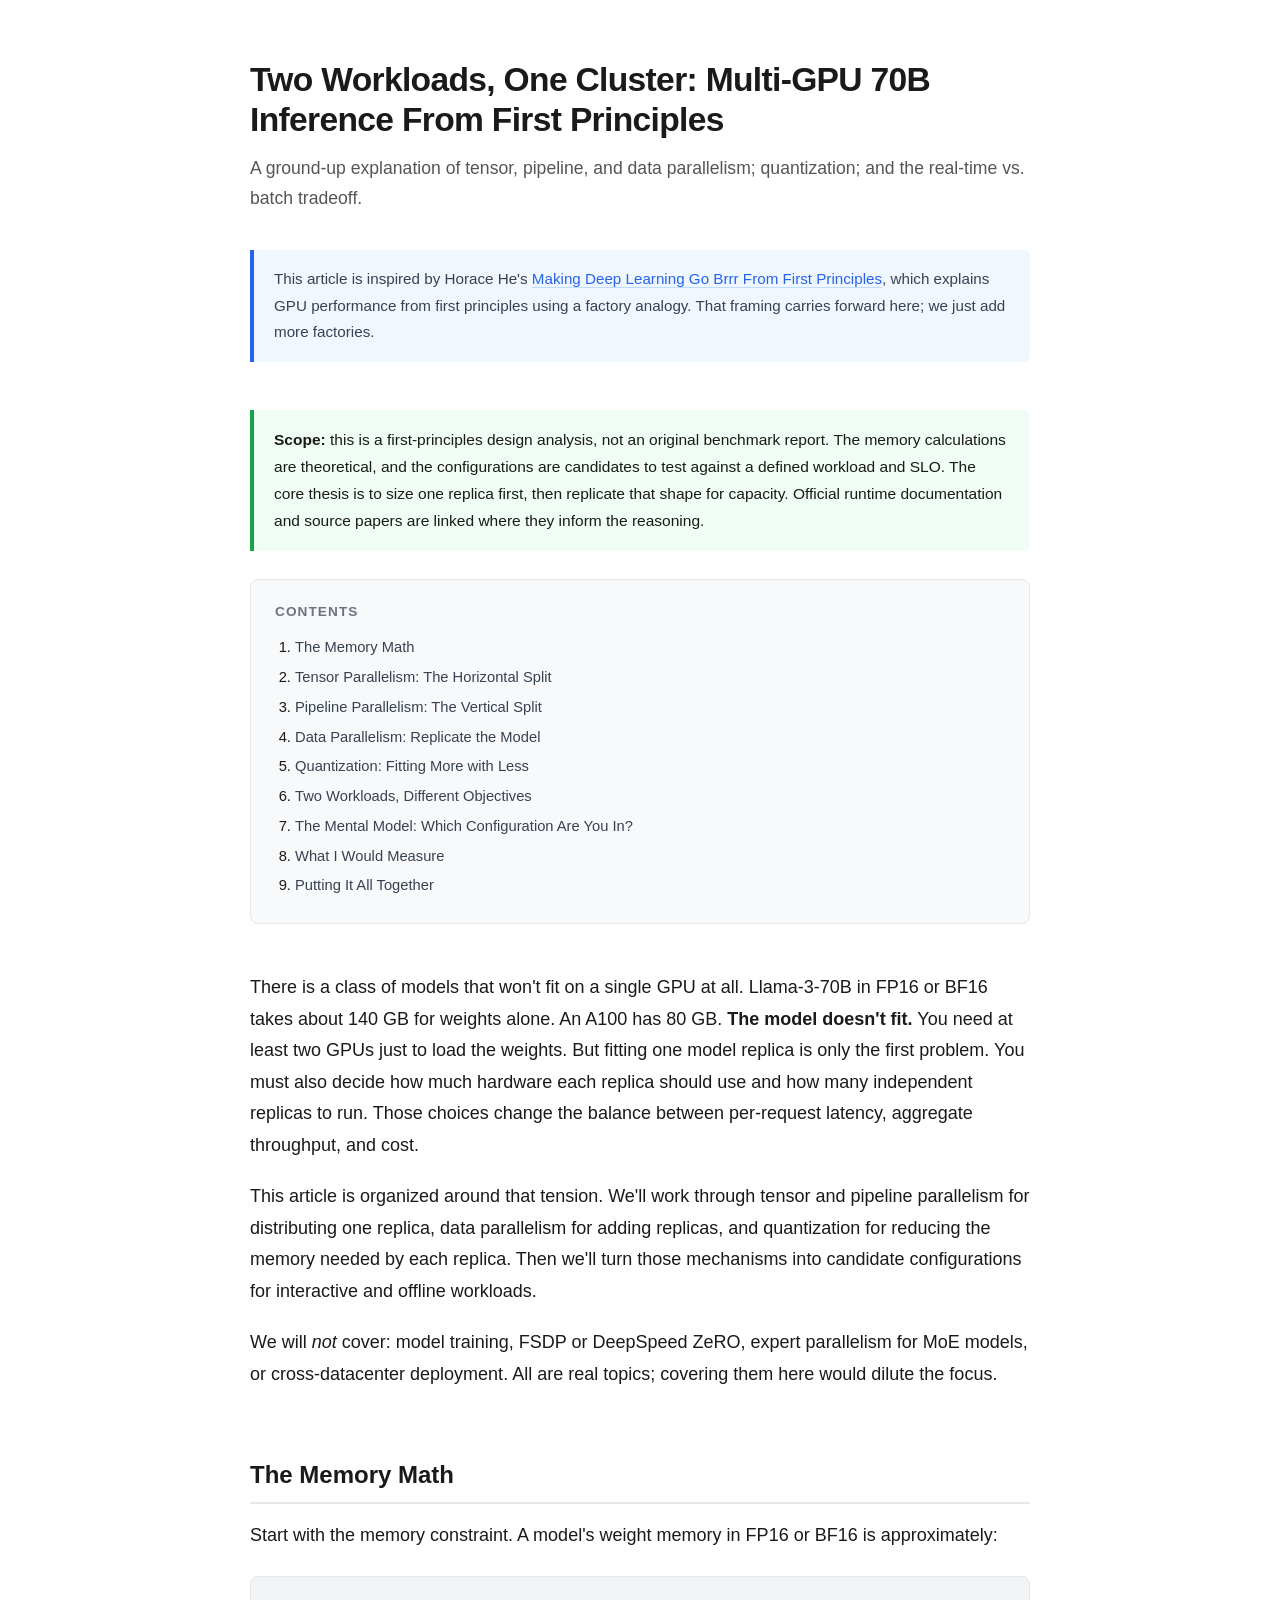
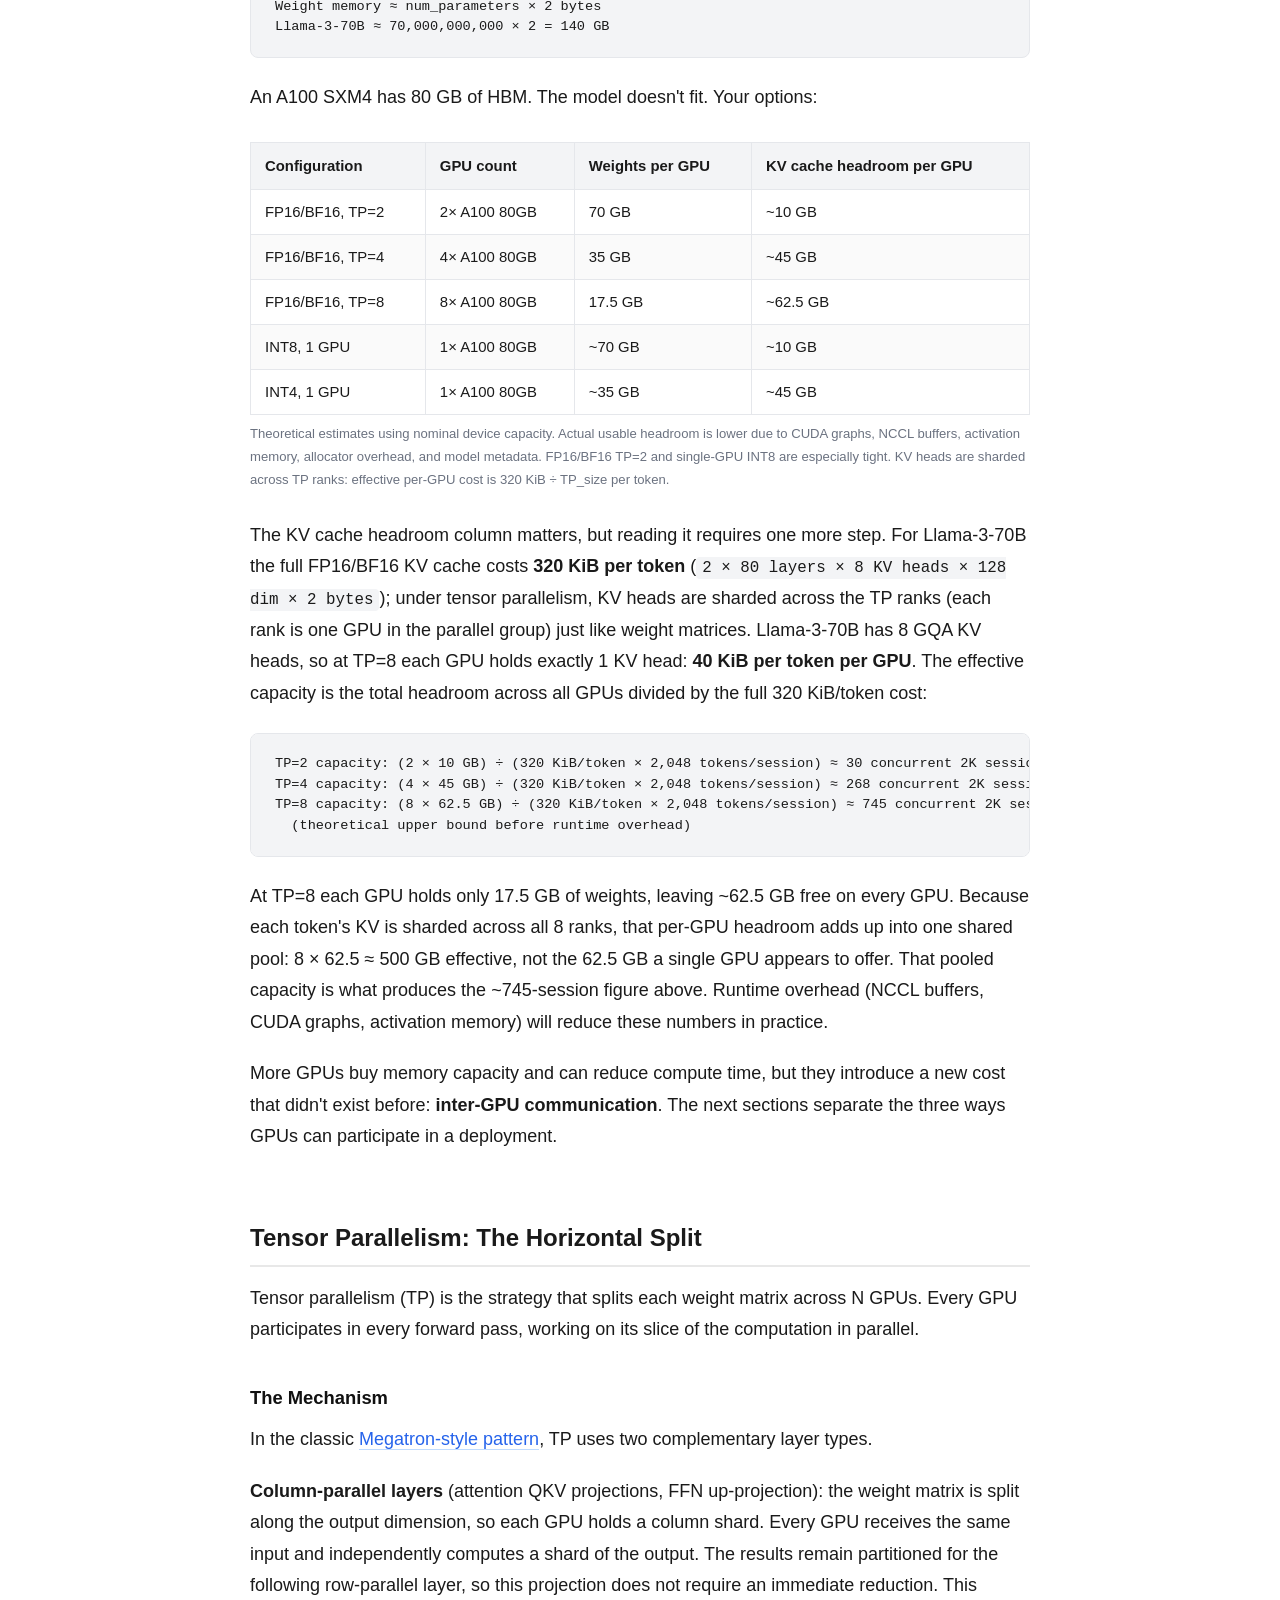
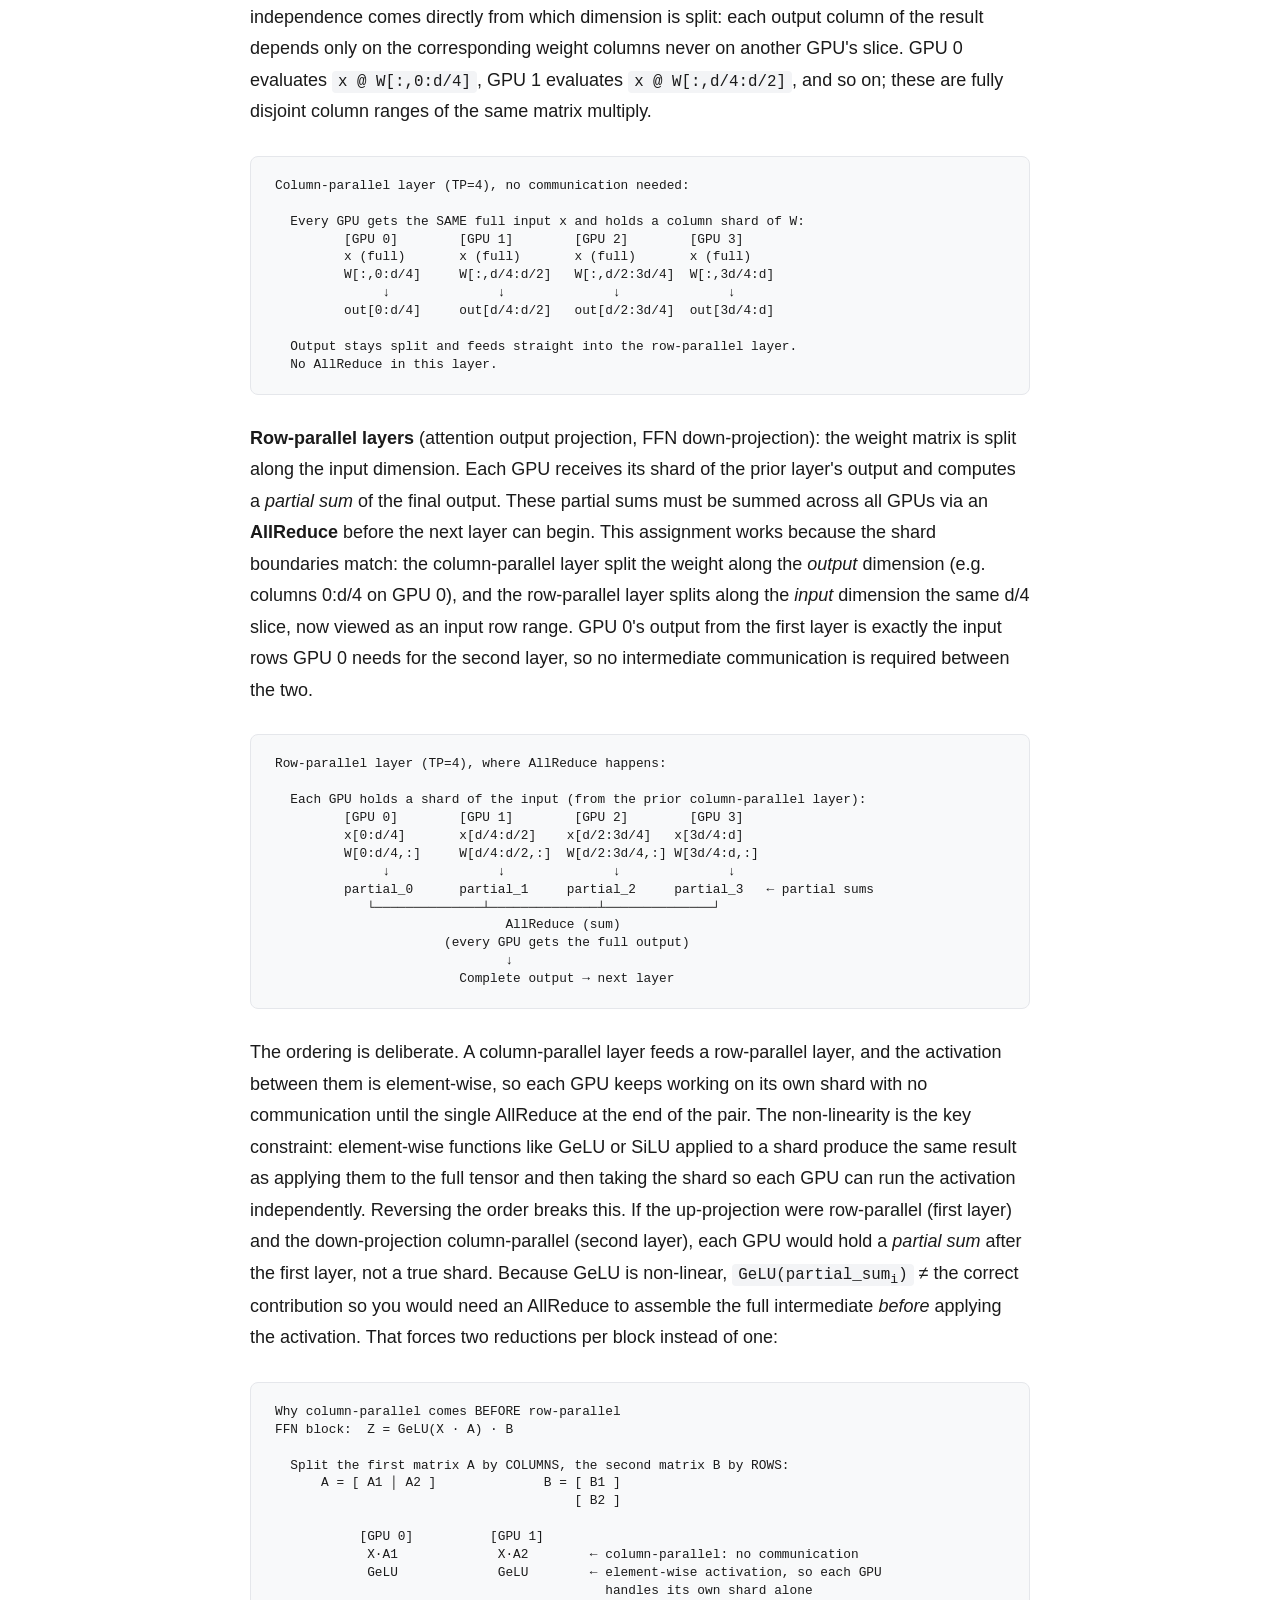
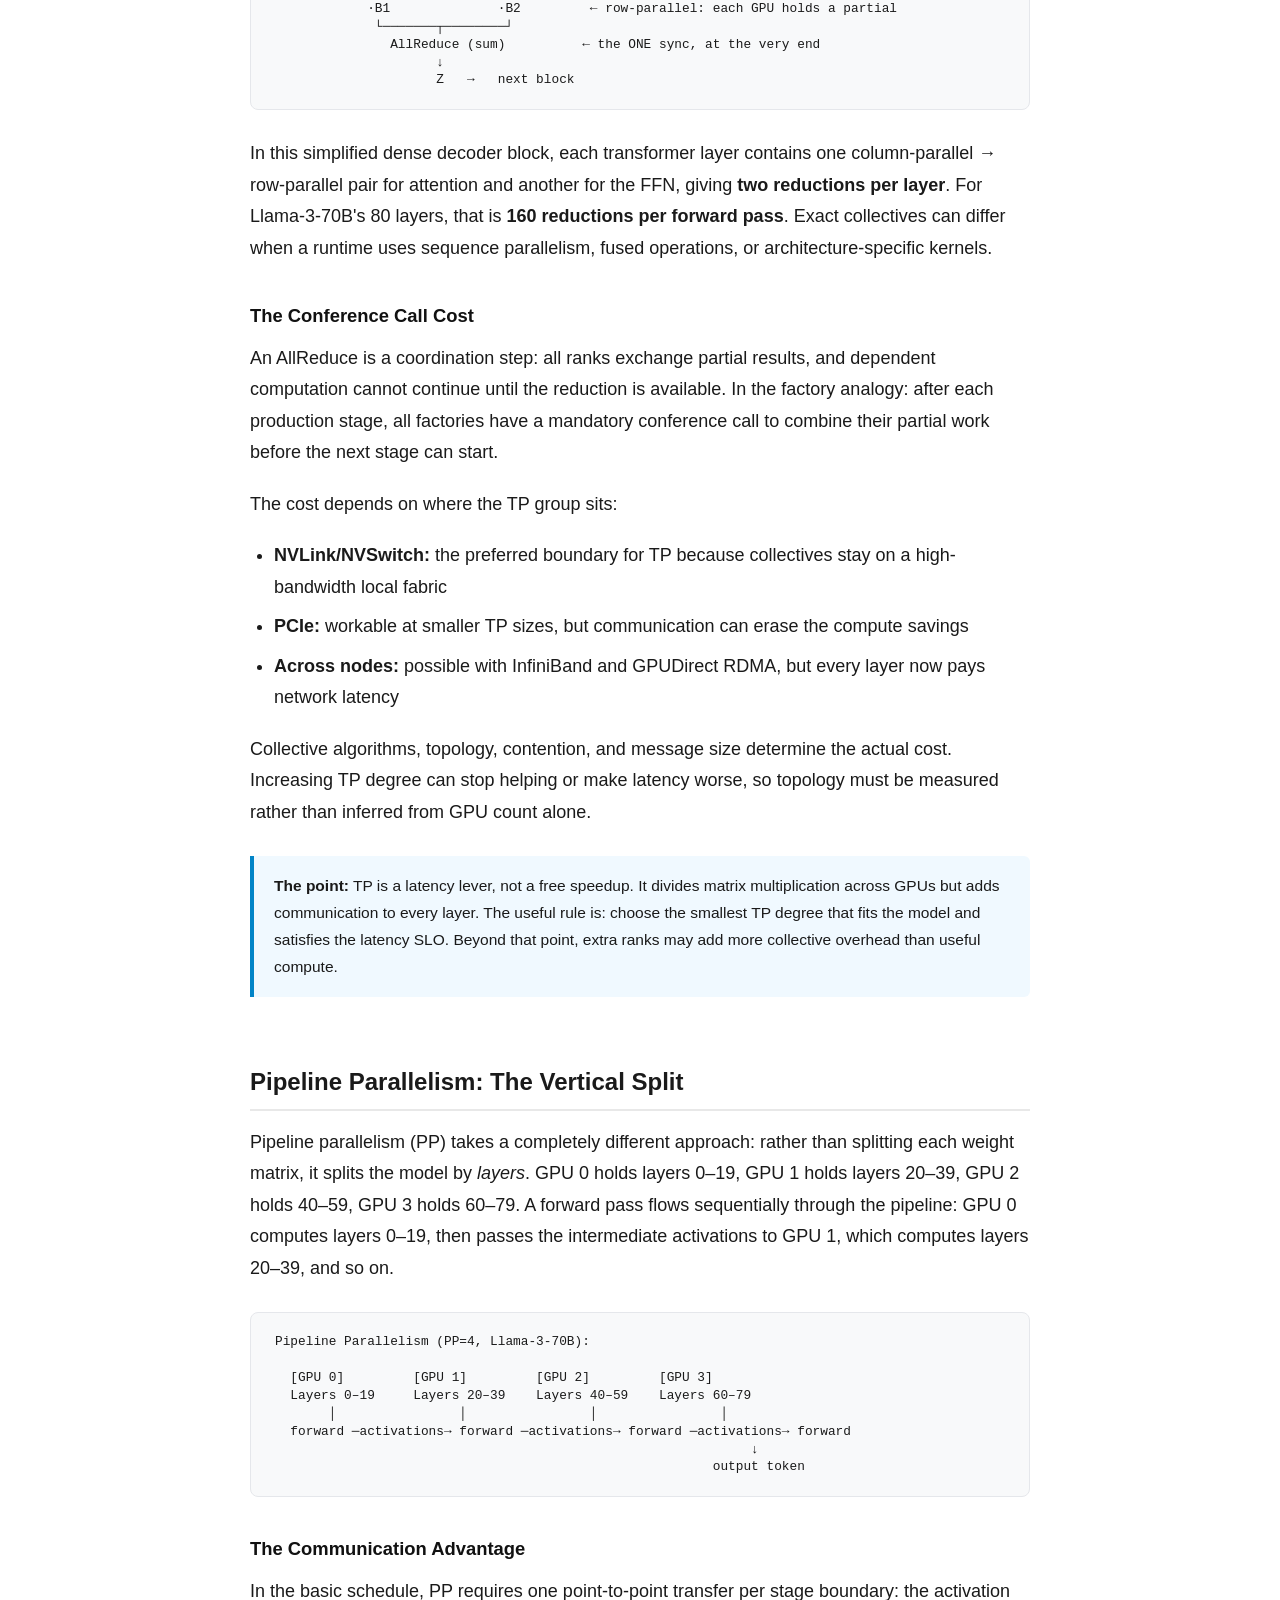
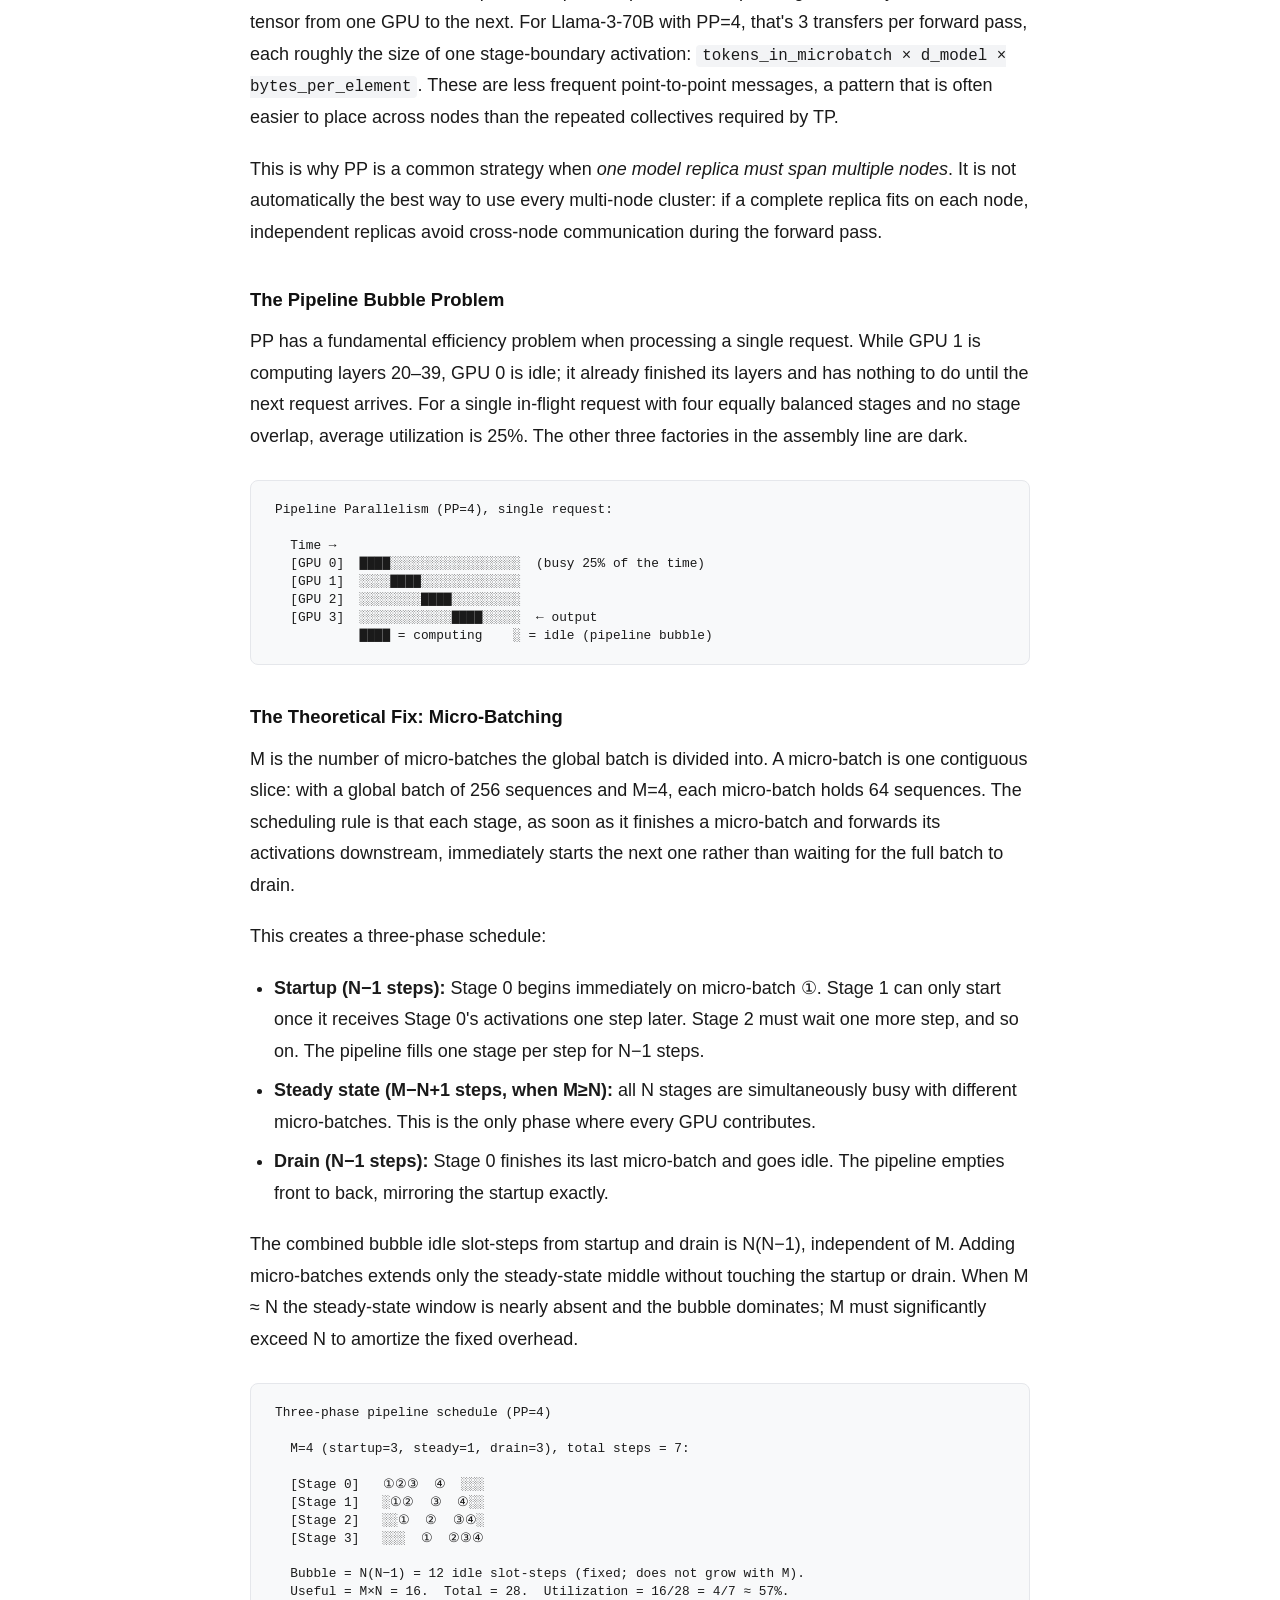
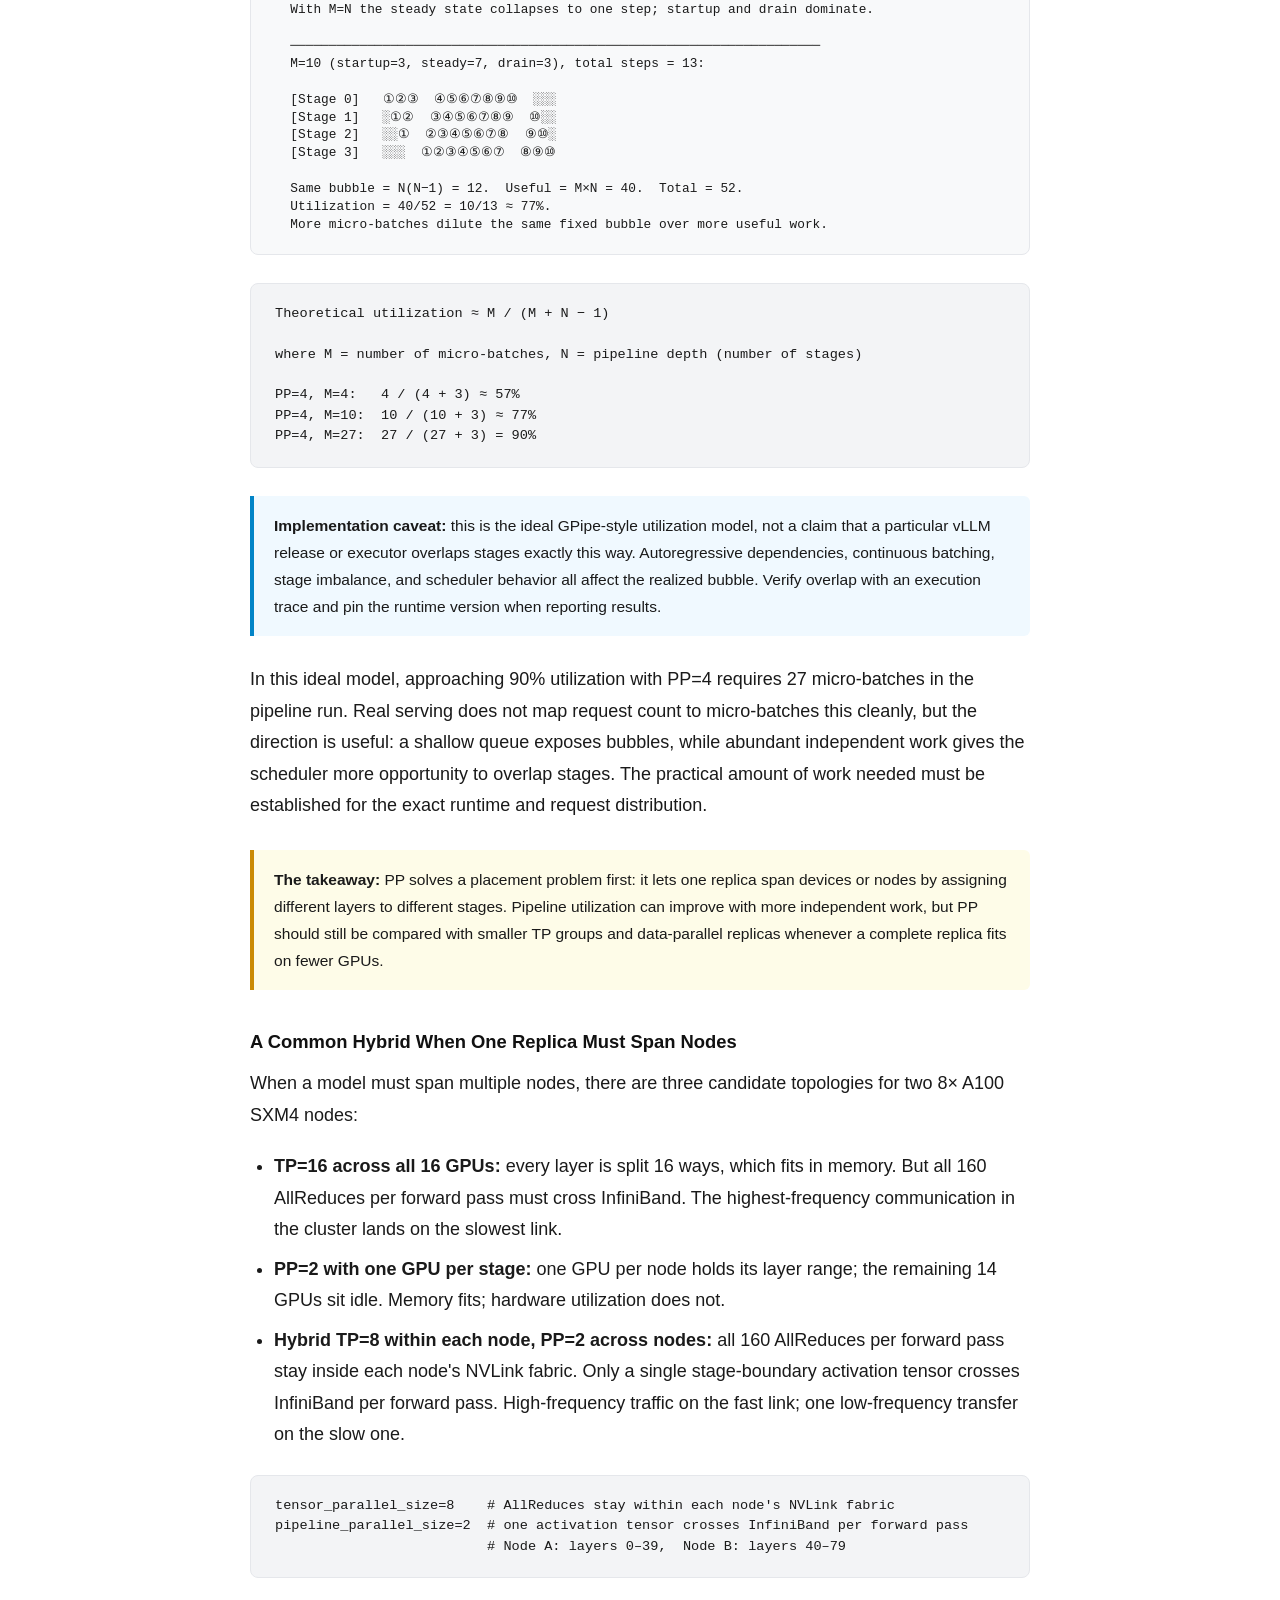
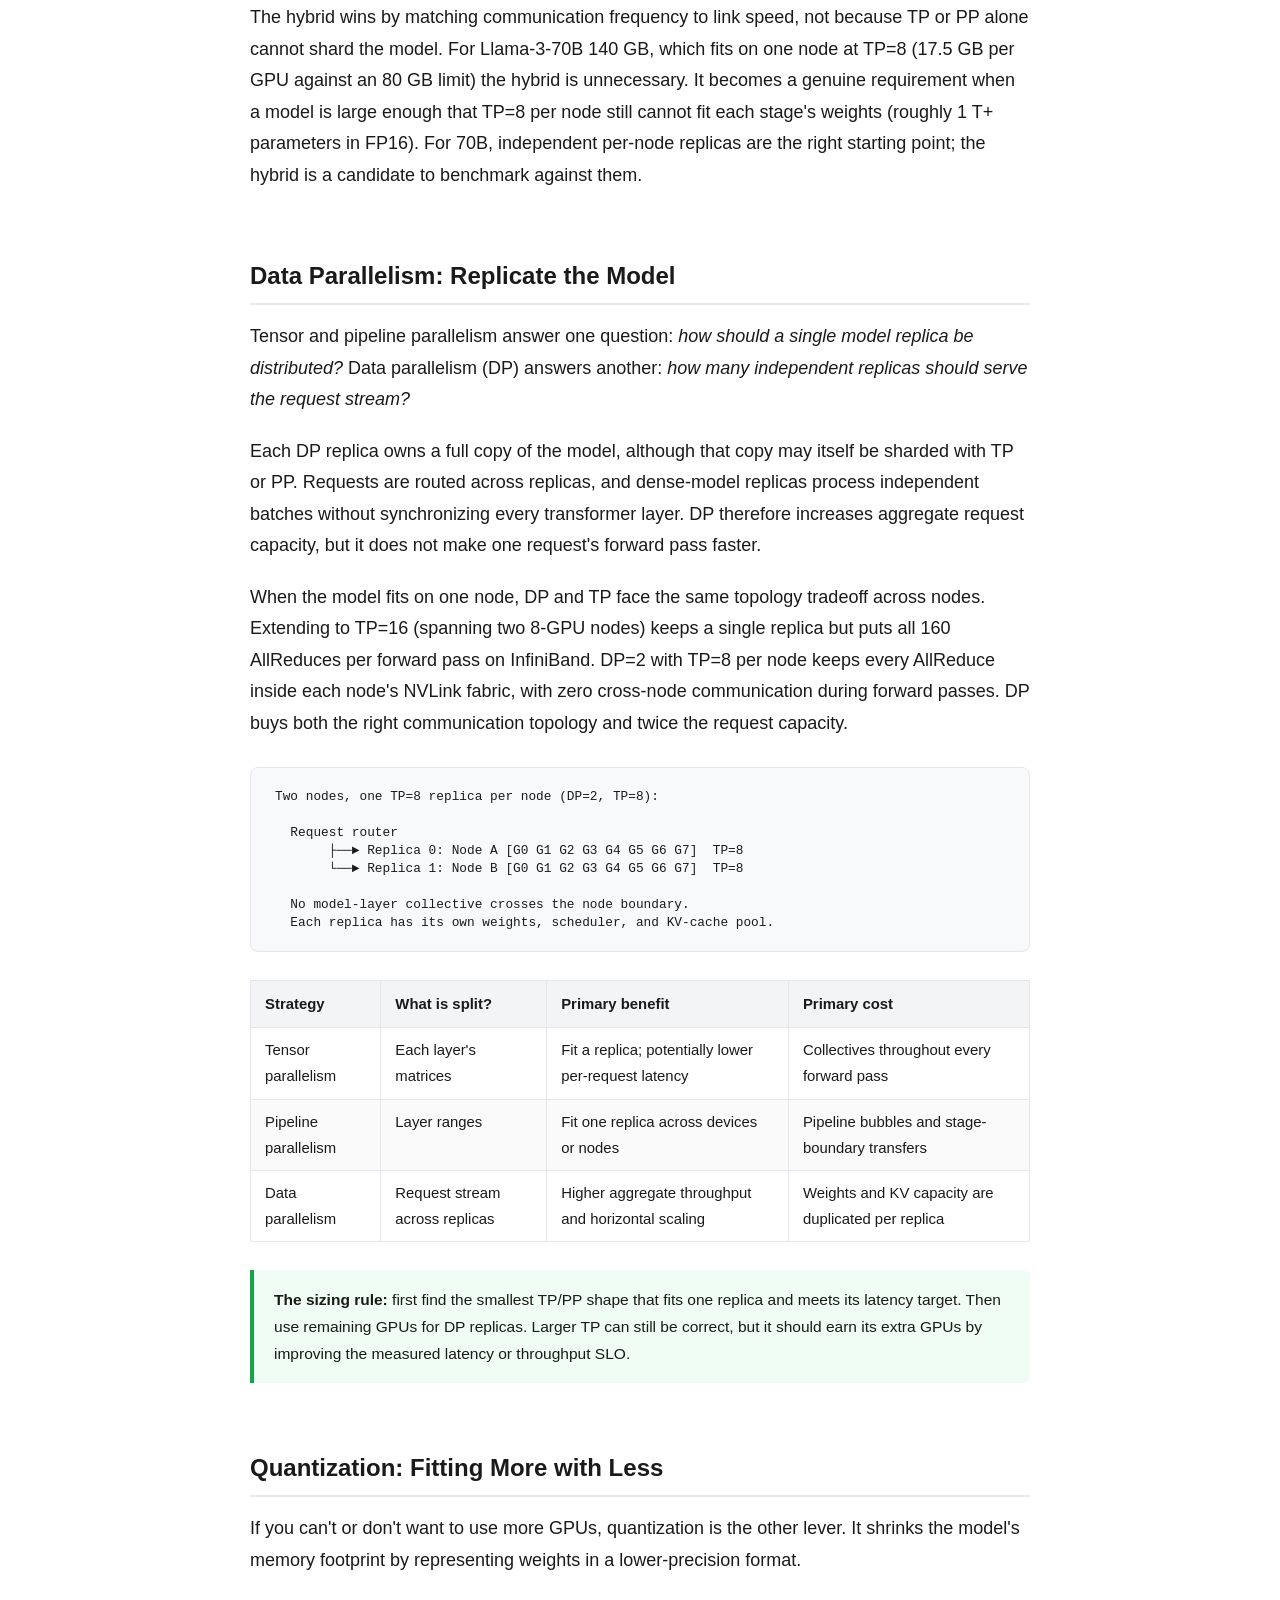
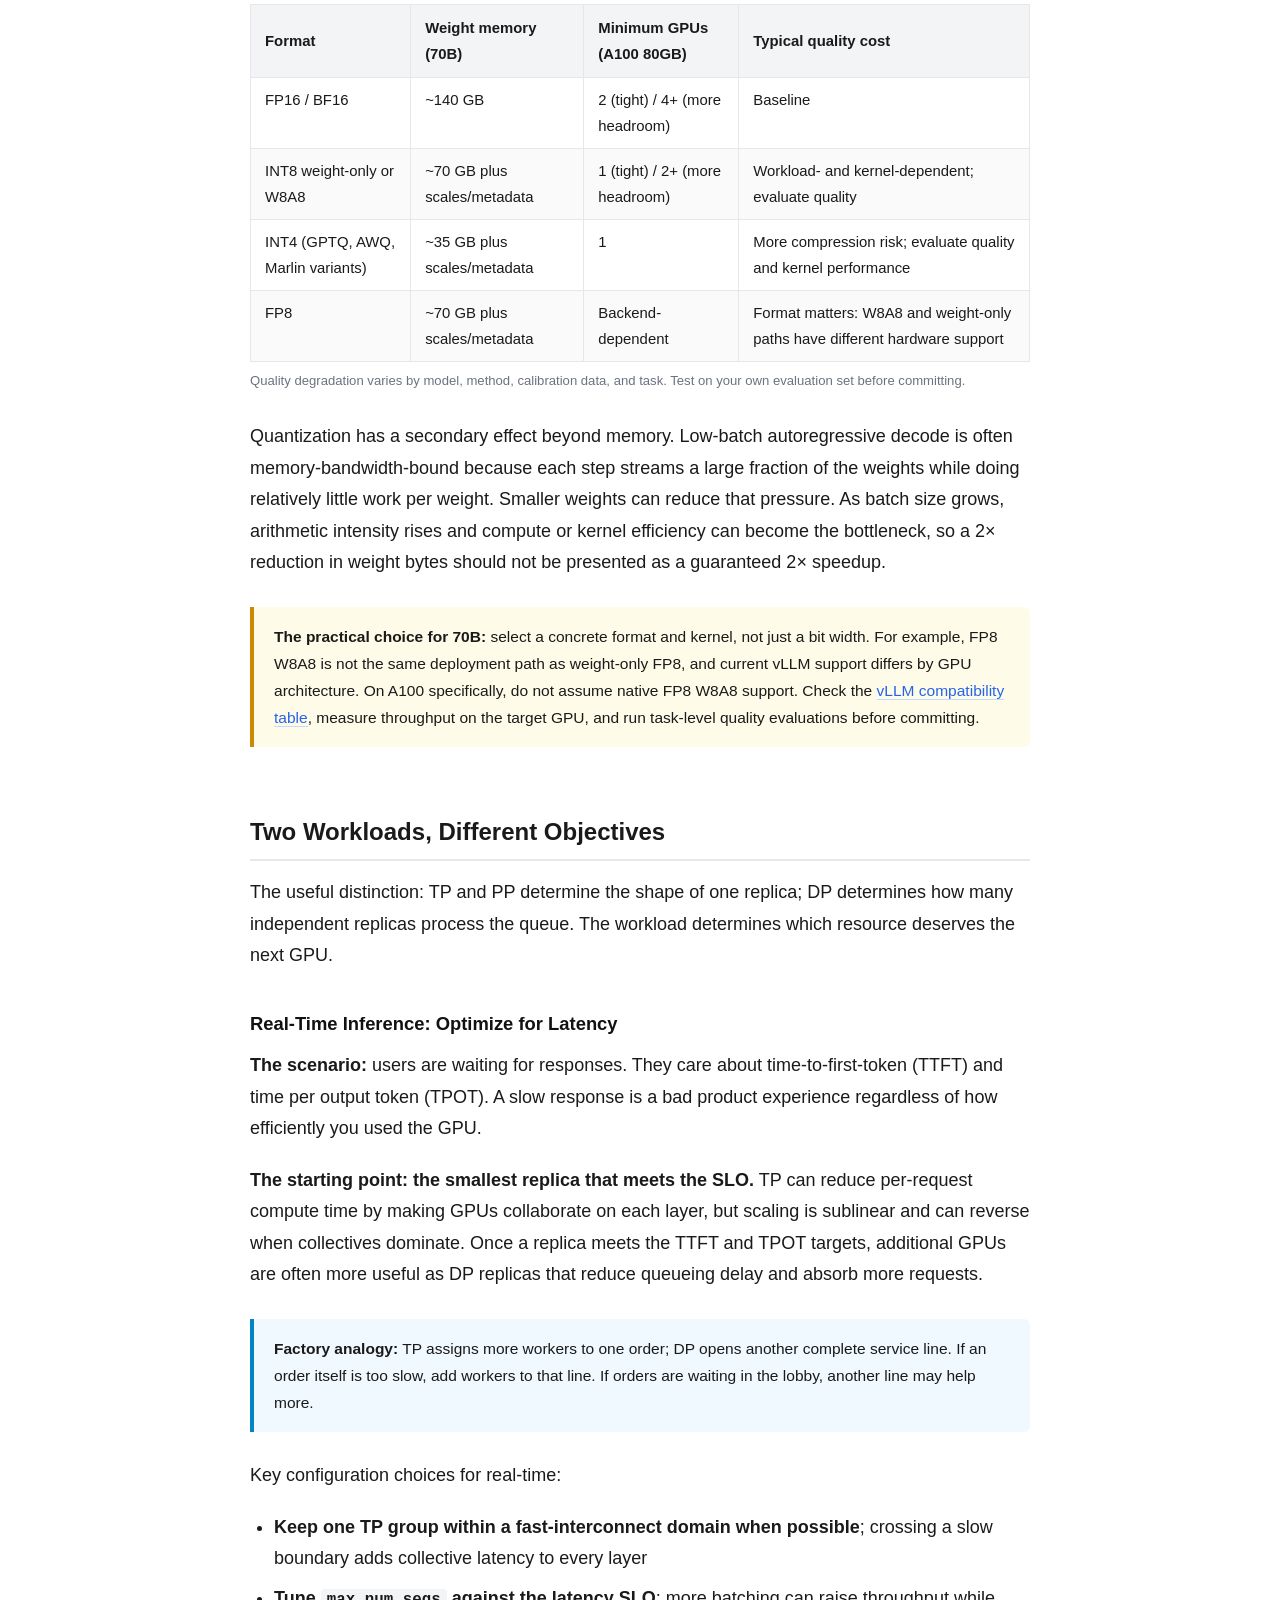
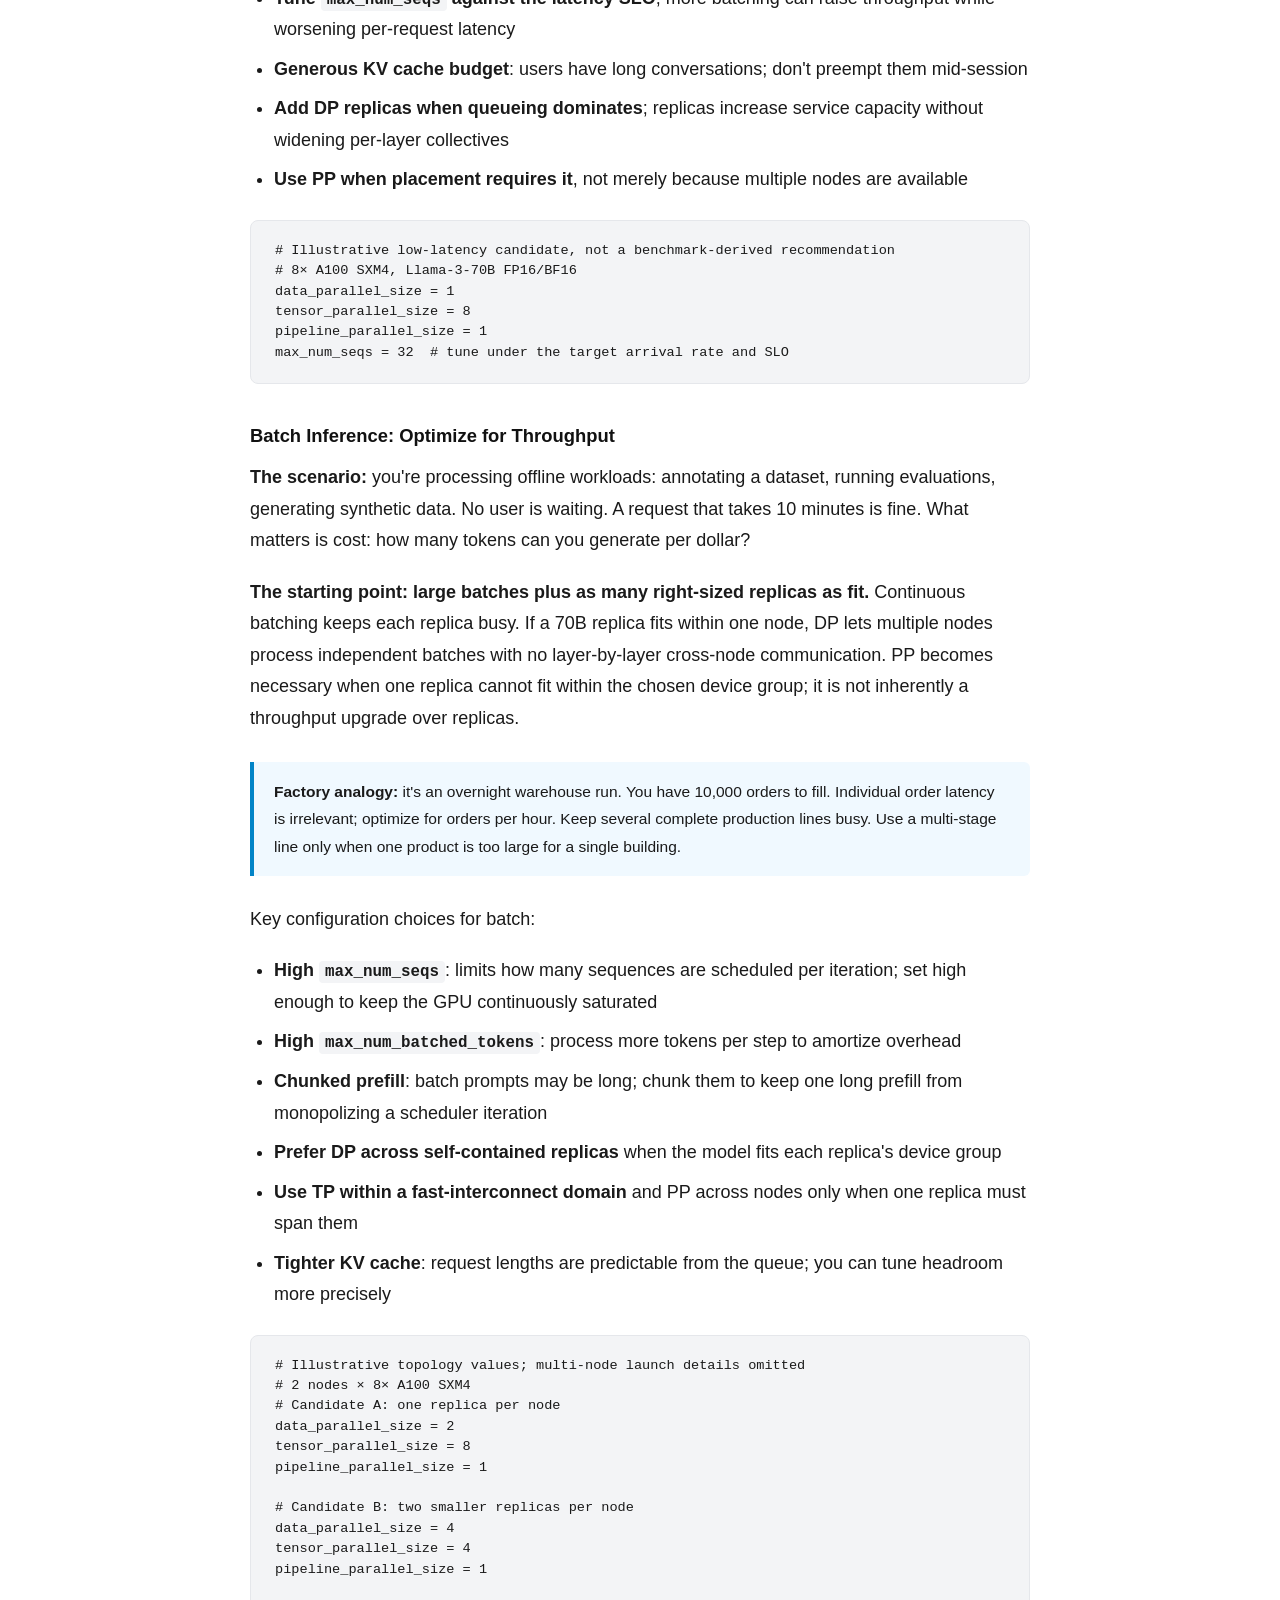
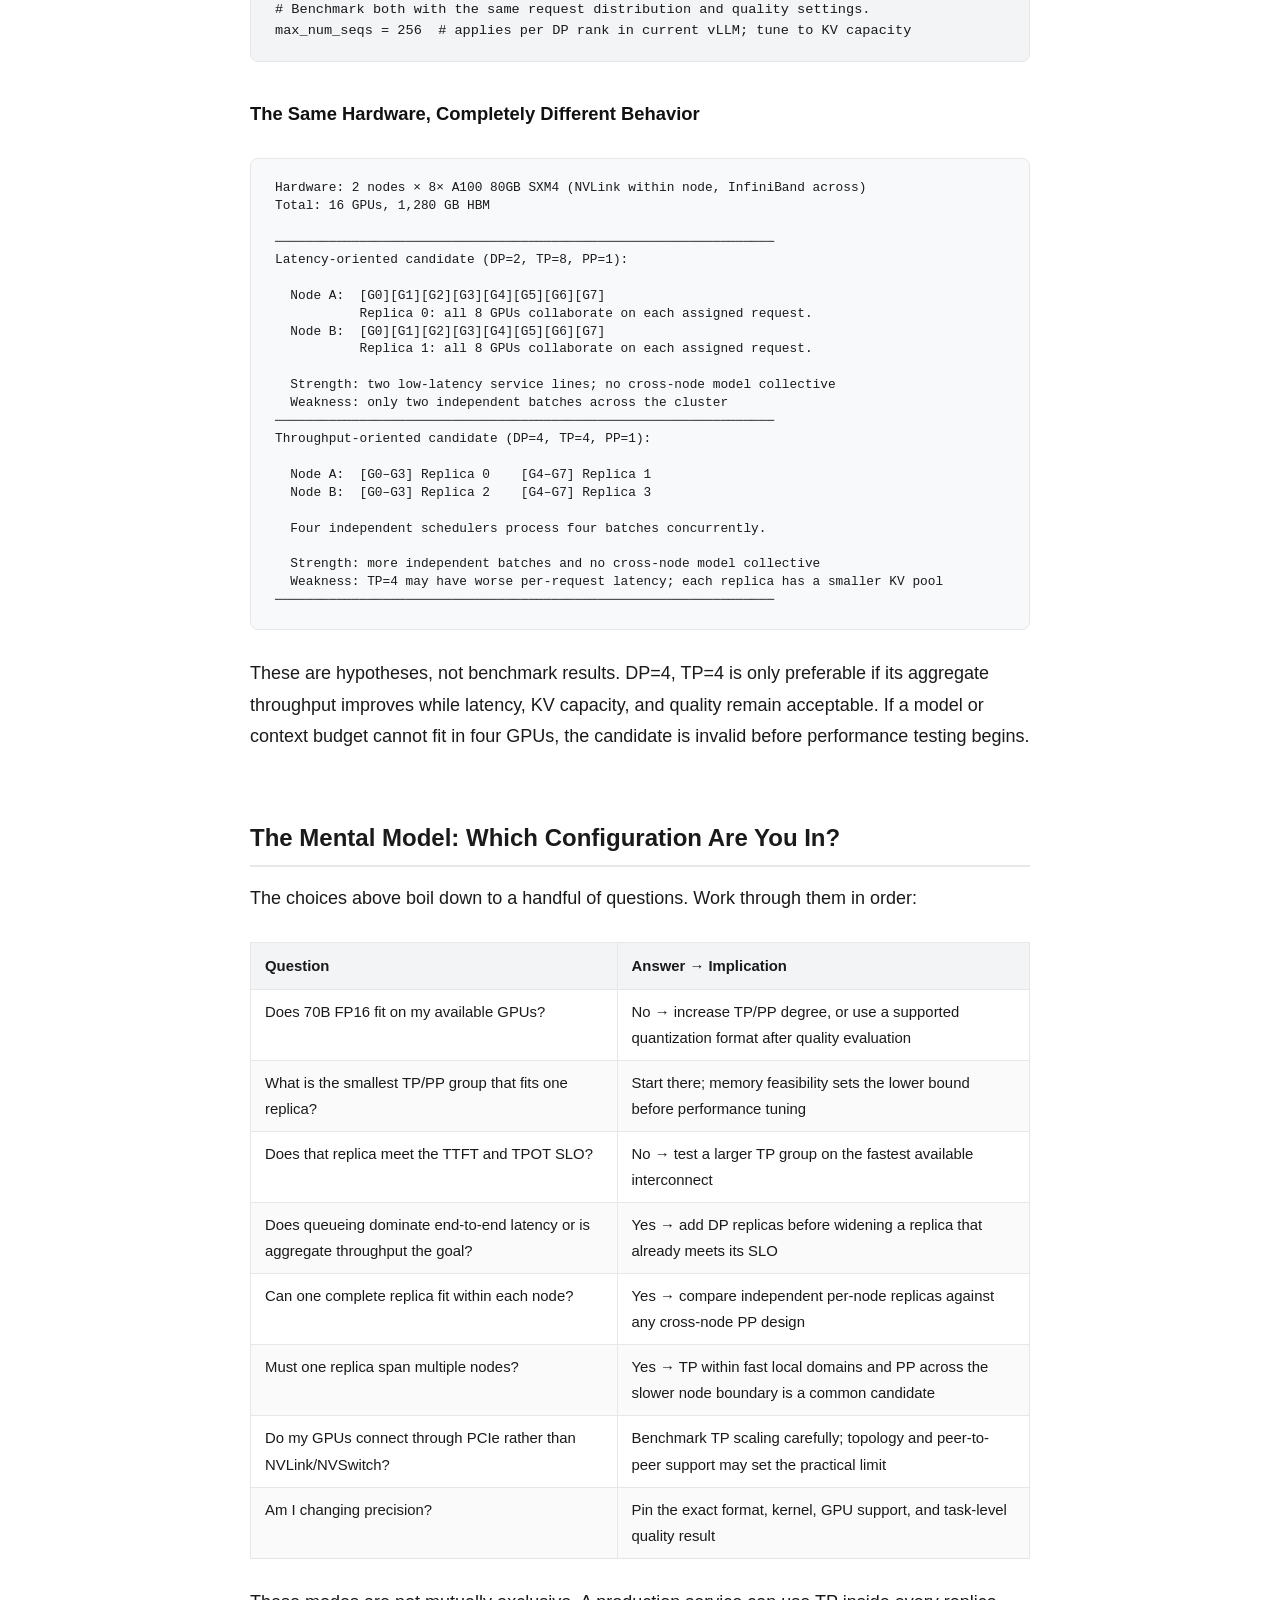
<file: articles/multi-gpu-70b-inference.html>
<!DOCTYPE html>
<html lang="en">
<head>
  <meta charset="UTF-8" />
  <meta name="viewport" content="width=device-width, initial-scale=1.0" />
  <title>Two Workloads, One Cluster: Multi-GPU 70B Inference From First Principles</title>
  <style>
    *, *::before, *::after { box-sizing: border-box; margin: 0; padding: 0; }

    body {
      font-family: -apple-system, BlinkMacSystemFont, "Segoe UI", Roboto, "Helvetica Neue", Arial, sans-serif;
      font-size: 18px;
      line-height: 1.75;
      color: #1a1a1a;
      background: #fff;
      padding: 0 20px;
    }

    .wrapper {
      max-width: 780px;
      margin: 0 auto;
      padding: 60px 0 120px;
    }

    /* ── Typography ─────────────────────────────────────────────── */
    h1 {
      font-size: 2.1rem;
      font-weight: 700;
      line-height: 1.2;
      margin-bottom: 12px;
      letter-spacing: -0.02em;
    }

    .subtitle {
      font-size: 1.1rem;
      color: #555;
      margin-bottom: 36px;
    }

    h2 {
      font-size: 1.5rem;
      font-weight: 700;
      margin-top: 64px;
      margin-bottom: 16px;
      padding-bottom: 6px;
      border-bottom: 2px solid #e8e8e8;
    }

    h3 {
      font-size: 1.15rem;
      font-weight: 700;
      margin-top: 36px;
      margin-bottom: 10px;
      color: #111;
    }

    p { margin-bottom: 20px; }

    a {
      color: #2563eb;
      text-decoration: none;
      border-bottom: 1px solid #bfdbfe;
      transition: border-color 0.15s;
    }
    a:hover { border-color: #2563eb; }

    strong { font-weight: 600; }
    em { font-style: italic; }

    /* ── Attribution box ────────────────────────────────────────── */
    .attribution {
      background: #f0f7ff;
      border-left: 4px solid #2563eb;
      padding: 16px 20px;
      border-radius: 0 6px 6px 0;
      margin-bottom: 48px;
      font-size: 0.95rem;
      color: #374151;
    }

    /* ── Callout / insight boxes ────────────────────────────────── */
    .callout {
      background: #fefce8;
      border-left: 4px solid #ca8a04;
      padding: 16px 20px;
      border-radius: 0 6px 6px 0;
      margin: 28px 0;
      font-size: 0.97rem;
    }
    .callout.blue  { background: #f0f9ff; border-left-color: #0284c7; }
    .callout.green { background: #f0fdf4; border-left-color: #16a34a; }
    .callout.red   { background: #fef2f2; border-left-color: #dc2626; }
    .callout p:last-child { margin-bottom: 0; }

    /* ── Code / monospace ───────────────────────────────────────── */
    code {
      font-family: "SFMono-Regular", Consolas, "Liberation Mono", Menlo, monospace;
      font-size: 0.88em;
      background: #f3f4f6;
      padding: 2px 6px;
      border-radius: 4px;
      color: #1a1a1a;
    }

    pre {
      font-family: "SFMono-Regular", Consolas, "Liberation Mono", Menlo, monospace;
      font-size: 0.85rem;
      background: #f3f4f6;
      border: 1px solid #e5e7eb;
      border-radius: 8px;
      padding: 20px 24px;
      overflow-x: auto;
      line-height: 1.5;
      margin: 24px 0;
      color: #1a1a1a;
    }

    /* ── Tables ─────────────────────────────────────────────────── */
    .table-wrap { overflow-x: auto; margin: 28px 0; }

    table {
      width: 100%;
      border-collapse: collapse;
      font-size: 0.93rem;
    }

    th {
      background: #f3f4f6;
      font-weight: 600;
      text-align: left;
      padding: 10px 14px;
      border: 1px solid #e5e7eb;
    }

    td {
      padding: 9px 14px;
      border: 1px solid #e5e7eb;
      vertical-align: top;
    }

    tr:nth-child(even) td { background: #fafafa; }

    /* ── Diagrams / ASCII art ───────────────────────────────────── */
    .diagram {
      font-family: "SFMono-Regular", Consolas, "Liberation Mono", Menlo, monospace;
      font-size: 0.8rem;
      background: #f8f9fa;
      border: 1px solid #e5e7eb;
      border-radius: 8px;
      padding: 20px 24px;
      overflow-x: auto;
      line-height: 1.4;
      margin: 28px 0;
      white-space: pre;
    }

    /* ── Section divider ────────────────────────────────────────── */
    hr {
      border: none;
      border-top: 1px solid #e8e8e8;
      margin: 60px 0;
    }

    /* ── Lists ──────────────────────────────────────────────────── */
    ul, ol { padding-left: 24px; margin-bottom: 20px; }
    li { margin-bottom: 8px; }

    /* ── Table of contents ──────────────────────────────────────── */
    .toc {
      background: #f8f9fa;
      border: 1px solid #e5e7eb;
      border-radius: 8px;
      padding: 20px 24px;
      margin-bottom: 48px;
      font-size: 0.92rem;
    }
    .toc h2 {
      font-size: 0.85rem;
      text-transform: uppercase;
      letter-spacing: 0.08em;
      color: #6b7280;
      border: none;
      margin-top: 0;
      margin-bottom: 12px;
      padding-bottom: 0;
    }
    .toc ol { margin-bottom: 0; padding-left: 20px; }
    .toc li { margin-bottom: 4px; }
    .toc a { border-bottom: none; color: #374151; }
    .toc a:hover { color: #2563eb; }

    /* ── Footer ─────────────────────────────────────────────────── */
    .footer {
      margin-top: 80px;
      padding-top: 24px;
      border-top: 1px solid #e8e8e8;
      font-size: 0.88rem;
      color: #6b7280;
    }

    @media (max-width: 600px) {
      body { font-size: 16px; }
      h1 { font-size: 1.6rem; }
      h2 { font-size: 1.25rem; }
    }
  </style>
</head>
<body>
<main>
<article>
<div class="wrapper">

  <h1>Two Workloads, One Cluster: Multi-GPU 70B Inference From First Principles</h1>
  <p class="subtitle">A ground-up explanation of tensor, pipeline, and data parallelism; quantization; and the real-time vs. batch tradeoff.</p>

  <div class="attribution">
    This article is inspired by Horace He's
    <a href="https://horace.io/brrr_intro.html">Making Deep Learning Go Brrr From First Principles</a>,
    which explains GPU performance from first principles using a factory analogy.
    That framing carries forward here; we just add more factories.
  </div>

  <div class="callout green">
    <p>
      <strong>Scope:</strong> this is a first-principles design analysis, not an original benchmark
      report. The memory calculations are theoretical, and the configurations are candidates to
      test against a defined workload and SLO. The core thesis is to size one replica first, then
      replicate that shape for capacity. Official runtime documentation and source papers are linked
      where they inform the reasoning.
    </p>
  </div>

  <nav class="toc" aria-label="Table of contents">
    <h2>Contents</h2>
    <ol>
      <li><a href="#memory-math">The Memory Math</a></li>
      <li><a href="#tp">Tensor Parallelism: The Horizontal Split</a></li>
      <li><a href="#pp">Pipeline Parallelism: The Vertical Split</a></li>
      <li><a href="#dp">Data Parallelism: Replicate the Model</a></li>
      <li><a href="#quantization">Quantization: Fitting More with Less</a></li>
      <li><a href="#two-workloads">Two Workloads, Different Objectives</a></li>
      <li><a href="#mental-model">The Mental Model: Which Configuration Are You In?</a></li>
      <li><a href="#measure">What I Would Measure</a></li>
      <li><a href="#together">Putting It All Together</a></li>
    </ol>
  </nav>

  <p>
    There is a class of models that won't fit on a single GPU at all.
    Llama-3-70B in FP16 or BF16 takes about 140&nbsp;GB for weights alone. An A100 has 80&nbsp;GB.
    <strong>The model doesn't fit.</strong> You need at least two GPUs just to load the weights.
    But fitting one model replica is only the first problem. You must also decide how much hardware
    each replica should use and how many independent replicas to run. Those choices change the
    balance between per-request latency, aggregate throughput, and cost.
  </p>

  <p>
    This article is organized around that tension. We'll work through tensor and pipeline parallelism
    for distributing one replica, data parallelism for adding replicas, and quantization for reducing
    the memory needed by each replica. Then we'll turn those mechanisms into candidate configurations
    for interactive and offline workloads.
  </p>

  <p>
    We will <em>not</em> cover: model training, FSDP or DeepSpeed ZeRO, expert parallelism for
    MoE models, or cross-datacenter deployment. All are real topics; covering them here would dilute the focus.
  </p>

  <!-- ═══════════════════════════════════════════════════════════════ -->
  <h2 id="memory-math">The Memory Math</h2>

  <p>
    Start with the memory constraint.
    A model's weight memory in FP16 or BF16 is approximately:
  </p>

  <pre>Weight memory ≈ num_parameters × 2 bytes
Llama-3-70B ≈ 70,000,000,000 × 2 = 140 GB</pre>

  <p>
    An A100 SXM4 has 80&nbsp;GB of HBM. The model doesn't fit. Your options:
  </p>

  <div class="table-wrap">
  <table>
    <caption style="caption-side:bottom; font-size:0.82rem; color:#6b7280; text-align:left; padding-top:8px;">
      Theoretical estimates using nominal device capacity. Actual usable headroom is lower due to CUDA graphs, NCCL buffers, activation memory, allocator overhead, and model metadata. FP16/BF16 TP=2 and single-GPU INT8 are especially tight.
      KV heads are sharded across TP ranks: effective per-GPU cost is 320&nbsp;KiB ÷ TP_size per token.
    </caption>
    <thead>
      <tr>
        <th scope="col">Configuration</th>
        <th scope="col">GPU count</th>
        <th scope="col">Weights per GPU</th>
        <th scope="col">KV cache headroom per GPU</th>
      </tr>
    </thead>
    <tbody>
      <tr><td>FP16/BF16, TP=2</td><td>2× A100 80GB</td><td>70 GB</td><td>~10 GB</td></tr>
      <tr><td>FP16/BF16, TP=4</td><td>4× A100 80GB</td><td>35 GB</td><td>~45 GB</td></tr>
      <tr><td>FP16/BF16, TP=8</td><td>8× A100 80GB</td><td>17.5 GB</td><td>~62.5 GB</td></tr>
      <tr><td>INT8, 1 GPU</td><td>1× A100 80GB</td><td>~70 GB</td><td>~10 GB</td></tr>
      <tr><td>INT4, 1 GPU</td><td>1× A100 80GB</td><td>~35 GB</td><td>~45 GB</td></tr>
    </tbody>
  </table>
  </div>

  <p>
    The KV cache headroom column matters, but reading it requires one more step.
    For Llama-3-70B the full FP16/BF16 KV cache costs <strong>320&nbsp;KiB per token</strong>
    (<code>2 × 80 layers × 8 KV heads × 128 dim × 2 bytes</code>); under tensor parallelism,
    KV heads are sharded across the TP ranks (each rank is one GPU in the parallel group) just like
    weight matrices. Llama-3-70B has 8 GQA KV heads,
    so at TP=8 each GPU holds exactly 1 KV head: <strong>40&nbsp;KiB per token per GPU</strong>.
    The effective capacity is the total headroom across all GPUs divided by the full 320&nbsp;KiB/token cost:
  </p>

  <pre>TP=2 capacity: (2 × 10 GB) ÷ (320 KiB/token × 2,048 tokens/session) ≈ 30 concurrent 2K sessions
TP=4 capacity: (4 × 45 GB) ÷ (320 KiB/token × 2,048 tokens/session) ≈ 268 concurrent 2K sessions
TP=8 capacity: (8 × 62.5 GB) ÷ (320 KiB/token × 2,048 tokens/session) ≈ 745 concurrent 2K sessions
  (theoretical upper bound before runtime overhead)</pre>

  <p>
    At TP=8 each GPU holds only 17.5&nbsp;GB of weights, leaving ~62.5&nbsp;GB free on every GPU.
    Because each token's KV is sharded across all 8 ranks, that per-GPU headroom adds up into one
    shared pool: 8 × 62.5 ≈ 500&nbsp;GB effective, not the 62.5&nbsp;GB a single GPU appears to offer.
    That pooled capacity is what produces the ~745-session figure above. Runtime overhead
    (NCCL buffers, CUDA graphs, activation memory) will reduce these numbers in practice.
  </p>

  <p>
    More GPUs buy memory capacity and can reduce compute time, but they introduce
    a new cost that didn't exist before: <strong>inter-GPU communication</strong>.
    The next sections separate the three ways GPUs can participate in a deployment.
  </p>

  <!-- ═══════════════════════════════════════════════════════════════ -->
  <h2 id="tp">Tensor Parallelism: The Horizontal Split</h2>

  <p>
    Tensor parallelism (TP) is the strategy that splits each weight matrix across N GPUs.
    Every GPU participates in every forward pass, working on its slice of the computation in parallel.
  </p>

  <h3>The Mechanism</h3>

  <p>
    In the classic <a href="https://arxiv.org/abs/1909.08053">Megatron-style pattern</a>, TP uses two complementary layer types.
  </p>

  <p>
    <strong>Column-parallel layers</strong> (attention QKV projections, FFN up-projection):
    the weight matrix is split along the output dimension, so each GPU holds a column shard.
    Every GPU receives the same input and independently computes a shard of the output.
    The results remain partitioned for the following row-parallel layer, so this projection
    does not require an immediate reduction.
    This independence comes directly from which dimension is split: each output column of the result
    depends only on the corresponding weight columns never on another GPU's slice.
    GPU 0 evaluates <code>x @ W[:,0:d/4]</code>, GPU 1 evaluates <code>x @ W[:,d/4:d/2]</code>,
    and so on; these are fully disjoint column ranges of the same matrix multiply.
  </p>

<div class="diagram">Column-parallel layer (TP=4), no communication needed:

  Every GPU gets the SAME full input x and holds a column shard of W:
         [GPU 0]        [GPU 1]        [GPU 2]        [GPU 3]
         x (full)       x (full)       x (full)       x (full)
         W[:,0:d/4]     W[:,d/4:d/2]   W[:,d/2:3d/4]  W[:,3d/4:d]
              ↓              ↓              ↓              ↓
         out[0:d/4]     out[d/4:d/2]   out[d/2:3d/4]  out[3d/4:d]

  Output stays split and feeds straight into the row-parallel layer.
  No AllReduce in this layer.</div>

  <p>
    <strong>Row-parallel layers</strong> (attention output projection, FFN down-projection):
    the weight matrix is split along the input dimension. Each GPU receives its shard of the
    prior layer's output and computes a <em>partial sum</em> of the final output.
    These partial sums must be summed across all GPUs via an <strong>AllReduce</strong>
    before the next layer can begin.
    This assignment works because the shard boundaries match: the column-parallel layer split
    the weight along the <em>output</em> dimension (e.g. columns 0:d/4 on GPU 0), and the
    row-parallel layer splits along the <em>input</em> dimension the same d/4 slice, now
    viewed as an input row range. GPU 0's output from the first layer is exactly the input
    rows GPU 0 needs for the second layer, so no intermediate communication is required between
    the two.
  </p>

<div class="diagram">Row-parallel layer (TP=4), where AllReduce happens:

  Each GPU holds a shard of the input (from the prior column-parallel layer):
         [GPU 0]        [GPU 1]        [GPU 2]        [GPU 3]
         x[0:d/4]       x[d/4:d/2]    x[d/2:3d/4]   x[3d/4:d]
         W[0:d/4,:]     W[d/4:d/2,:]  W[d/2:3d/4,:] W[3d/4:d,:]
              ↓              ↓              ↓              ↓
         partial_0      partial_1     partial_2     partial_3   ← partial sums
            └──────────────┴──────────────┴──────────────┘
                              AllReduce (sum)
                      (every GPU gets the full output)
                              ↓
                        Complete output → next layer</div>

  <p>
    The ordering is deliberate. A column-parallel layer feeds a row-parallel layer, and the
    activation between them is element-wise, so each GPU keeps working on its own shard with
    no communication until the single AllReduce at the end of the pair.
    The non-linearity is the key constraint: element-wise functions like GeLU or SiLU applied
    to a shard produce the same result as applying them to the full tensor and then taking the
    shard so each GPU can run the activation independently. Reversing the order breaks this.
    If the up-projection were row-parallel (first layer) and the down-projection column-parallel
    (second layer), each GPU would hold a <em>partial sum</em> after the first layer, not a true
    shard. Because GeLU is non-linear,
    <code>GeLU(partial_sum<sub>i</sub>)</code> ≠ the correct contribution so you would need
    an AllReduce to assemble the full intermediate <em>before</em> applying the activation.
    That forces two reductions per block instead of one:
  </p>

<div class="diagram">Why column-parallel comes BEFORE row-parallel
FFN block:  Z = GeLU(X · A) · B

  Split the first matrix A by COLUMNS, the second matrix B by ROWS:
      A = [ A1 │ A2 ]              B = [ B1 ]
                                       [ B2 ]

           [GPU 0]          [GPU 1]
            X·A1             X·A2        ← column-parallel: no communication
            GeLU             GeLU        ← element-wise activation, so each GPU
                                           handles its own shard alone
            ·B1              ·B2         ← row-parallel: each GPU holds a partial
             └───────┬────────┘
               AllReduce (sum)          ← the ONE sync, at the very end
                     ↓
                     Z   →   next block</div>

  <p>
    In this simplified dense decoder block, each transformer layer contains one
    column-parallel → row-parallel pair for attention and another for the FFN, giving
    <strong>two reductions per layer</strong>. For Llama-3-70B's 80 layers, that is
    <strong>160 reductions per forward pass</strong>. Exact collectives can differ when a runtime
    uses sequence parallelism, fused operations, or architecture-specific kernels.
  </p>

  <h3>The Conference Call Cost</h3>

  <p>
    An AllReduce is a coordination step: all ranks exchange partial results, and dependent
    computation cannot continue until the reduction is available. In the factory analogy: after each
    production stage, all factories have a mandatory conference call to combine their partial
    work before the next stage can start.
  </p>

  <p>
    The cost depends on where the TP group sits:
  </p>

  <ul>
    <li><strong>NVLink/NVSwitch:</strong> the preferred boundary for TP because collectives stay on a high-bandwidth local fabric</li>
    <li><strong>PCIe:</strong> workable at smaller TP sizes, but communication can erase the compute savings</li>
    <li><strong>Across nodes:</strong> possible with InfiniBand and GPUDirect RDMA, but every layer now pays network latency</li>
  </ul>

  <p>
    Collective algorithms, topology, contention, and message size determine the actual cost.
    Increasing TP degree can stop helping or make latency worse, so topology must be measured
    rather than inferred from GPU count alone.
  </p>

  <div class="callout blue">
    <p>
      <strong>The point:</strong> TP is a latency lever, not a free speedup. It divides
      matrix multiplication across GPUs but adds communication to every layer. The useful rule is:
      choose the smallest TP degree that fits the model and satisfies the latency SLO. Beyond that
      point, extra ranks may add more collective overhead than useful compute.
    </p>
  </div>

  <!-- ═══════════════════════════════════════════════════════════════ -->
  <h2 id="pp">Pipeline Parallelism: The Vertical Split</h2>

  <p>
    Pipeline parallelism (PP) takes a completely different approach: rather than splitting each
    weight matrix, it splits the model by <em>layers</em>. GPU 0 holds layers 0–19,
    GPU 1 holds layers 20–39, GPU 2 holds 40–59, GPU 3 holds 60–79.
    A forward pass flows sequentially through the pipeline: GPU 0 computes layers 0–19,
    then passes the intermediate activations to GPU 1, which computes layers 20–39, and so on.
  </p>

<div class="diagram">Pipeline Parallelism (PP=4, Llama-3-70B):

  [GPU 0]         [GPU 1]         [GPU 2]         [GPU 3]
  Layers 0–19     Layers 20–39    Layers 40–59    Layers 60–79
       │                │                │                │
  forward ─activations→ forward ─activations→ forward ─activations→ forward
                                                              ↓
                                                         output token</div>

  <h3>The Communication Advantage</h3>

  <p>
    In the basic schedule, PP requires one point-to-point transfer per stage boundary: the activation
    tensor from one GPU to the next. For Llama-3-70B with PP=4, that's 3 transfers per forward
    pass, each roughly the size of one stage-boundary activation:
    <code>tokens_in_microbatch × d_model × bytes_per_element</code>.
    These are less frequent point-to-point messages, a pattern that is often easier to place across
    nodes than the repeated collectives required by TP.
  </p>

  <p>
    This is why PP is a common strategy when <em>one model replica must span multiple nodes</em>.
    It is not automatically the best way to use every multi-node cluster: if a complete replica fits
    on each node, independent replicas avoid cross-node communication during the forward pass.
  </p>

  <h3>The Pipeline Bubble Problem</h3>

  <p>
    PP has a fundamental efficiency problem when processing a single request.
    While GPU 1 is computing layers 20–39, GPU 0 is idle; it already finished its layers
    and has nothing to do until the next request arrives. For a single in-flight request
    with four equally balanced stages and no stage overlap, average utilization is 25%.
    The other three factories in the assembly line are dark.
  </p>

<div class="diagram">Pipeline Parallelism (PP=4), single request:

  Time →
  [GPU 0]  ████░░░░░░░░░░░░░░░░░  (busy 25% of the time)
  [GPU 1]  ░░░░████░░░░░░░░░░░░░
  [GPU 2]  ░░░░░░░░████░░░░░░░░░
  [GPU 3]  ░░░░░░░░░░░░████░░░░░  ← output
           ████ = computing    ░ = idle (pipeline bubble)</div>

  <h3>The Theoretical Fix: Micro-Batching</h3>

  <p>
    M is the number of micro-batches the global batch is divided into. A micro-batch is one
    contiguous slice: with a global batch of 256 sequences and M=4, each micro-batch holds
    64 sequences. The scheduling rule is that each stage, as soon as it finishes a micro-batch
    and forwards its activations downstream, immediately starts the next one rather than waiting
    for the full batch to drain.
  </p>

  <p>This creates a three-phase schedule:</p>
  <ul>
    <li><strong>Startup (N−1 steps):</strong> Stage 0 begins immediately on micro-batch ①.
      Stage 1 can only start once it receives Stage 0's activations one step later.
      Stage 2 must wait one more step, and so on. The pipeline fills one stage per step
      for N−1 steps.</li>
    <li><strong>Steady state (M−N+1 steps, when M≥N):</strong> all N stages are simultaneously
      busy with different micro-batches. This is the only phase where every GPU contributes.</li>
    <li><strong>Drain (N−1 steps):</strong> Stage 0 finishes its last micro-batch and goes idle.
      The pipeline empties front to back, mirroring the startup exactly.</li>
  </ul>

  <p>
    The combined bubble idle slot-steps from startup and drain is N(N−1), independent of M.
    Adding micro-batches extends only the steady-state middle without touching the startup or
    drain. When M ≈ N the steady-state window is nearly absent and the bubble dominates;
    M must significantly exceed N to amortize the fixed overhead.
  </p>

<div class="diagram">Three-phase pipeline schedule (PP=4)

  M=4 (startup=3, steady=1, drain=3), total steps = 7:

  [Stage 0]   ①②③  ④  ░░░
  [Stage 1]   ░①②  ③  ④░░
  [Stage 2]   ░░①  ②  ③④░
  [Stage 3]   ░░░  ①  ②③④

  Bubble = N(N−1) = 12 idle slot-steps (fixed; does not grow with M).
  Useful = M×N = 16.  Total = 28.  Utilization = 16/28 = 4/7 ≈ 57%.
  With M=N the steady state collapses to one step; startup and drain dominate.

  ─────────────────────────────────────────────────────────────────────
  M=10 (startup=3, steady=7, drain=3), total steps = 13:

  [Stage 0]   ①②③  ④⑤⑥⑦⑧⑨⑩  ░░░
  [Stage 1]   ░①②  ③④⑤⑥⑦⑧⑨  ⑩░░
  [Stage 2]   ░░①  ②③④⑤⑥⑦⑧  ⑨⑩░
  [Stage 3]   ░░░  ①②③④⑤⑥⑦  ⑧⑨⑩

  Same bubble = N(N−1) = 12.  Useful = M×N = 40.  Total = 52.
  Utilization = 40/52 = 10/13 ≈ 77%.
  More micro-batches dilute the same fixed bubble over more useful work.</div>

  <pre>Theoretical utilization ≈ M / (M + N − 1)

where M = number of micro-batches, N = pipeline depth (number of stages)

PP=4, M=4:   4 / (4 + 3) ≈ 57%
PP=4, M=10:  10 / (10 + 3) ≈ 77%
PP=4, M=27:  27 / (27 + 3) = 90%</pre>

  <div class="callout blue">
    <p>
      <strong>Implementation caveat:</strong> this is the ideal GPipe-style utilization model,
      not a claim that a particular vLLM release or executor overlaps stages exactly this way.
      Autoregressive dependencies, continuous batching, stage imbalance, and scheduler behavior all
      affect the realized bubble. Verify overlap with an execution trace and pin the runtime version
      when reporting results.
    </p>
  </div>

  <p>
    In this ideal model, approaching 90% utilization with PP=4 requires 27 micro-batches in the
    pipeline run. Real serving does not map request count to micro-batches this cleanly, but the
    direction is useful: a shallow queue exposes bubbles, while abundant independent work gives
    the scheduler more opportunity to overlap stages. The practical amount of work needed must be
    established for the exact runtime and request distribution.
  </p>

  <div class="callout">
    <p>
      <strong>The takeaway:</strong> PP solves a placement problem first: it lets one replica span
      devices or nodes by assigning different layers to different stages. Pipeline utilization can
      improve with more independent work, but PP should still be compared with smaller TP groups and
      data-parallel replicas whenever a complete replica fits on fewer GPUs.
    </p>
  </div>

  <h3>A Common Hybrid When One Replica Must Span Nodes</h3>

  <p>
    When a model must span multiple nodes, there are three candidate topologies for two
    8&times; A100 SXM4 nodes:
  </p>

  <ul>
    <li><strong>TP=16 across all 16 GPUs:</strong> every layer is split 16 ways, which fits
      in memory. But all 160 AllReduces per forward pass must cross InfiniBand. The
      highest-frequency communication in the cluster lands on the slowest link.</li>
    <li><strong>PP=2 with one GPU per stage:</strong> one GPU per node holds its layer range;
      the remaining 14 GPUs sit idle. Memory fits; hardware utilization does not.</li>
    <li><strong>Hybrid TP=8 within each node, PP=2 across nodes:</strong> all 160
      AllReduces per forward pass stay inside each node's NVLink fabric. Only a single
      stage-boundary activation tensor crosses InfiniBand per forward pass. High-frequency
      traffic on the fast link; one low-frequency transfer on the slow one.</li>
  </ul>

  <pre>tensor_parallel_size=8    # AllReduces stay within each node's NVLink fabric
pipeline_parallel_size=2  # one activation tensor crosses InfiniBand per forward pass
                          # Node A: layers 0–39,  Node B: layers 40–79</pre>

  <p>
    The hybrid wins by matching communication frequency to link speed, not because TP or PP
    alone cannot shard the model. For Llama-3-70B 140&nbsp;GB, which fits on one node at
    TP=8 (17.5&nbsp;GB per GPU against an 80&nbsp;GB limit) the hybrid is unnecessary. It
    becomes a genuine requirement when a model is large enough that TP=8 per node still cannot
    fit each stage's weights (roughly 1&nbsp;T+ parameters in FP16). For 70B, independent
    per-node replicas are the right starting point; the hybrid is a candidate to benchmark
    against them.
  </p>

  <!-- ═══════════════════════════════════════════════════════════════ -->
  <h2 id="dp">Data Parallelism: Replicate the Model</h2>

  <p>
    Tensor and pipeline parallelism answer one question: <em>how should a single model replica be
    distributed?</em> Data parallelism (DP) answers another: <em>how many independent replicas
    should serve the request stream?</em>
  </p>

  <p>
    Each DP replica owns a full copy of the model, although that copy may itself be sharded with TP
    or PP. Requests are routed across replicas, and dense-model replicas process independent batches
    without synchronizing every transformer layer. DP therefore increases aggregate request capacity,
    but it does not make one request's forward pass faster.
  </p>

  <p>
    When the model fits on one node, DP and TP face the same topology tradeoff across nodes.
    Extending to TP=16 (spanning two 8-GPU nodes) keeps a single replica but puts all 160
    AllReduces per forward pass on InfiniBand. DP=2 with TP=8 per node keeps every AllReduce
    inside each node's NVLink fabric, with zero cross-node communication during forward passes.
    DP buys both the right communication topology and twice the request capacity.
  </p>

<div class="diagram">Two nodes, one TP=8 replica per node (DP=2, TP=8):

  Request router
       ├──► Replica 0: Node A [G0 G1 G2 G3 G4 G5 G6 G7]  TP=8
       └──► Replica 1: Node B [G0 G1 G2 G3 G4 G5 G6 G7]  TP=8

  No model-layer collective crosses the node boundary.
  Each replica has its own weights, scheduler, and KV-cache pool.</div>

  <div class="table-wrap">
  <table>
    <thead>
      <tr>
        <th scope="col">Strategy</th>
        <th scope="col">What is split?</th>
        <th scope="col">Primary benefit</th>
        <th scope="col">Primary cost</th>
      </tr>
    </thead>
    <tbody>
      <tr><td>Tensor parallelism</td><td>Each layer's matrices</td><td>Fit a replica; potentially lower per-request latency</td><td>Collectives throughout every forward pass</td></tr>
      <tr><td>Pipeline parallelism</td><td>Layer ranges</td><td>Fit one replica across devices or nodes</td><td>Pipeline bubbles and stage-boundary transfers</td></tr>
      <tr><td>Data parallelism</td><td>Request stream across replicas</td><td>Higher aggregate throughput and horizontal scaling</td><td>Weights and KV capacity are duplicated per replica</td></tr>
    </tbody>
  </table>
  </div>

  <div class="callout green">
    <p>
      <strong>The sizing rule:</strong> first find the smallest TP/PP shape that fits one replica
      and meets its latency target. Then use remaining GPUs for DP replicas. Larger TP can still be
      correct, but it should earn its extra GPUs by improving the measured latency or throughput SLO.
    </p>
  </div>

  <!-- ═══════════════════════════════════════════════════════════════ -->
  <h2 id="quantization">Quantization: Fitting More with Less</h2>

  <p>
    If you can't or don't want to use more GPUs, quantization is the other lever.
    It shrinks the model's memory footprint by representing weights in a lower-precision format.
  </p>

  <div class="table-wrap">
  <table>
    <caption style="caption-side:bottom; font-size:0.82rem; color:#6b7280; text-align:left; padding-top:8px;">
      Quality degradation varies by model, method, calibration data, and task. Test on your own evaluation set before committing.
    </caption>
    <thead>
      <tr>
        <th scope="col">Format</th>
        <th scope="col">Weight memory (70B)</th>
        <th scope="col">Minimum GPUs (A100 80GB)</th>
        <th scope="col">Typical quality cost</th>
      </tr>
    </thead>
    <tbody>
      <tr><td>FP16 / BF16</td><td>~140 GB</td><td>2 (tight) / 4+ (more headroom)</td><td>Baseline</td></tr>
      <tr><td>INT8 weight-only or W8A8</td><td>~70 GB plus scales/metadata</td><td>1 (tight) / 2+ (more headroom)</td><td>Workload- and kernel-dependent; evaluate quality</td></tr>
      <tr><td>INT4 (GPTQ, AWQ, Marlin variants)</td><td>~35 GB plus scales/metadata</td><td>1</td><td>More compression risk; evaluate quality and kernel performance</td></tr>
      <tr><td>FP8</td><td>~70 GB plus scales/metadata</td><td>Backend-dependent</td><td>Format matters: W8A8 and weight-only paths have different hardware support</td></tr>
    </tbody>
  </table>
  </div>

  <p>
    Quantization has a secondary effect beyond memory. Low-batch autoregressive decode is often
    memory-bandwidth-bound because each step streams a large fraction of the weights while doing
    relatively little work per weight. Smaller weights can reduce that pressure. As batch size grows,
    arithmetic intensity rises and compute or kernel efficiency can become the bottleneck, so a
    2× reduction in weight bytes should not be presented as a guaranteed 2× speedup.
  </p>

  <div class="callout">
    <p>
      <strong>The practical choice for 70B:</strong> select a concrete format and kernel, not just
      a bit width. For example, FP8 W8A8 is not the same deployment path as weight-only FP8, and
      current vLLM support differs by GPU architecture. On A100 specifically, do not assume native
      FP8 W8A8 support. Check the
      <a href="https://docs.vllm.ai/en/latest/features/quantization/">vLLM compatibility table</a>,
      measure throughput on the target GPU, and run task-level quality evaluations before committing.
    </p>
  </div>

  <!-- ═══════════════════════════════════════════════════════════════ -->
  <h2 id="two-workloads">Two Workloads, Different Objectives</h2>

  <p>
    The useful distinction: TP and PP determine the shape of one replica; DP determines how many independent replicas
    process the queue. The workload determines which resource deserves the next GPU.
  </p>

  <h3>Real-Time Inference: Optimize for Latency</h3>

  <p>
    <strong>The scenario:</strong> users are waiting for responses. They care about
    time-to-first-token (TTFT) and time per output token (TPOT). A slow response
    is a bad product experience regardless of how efficiently you used the GPU.
  </p>

  <p>
    <strong>The starting point: the smallest replica that meets the SLO.</strong> TP can reduce
    per-request compute time by making GPUs collaborate on each layer, but scaling is sublinear and
    can reverse when collectives dominate. Once a replica meets the TTFT and TPOT targets, additional
    GPUs are often more useful as DP replicas that reduce queueing delay and absorb more requests.
  </p>

  <div class="callout blue">
    <p>
      <strong>Factory analogy:</strong> TP assigns more workers to one order; DP opens another
      complete service line. If an order itself is too slow, add workers to that line. If orders
      are waiting in the lobby, another line may help more.
    </p>
  </div>

  <p>Key configuration choices for real-time:</p>
  <ul>
    <li><strong>Keep one TP group within a fast-interconnect domain when possible</strong>; crossing a slow boundary adds collective latency to every layer</li>
    <li><strong>Tune <code>max_num_seqs</code> against the latency SLO</strong>; more batching can raise throughput while worsening per-request latency</li>
    <li><strong>Generous KV cache budget</strong>: users have long conversations; don't preempt them mid-session</li>
    <li><strong>Add DP replicas when queueing dominates</strong>; replicas increase service capacity without widening per-layer collectives</li>
    <li><strong>Use PP when placement requires it</strong>, not merely because multiple nodes are available</li>
  </ul>

  <pre># Illustrative low-latency candidate, not a benchmark-derived recommendation
# 8× A100 SXM4, Llama-3-70B FP16/BF16
data_parallel_size = 1
tensor_parallel_size = 8
pipeline_parallel_size = 1
max_num_seqs = 32  # tune under the target arrival rate and SLO</pre>

  <h3>Batch Inference: Optimize for Throughput</h3>

  <p>
    <strong>The scenario:</strong> you're processing offline workloads: annotating a dataset,
    running evaluations, generating synthetic data. No user is waiting.
    A request that takes 10 minutes is fine. What matters is cost: how many tokens
    can you generate per dollar?
  </p>

  <p>
    <strong>The starting point: large batches plus as many right-sized replicas as fit.</strong>
    Continuous batching keeps each replica busy. If a 70B replica fits within one node, DP lets
    multiple nodes process independent batches with no layer-by-layer cross-node communication.
    PP becomes necessary when one replica cannot fit within the chosen device group; it is not
    inherently a throughput upgrade over replicas.
  </p>

  <div class="callout blue">
    <p>
      <strong>Factory analogy:</strong> it's an overnight warehouse run. You have 10,000 orders to
      fill. Individual order latency is irrelevant; optimize for orders per hour.
      Keep several complete production lines busy. Use a multi-stage line only when one product is
      too large for a single building.
    </p>
  </div>

  <p>Key configuration choices for batch:</p>
  <ul>
    <li><strong>High <code>max_num_seqs</code></strong>: limits how many sequences are scheduled per iteration; set high enough to keep the GPU continuously saturated</li>
    <li><strong>High <code>max_num_batched_tokens</code></strong>: process more tokens per step to amortize overhead</li>
    <li><strong>Chunked prefill</strong>: batch prompts may be long; chunk them to keep one long prefill from monopolizing a scheduler iteration</li>
    <li><strong>Prefer DP across self-contained replicas</strong> when the model fits each replica's device group</li>
    <li><strong>Use TP within a fast-interconnect domain</strong> and PP across nodes only when one replica must span them</li>
    <li><strong>Tighter KV cache</strong>: request lengths are predictable from the queue; you can tune headroom more precisely</li>
  </ul>

  <pre># Illustrative topology values; multi-node launch details omitted
# 2 nodes × 8× A100 SXM4
# Candidate A: one replica per node
data_parallel_size = 2
tensor_parallel_size = 8
pipeline_parallel_size = 1

# Candidate B: two smaller replicas per node
data_parallel_size = 4
tensor_parallel_size = 4
pipeline_parallel_size = 1

# Benchmark both with the same request distribution and quality settings.
max_num_seqs = 256  # applies per DP rank in current vLLM; tune to KV capacity</pre>

  <h3>The Same Hardware, Completely Different Behavior</h3>

<div class="diagram">Hardware: 2 nodes × 8× A100 80GB SXM4 (NVLink within node, InfiniBand across)
Total: 16 GPUs, 1,280 GB HBM

─────────────────────────────────────────────────────────────────
Latency-oriented candidate (DP=2, TP=8, PP=1):

  Node A:  [G0][G1][G2][G3][G4][G5][G6][G7]
           Replica 0: all 8 GPUs collaborate on each assigned request.
  Node B:  [G0][G1][G2][G3][G4][G5][G6][G7]
           Replica 1: all 8 GPUs collaborate on each assigned request.

  Strength: two low-latency service lines; no cross-node model collective
  Weakness: only two independent batches across the cluster
─────────────────────────────────────────────────────────────────
Throughput-oriented candidate (DP=4, TP=4, PP=1):

  Node A:  [G0–G3] Replica 0    [G4–G7] Replica 1
  Node B:  [G0–G3] Replica 2    [G4–G7] Replica 3

  Four independent schedulers process four batches concurrently.

  Strength: more independent batches and no cross-node model collective
  Weakness: TP=4 may have worse per-request latency; each replica has a smaller KV pool
─────────────────────────────────────────────────────────────────</div>

  <p>
    These are hypotheses, not benchmark results. DP=4, TP=4 is only preferable if its aggregate
    throughput improves while latency, KV capacity, and quality remain acceptable. If a model or
    context budget cannot fit in four GPUs, the candidate is invalid before performance testing begins.
  </p>

  <!-- ═══════════════════════════════════════════════════════════════ -->
  <h2 id="mental-model">The Mental Model: Which Configuration Are You In?</h2>

  <p>
    The choices above boil down to a handful of questions. Work through them in order:
  </p>

  <div class="table-wrap">
  <table>
    <thead>
      <tr>
        <th scope="col">Question</th>
        <th scope="col">Answer → Implication</th>
      </tr>
    </thead>
    <tbody>
      <tr>
        <td>Does 70B FP16 fit on my available GPUs?</td>
        <td>No → increase TP/PP degree, or use a supported quantization format after quality evaluation</td>
      </tr>
      <tr>
        <td>What is the smallest TP/PP group that fits one replica?</td>
        <td>Start there; memory feasibility sets the lower bound before performance tuning</td>
      </tr>
      <tr>
        <td>Does that replica meet the TTFT and TPOT SLO?</td>
        <td>No → test a larger TP group on the fastest available interconnect</td>
      </tr>
      <tr>
        <td>Does queueing dominate end-to-end latency or is aggregate throughput the goal?</td>
        <td>Yes → add DP replicas before widening a replica that already meets its SLO</td>
      </tr>
      <tr>
        <td>Can one complete replica fit within each node?</td>
        <td>Yes → compare independent per-node replicas against any cross-node PP design</td>
      </tr>
      <tr>
        <td>Must one replica span multiple nodes?</td>
        <td>Yes → TP within fast local domains and PP across the slower node boundary is a common candidate</td>
      </tr>
      <tr>
        <td>Do my GPUs connect through PCIe rather than NVLink/NVSwitch?</td>
        <td>Benchmark TP scaling carefully; topology and peer-to-peer support may set the practical limit</td>
      </tr>
      <tr>
        <td>Am I changing precision?</td>
        <td>Pin the exact format, kernel, GPU support, and task-level quality result</td>
      </tr>
    </tbody>
  </table>
  </div>

  <p>
    These modes are not mutually exclusive. A production service can use
    TP inside every replica, DP across replicas, and PP only for replicas that must span placement
    boundaries. The same cluster can also use a latency-oriented replica shape during business hours
    and a throughput-oriented shape for queued jobs, provided model-loading and operational costs
    make reconfiguration worthwhile.
  </p>

  <hr />

  <!-- ═══════════════════════════════════════════════════════════════ -->
  <h2 id="measure">What I Would Measure Before Choosing</h2>

  <p>
    The diagrams generate candidates; measurements choose among them. A published comparison is only
    useful when every candidate sees the same model revision, precision, sampling settings, prompt and
    output-length distribution, request arrival pattern, and software version.
  </p>

  <div class="table-wrap">
  <table>
    <thead>
      <tr>
        <th scope="col">Question</th>
        <th scope="col">Metrics</th>
        <th scope="col">Why it matters</th>
      </tr>
    </thead>
    <tbody>
      <tr><td>Does the interactive service meet its SLO?</td><td>p50/p95/p99 TTFT, TPOT, and end-to-end latency</td><td>Averages hide queueing and long-tail stalls</td></tr>
      <tr><td>How much useful work is completed?</td><td>Requests/s, input tokens/s, output tokens/s</td><td>Prefill and decode stress hardware differently</td></tr>
      <tr><td>Is memory the limiting resource?</td><td>KV-cache occupancy, preemptions, recomputations, peak HBM</td><td>Nominal free HBM overstates usable sequence capacity</td></tr>
      <tr><td>Is communication erasing TP gains?</td><td>Collective time, achieved link bandwidth, GPU idle gaps</td><td>Advertised bandwidth does not reveal application-level cost</td></tr>
      <tr><td>Is the deployment economical?</td><td>GPU-hours and cost per million output tokens at the required SLO</td><td>Maximum raw throughput may violate latency targets</td></tr>
      <tr><td>Did compression preserve behavior?</td><td>Task-level quality and safety evaluations</td><td>A faster topology is irrelevant if the model no longer meets product requirements</td></tr>
    </tbody>
  </table>
  </div>

  <div class="callout green">
    <p>
      <strong>Comparison method:</strong> sweep TP/PP/DP shapes under the expected request
      distribution, discard configurations that fail memory, quality, or latency constraints,
      then compare cost among the survivors. This article supplies the reasoning for the candidate
      set; published benchmark suites or an internal load test supply the final numbers.
    </p>
  </div>

  <!-- ═══════════════════════════════════════════════════════════════ -->
  <h2 id="together">Putting It All Together</h2>

  <p>
    Let's trace a concrete 70B deployment on a realistic cluster: 8× A100 80GB SXM4 connected
    through NVSwitch, running Llama-3-70B in FP16 or BF16.
  </p>

  <h3>Memory Layout (TP=8)</h3>

  <ul>
    <li><strong>Weights per GPU</strong>: 140&nbsp;GB ÷ 8 = 17.5&nbsp;GB</li>
    <li><strong>KV cache headroom per GPU</strong>: 80 − 17.5 ≈ 62.5&nbsp;GB</li>
    <li><strong>KV cache capacity (cluster-wide)</strong>: under TP=8 each GPU holds 1 KV head (40&nbsp;KiB/token). The 8 GPUs collectively store all 8 heads for every cached token, so nominal capacity = 8 × 62.5&nbsp;GB ÷ 320&nbsp;KiB/token ≈ 1.5 million cached tokens</li>
    <li><strong>Concurrent 2K-context sessions (theoretical)</strong>: 500&nbsp;GB total ÷ (320&nbsp;KiB × 2,048) ≈ 745 across the whole TP group, not 745 per GPU. Actual capacity is lower after runtime reservations, fragmentation, active-token workspace, and safety margin.</li>
  </ul>

  <h3>Real-Time Mode</h3>

  <p>
    Configure for interactive use: low concurrency, fast per-user response.
  </p>

  <pre>data_parallel_size = 1
tensor_parallel_size = 8
pipeline_parallel_size = 1
max_num_seqs = 32</pre>

  <p>
    This is a latency-oriented candidate: all 8 GPUs collaborate on each request. It is justified
    only if TP=8 materially improves tail TTFT or TPOT over TP=4 while meeting the expected load.
    If TP=4 already meets the SLO, two DP replicas of TP=4 may reduce queueing and serve more users.
  </p>

  <h3>Batch Mode</h3>

  <p>
    Reconfigure for overnight processing: high concurrency, maximize throughput.
  </p>

  <pre>data_parallel_size = 2
tensor_parallel_size = 4
pipeline_parallel_size = 1
max_num_seqs = 256  # per replica; tune to the request-length distribution</pre>

  <p>
    This candidate divides the node into two independent TP=4 replicas. Each replica has roughly
    45&nbsp;GB of nominal non-weight HBM per GPU, and the two schedulers can process independent
    batches. It is not guaranteed to beat TP=8: smaller matrix shards, duplicated runtime
    reservations, topology, and reduced per-replica batch size can change the result.
  </p>

  <p>
    Adding a second identical node creates two natural candidates: DP=2, TP=8 for two
    latency-oriented replicas, or DP=4, TP=4 for four smaller replicas. PP=2 enters the candidate
    set when one replica must span both nodes; it should not be enabled merely because the second
    node exists.
  </p>

  <h3>The Underlying Principle</h3>

  <p>
    Multi-GPU inference introduces a new resource that didn't exist in single-GPU deployments:
    <strong>inter-GPU communication bandwidth</strong>. It sits alongside compute and memory bandwidth
    as a potential bottleneck, and it interacts with your workload type in a specific way.
    TP pays communication throughout every forward pass in exchange for a wider replica.
    PP communicates at stage boundaries and introduces pipeline scheduling concerns.
    DP duplicates the replica and its memory footprint in exchange for independent request capacity.
  </p>

  <p>
    The right configuration is the smallest
    replica shape that satisfies memory and per-request latency, multiplied into enough replicas to
    satisfy arrival rate and throughput, with quantization considered only alongside kernel support
    and quality. The hardware topology generates constraints; workload measurements settle the choice.
  </p>

  <!-- ═══════════════════════════════════════════════════════════════ -->
  <h2>Further Reading</h2>

  <ul>
    <li><a href="https://horace.io/brrr_intro.html">Making Deep Learning Go Brrr From First Principles</a>. Horace He. The inspiration for this article's first-principles approach and factory analogy.</li>
    <li><a href="https://docs.vllm.ai/en/latest/serving/parallelism_scaling/">vLLM Parallelism and Scaling documentation</a>. Official docs on TP, PP, and multi-node configuration.</li>
    <li><a href="https://docs.vllm.ai/en/latest/serving/data_parallel_deployment/">vLLM Data Parallel Deployment documentation</a>. Official docs on combining independent DP replicas with TP groups.</li>
    <li><a href="https://docs.vllm.ai/en/latest/features/quantization/">vLLM Quantization documentation</a>. Current format and hardware compatibility matrix.</li>
    <li><a href="https://arxiv.org/abs/1909.08053">Megatron-LM: Training Multi-Billion Parameter Language Models Using Model Parallelism</a>. Shoeybi et al. The tensor-parallel matrix partitioning used by modern inference runtimes.</li>
    <li><a href="https://arxiv.org/abs/1811.06965">GPipe: Efficient Training of Giant Neural Networks using Pipeline Parallelism</a>. Huang et al. Source of the idealized pipeline bubble model.</li>
    <li><a href="https://arxiv.org/abs/2309.06180">Efficient Memory Management for Large Language Model Serving with PagedAttention</a>. Kwon et al., SOSP 2023. The original vLLM paper.</li>
    <li><a href="https://docs.vllm.ai/en/latest/benchmarking/cli/">vLLM Benchmark CLI documentation</a>. Official tooling for repeatable latency and throughput comparisons.</li>
    <li><a href="https://www.nvidia.com/en-us/data-center/a100/">NVIDIA A100 product page</a> and <a href="https://www.nvidia.com/en-us/data-center/h100/">NVIDIA H100 product page</a>. Vendor specifications for HBM and NVLink bandwidth.</li>
  </ul>

  <div class="footer">
    <p>Written using the factory analogy established by Horace He. Numbers for Llama-3-70B are derived from its published architecture (80 layers, 8 GQA heads, 128 head dimension). Capacity estimates are theoretical upper bounds; actual usable capacity depends on runtime, model revision, precision, and workload.</p>
  </div>

</div>
</article>
</main>
</body>
</html>
</file>
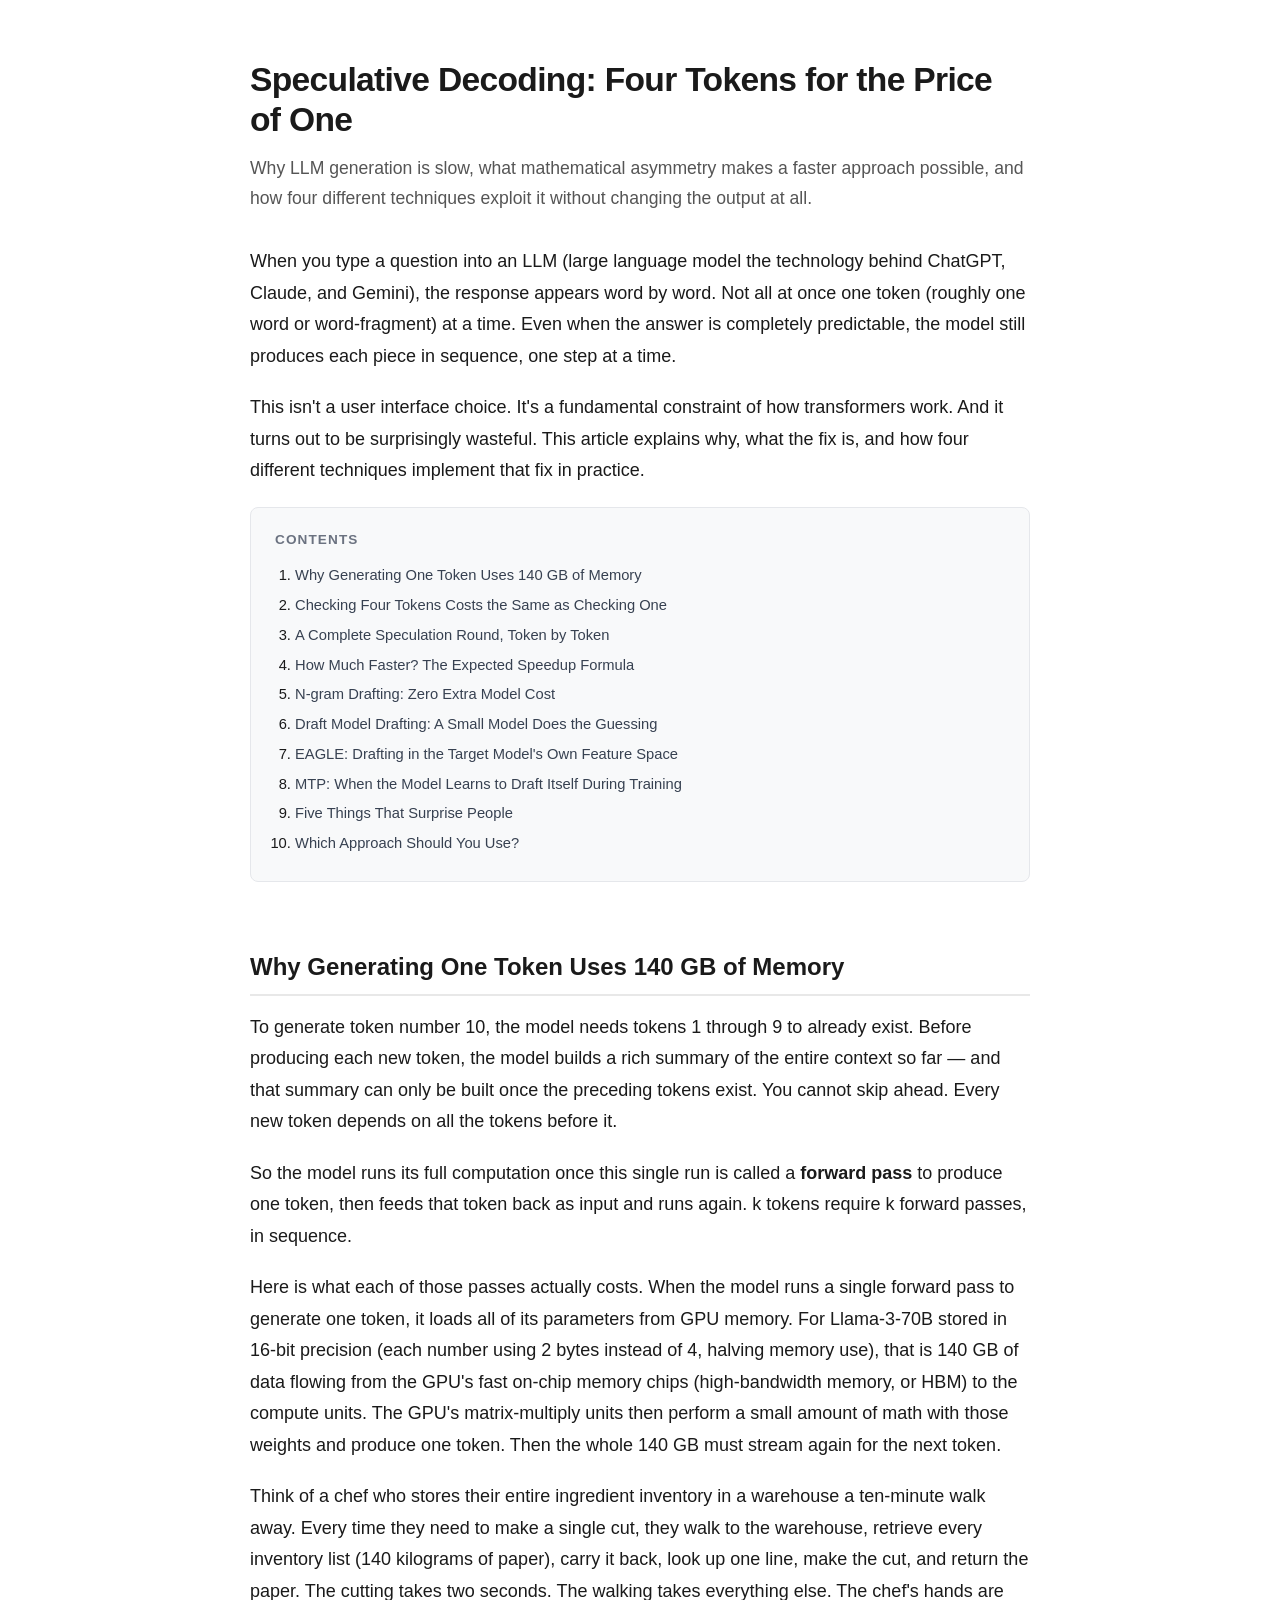
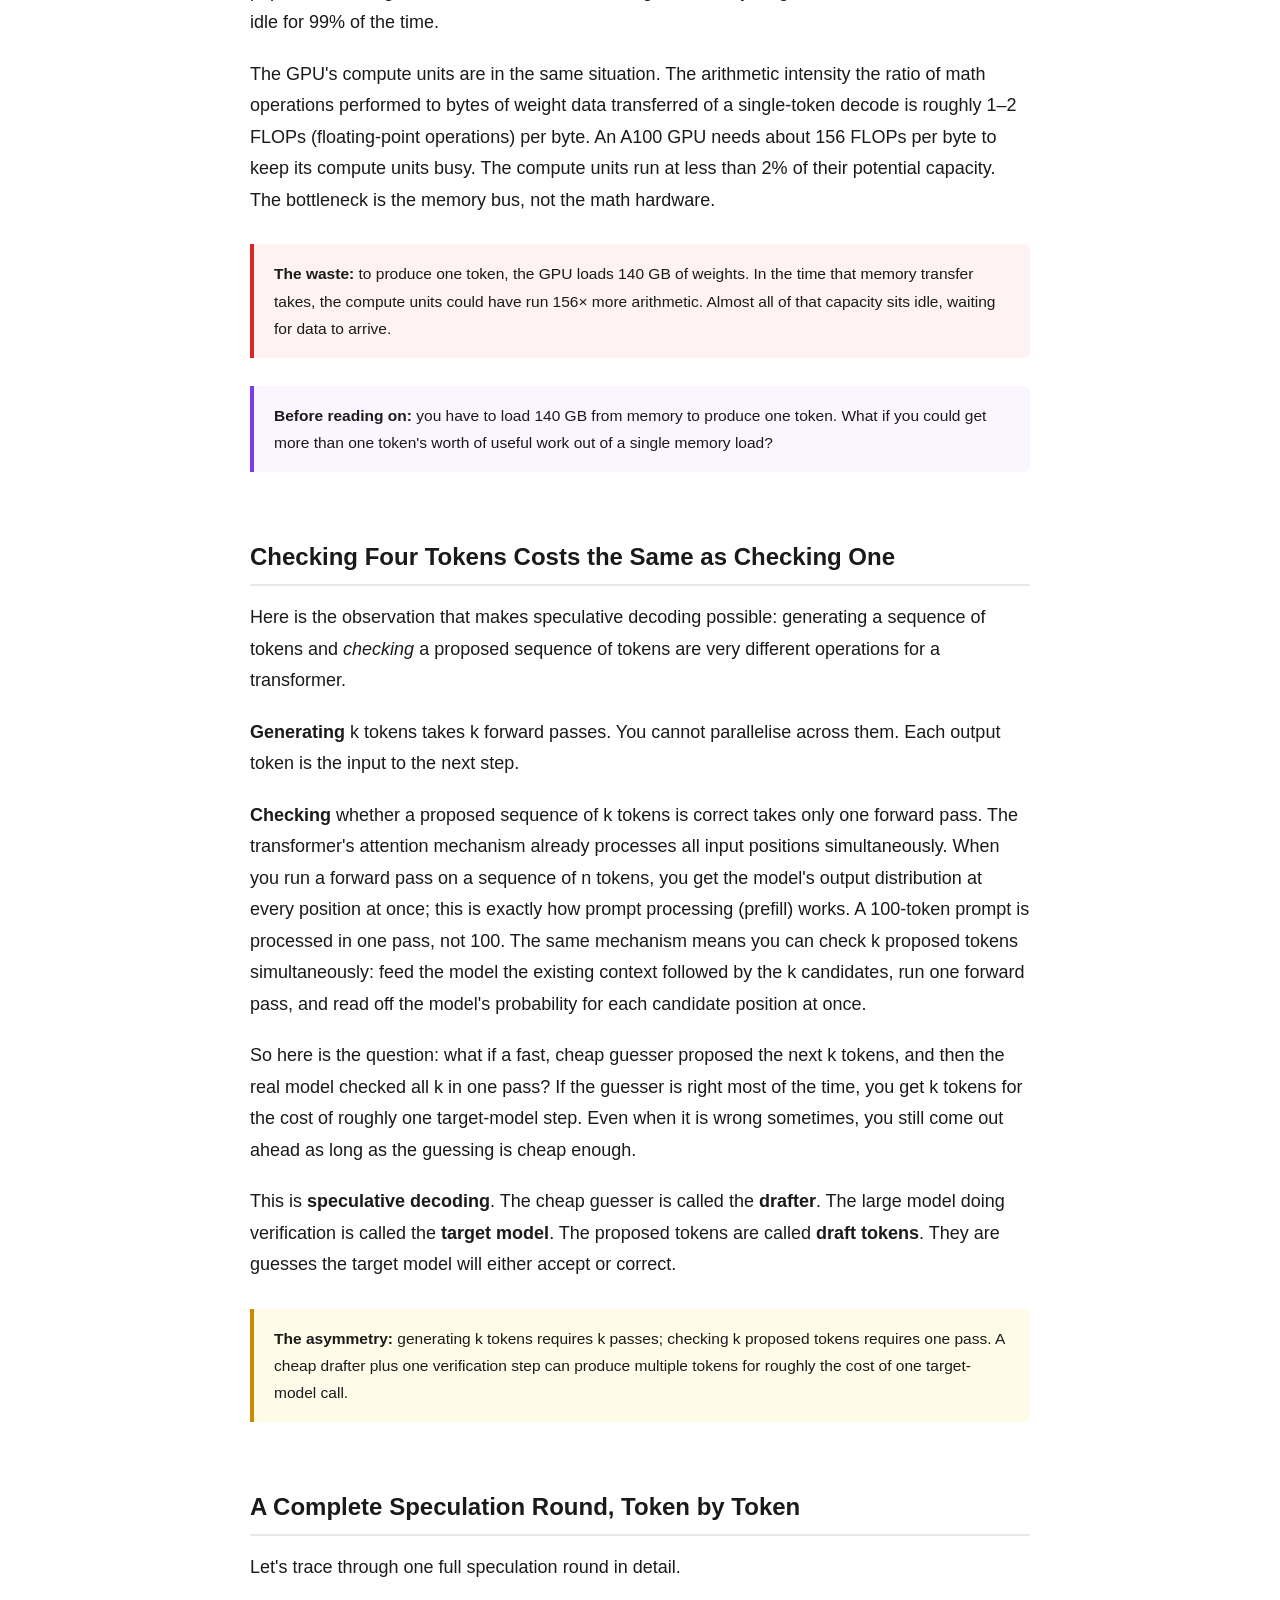
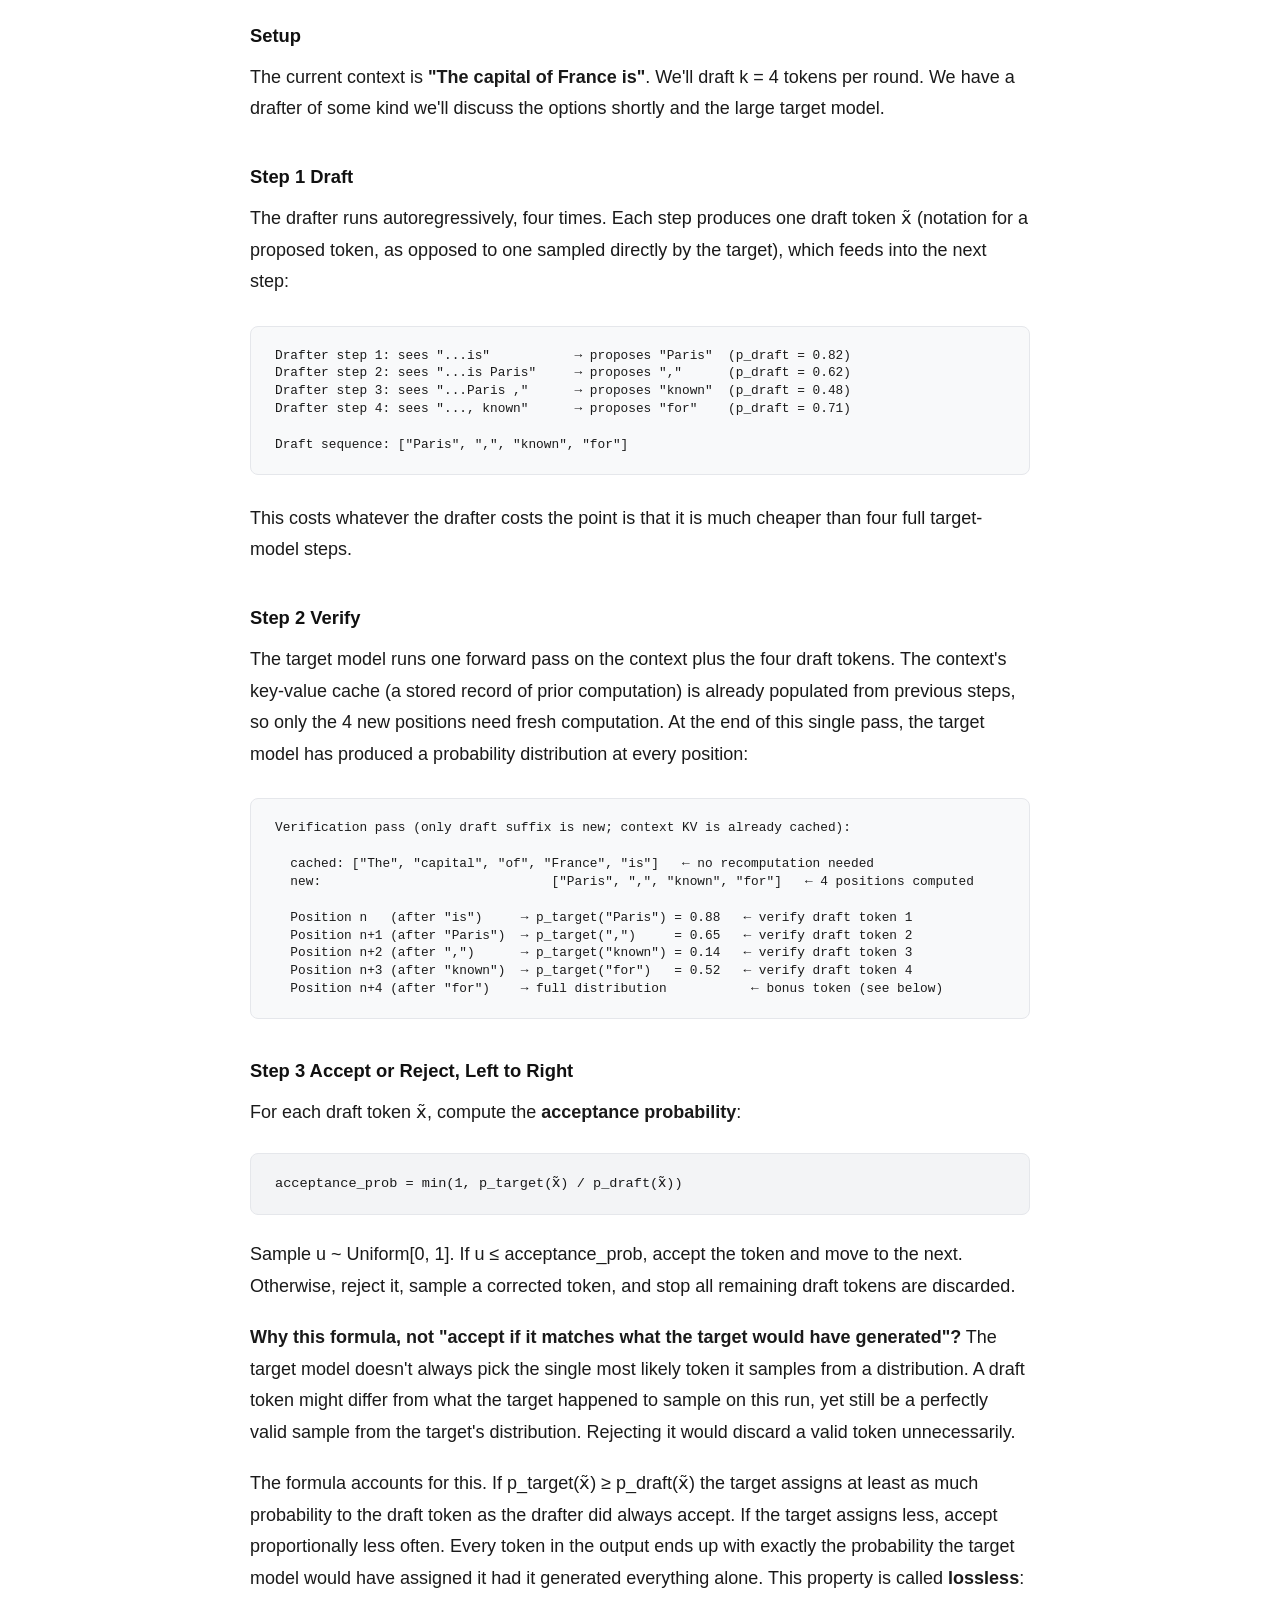
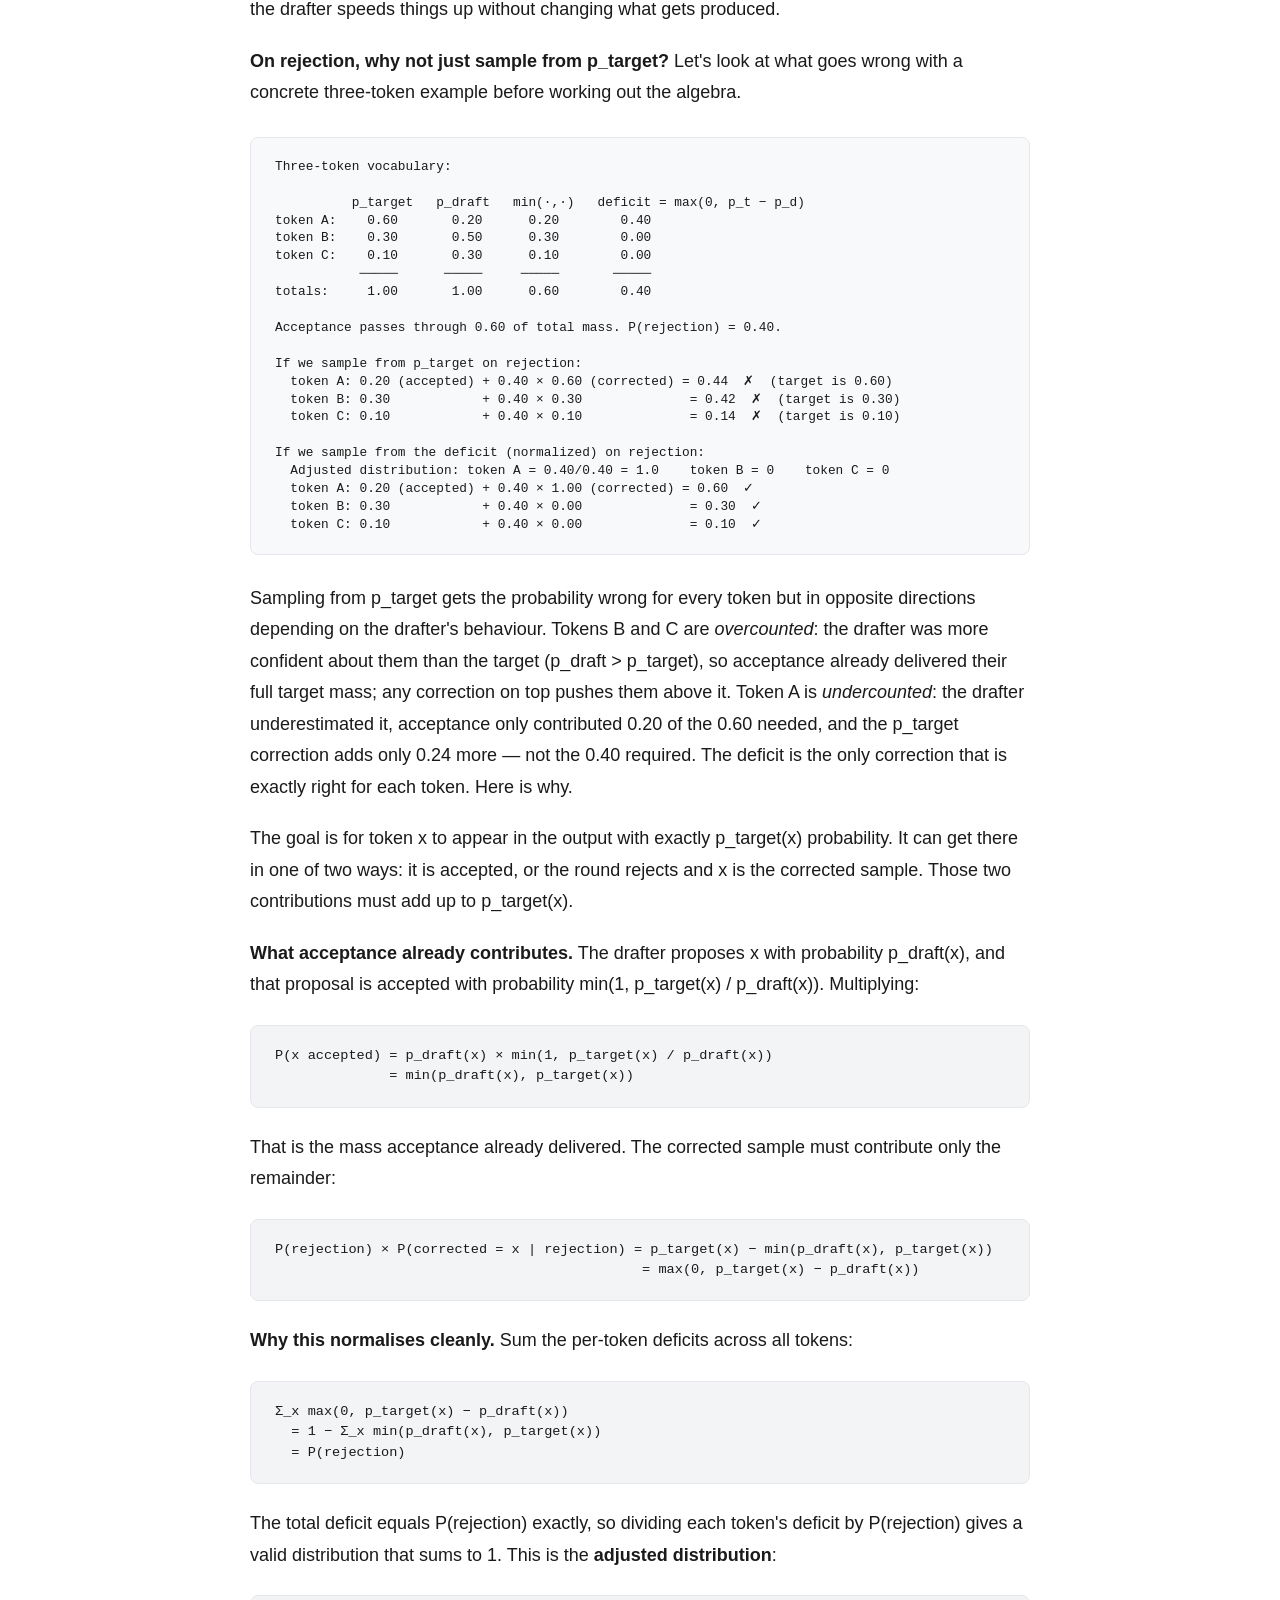
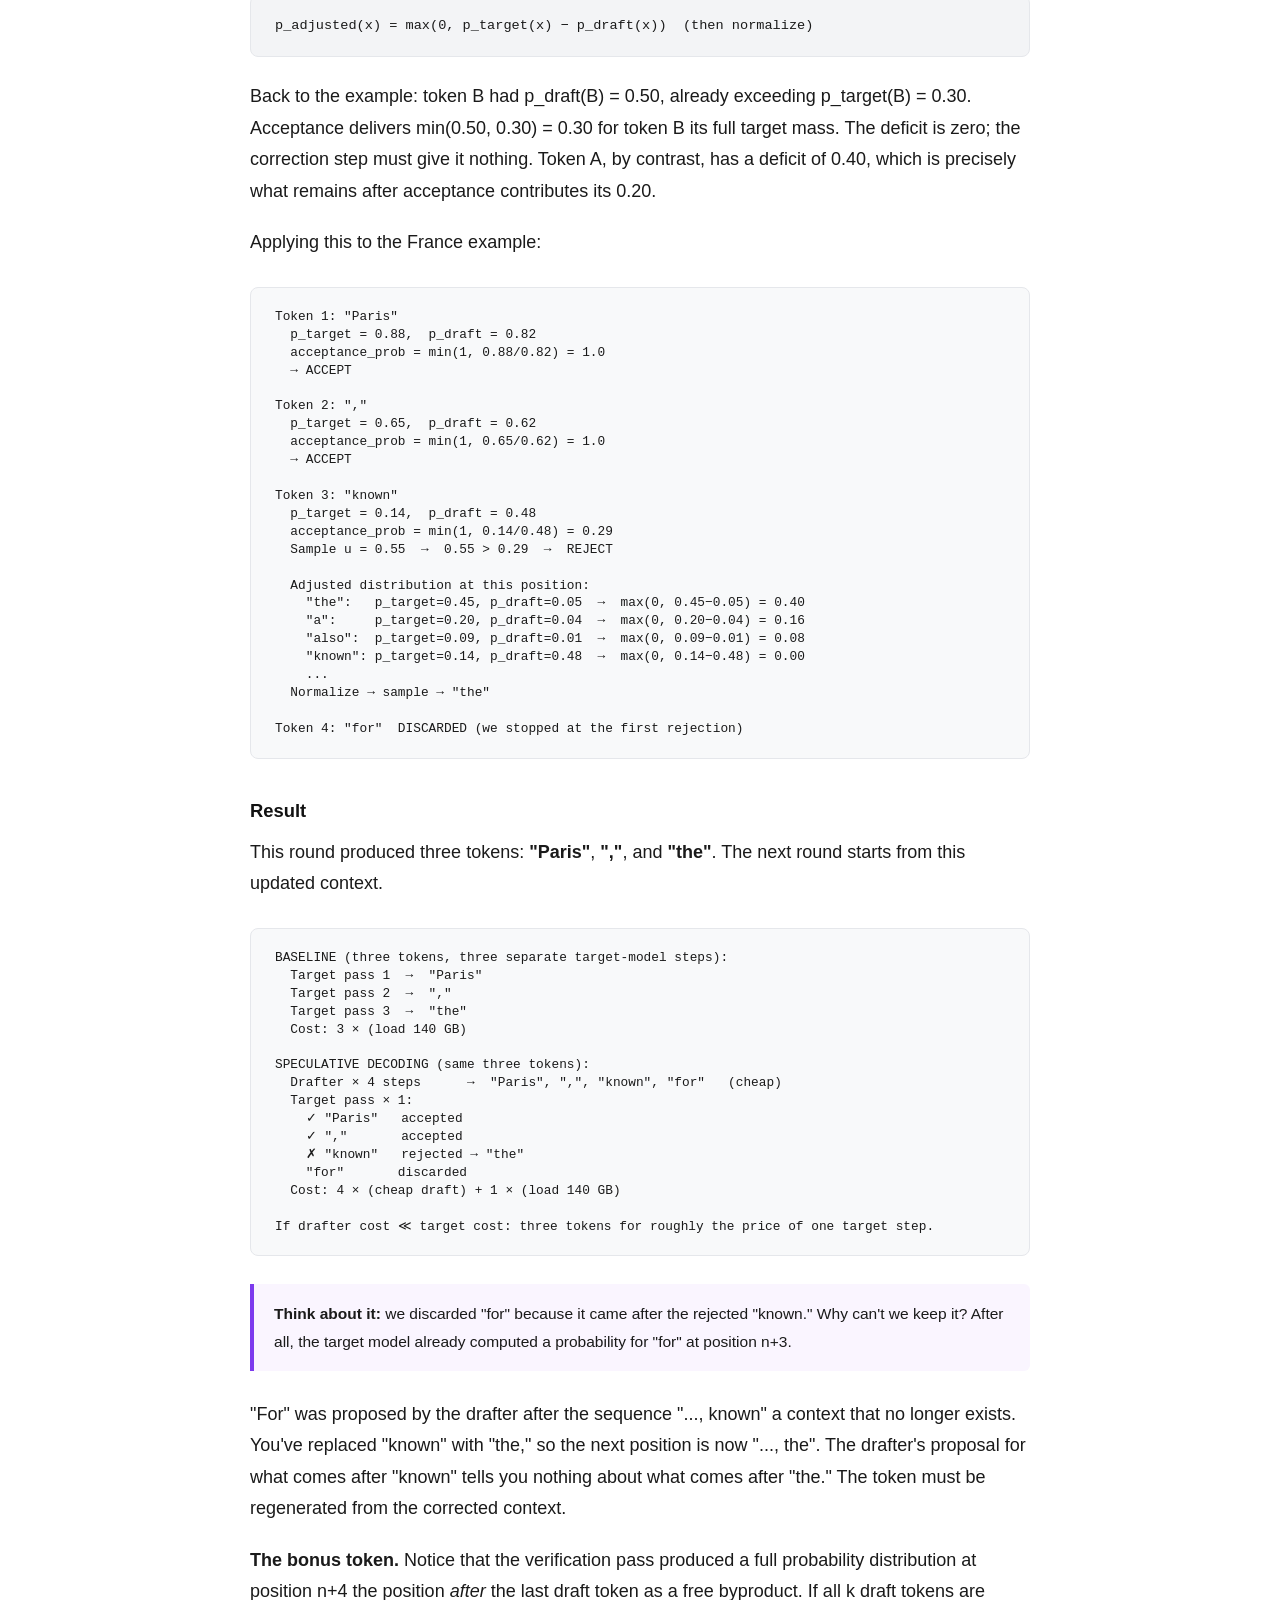
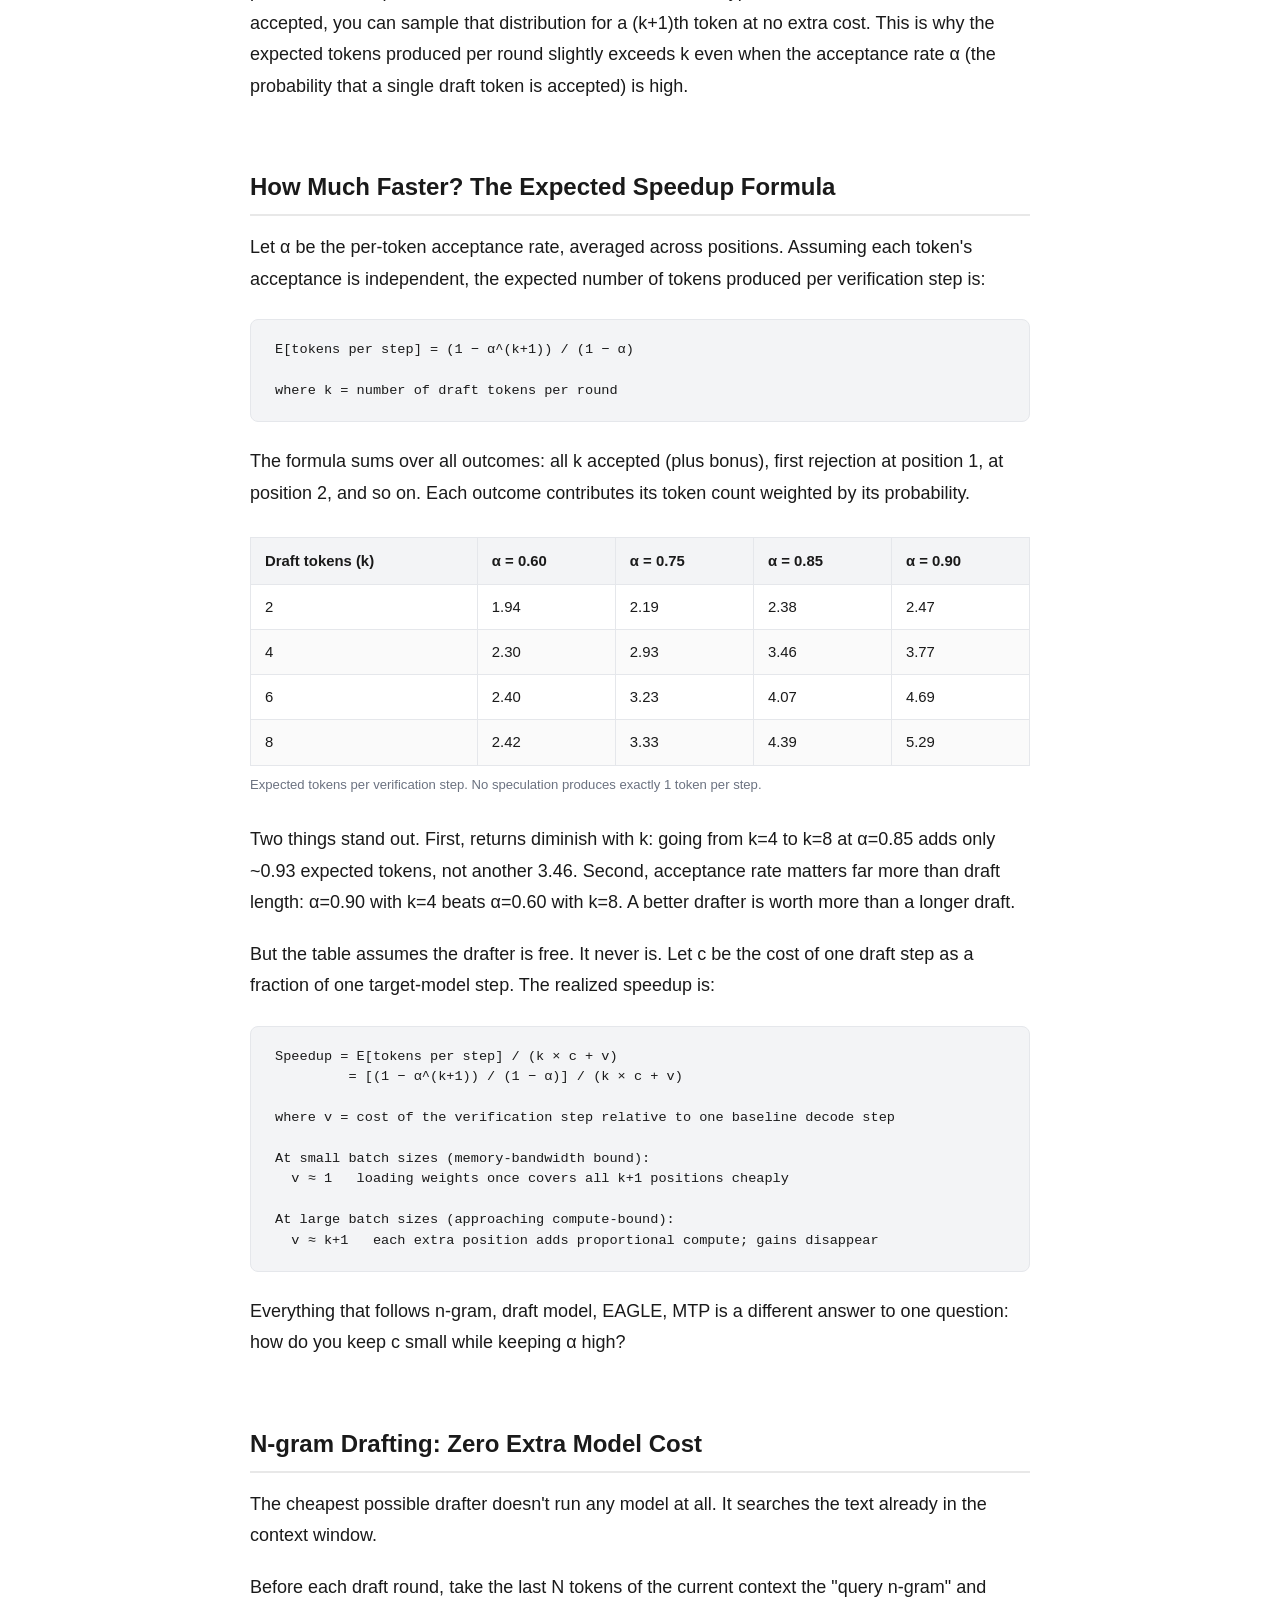
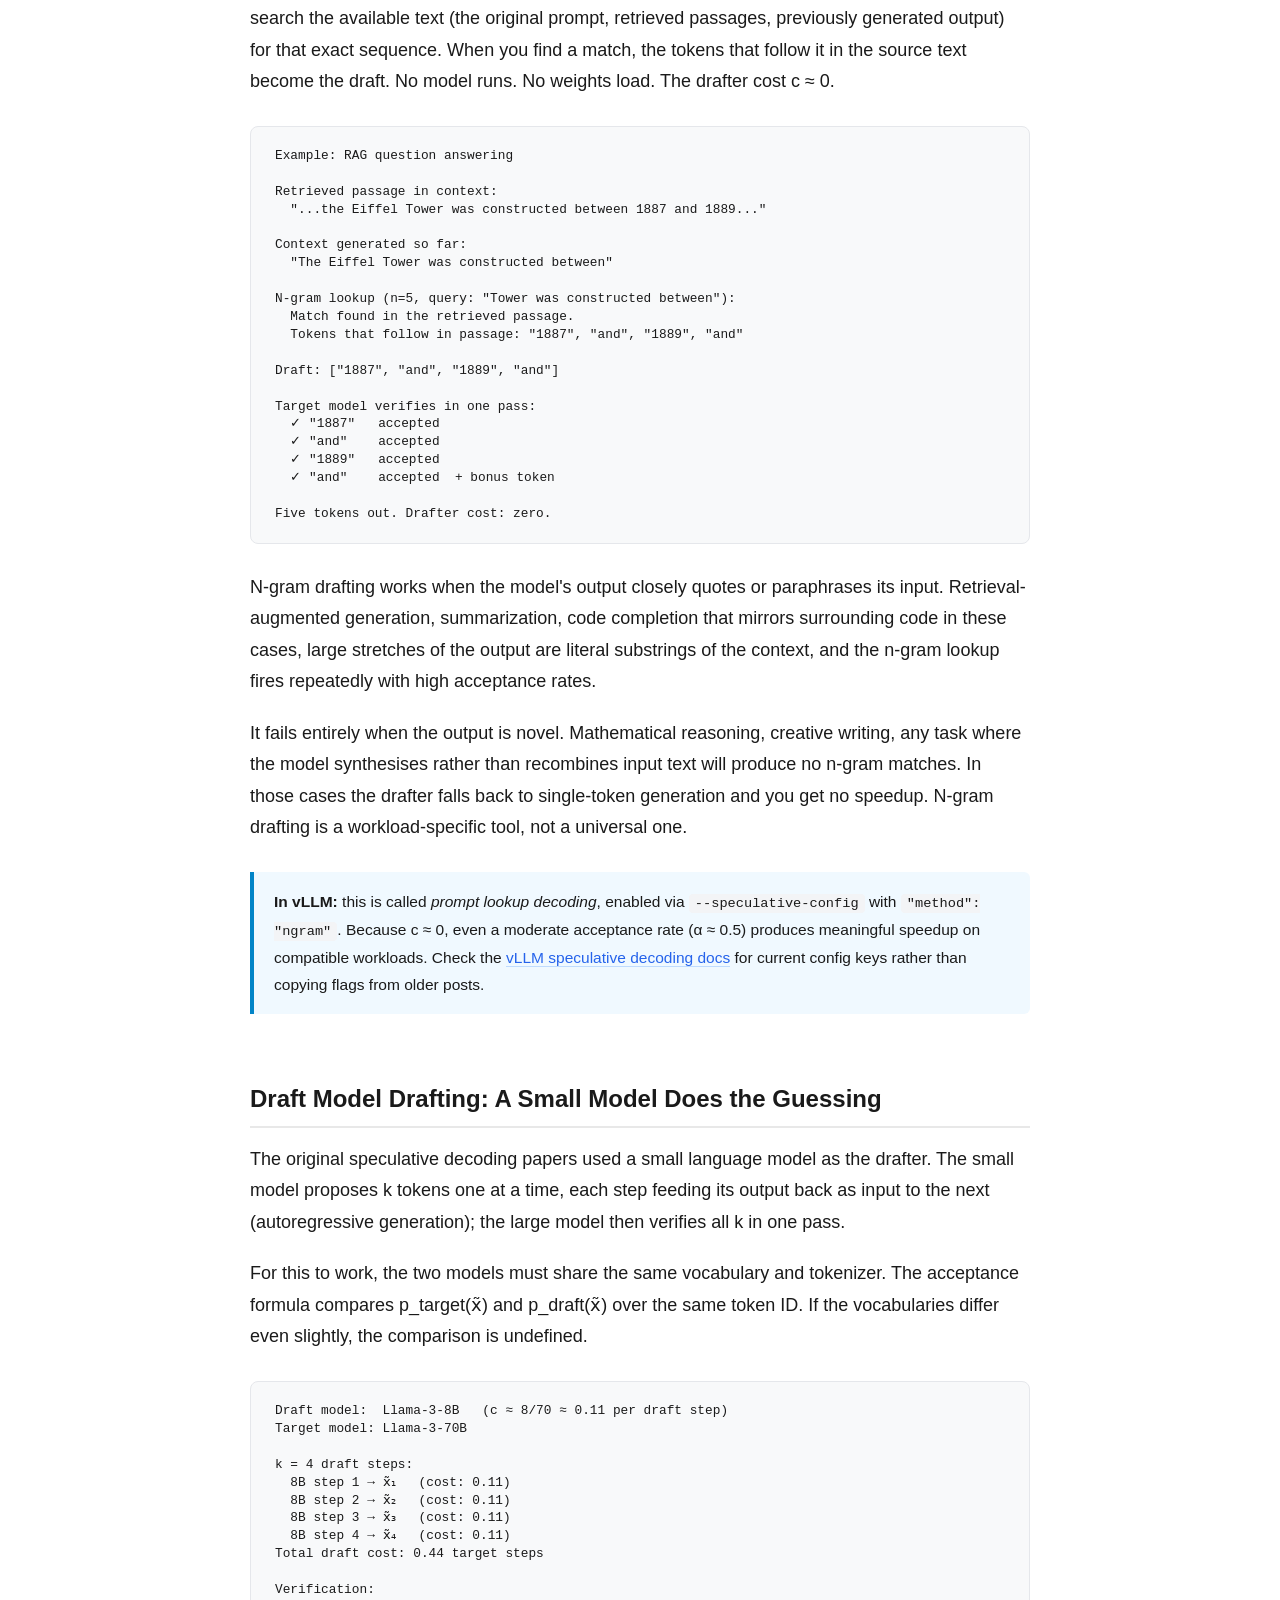
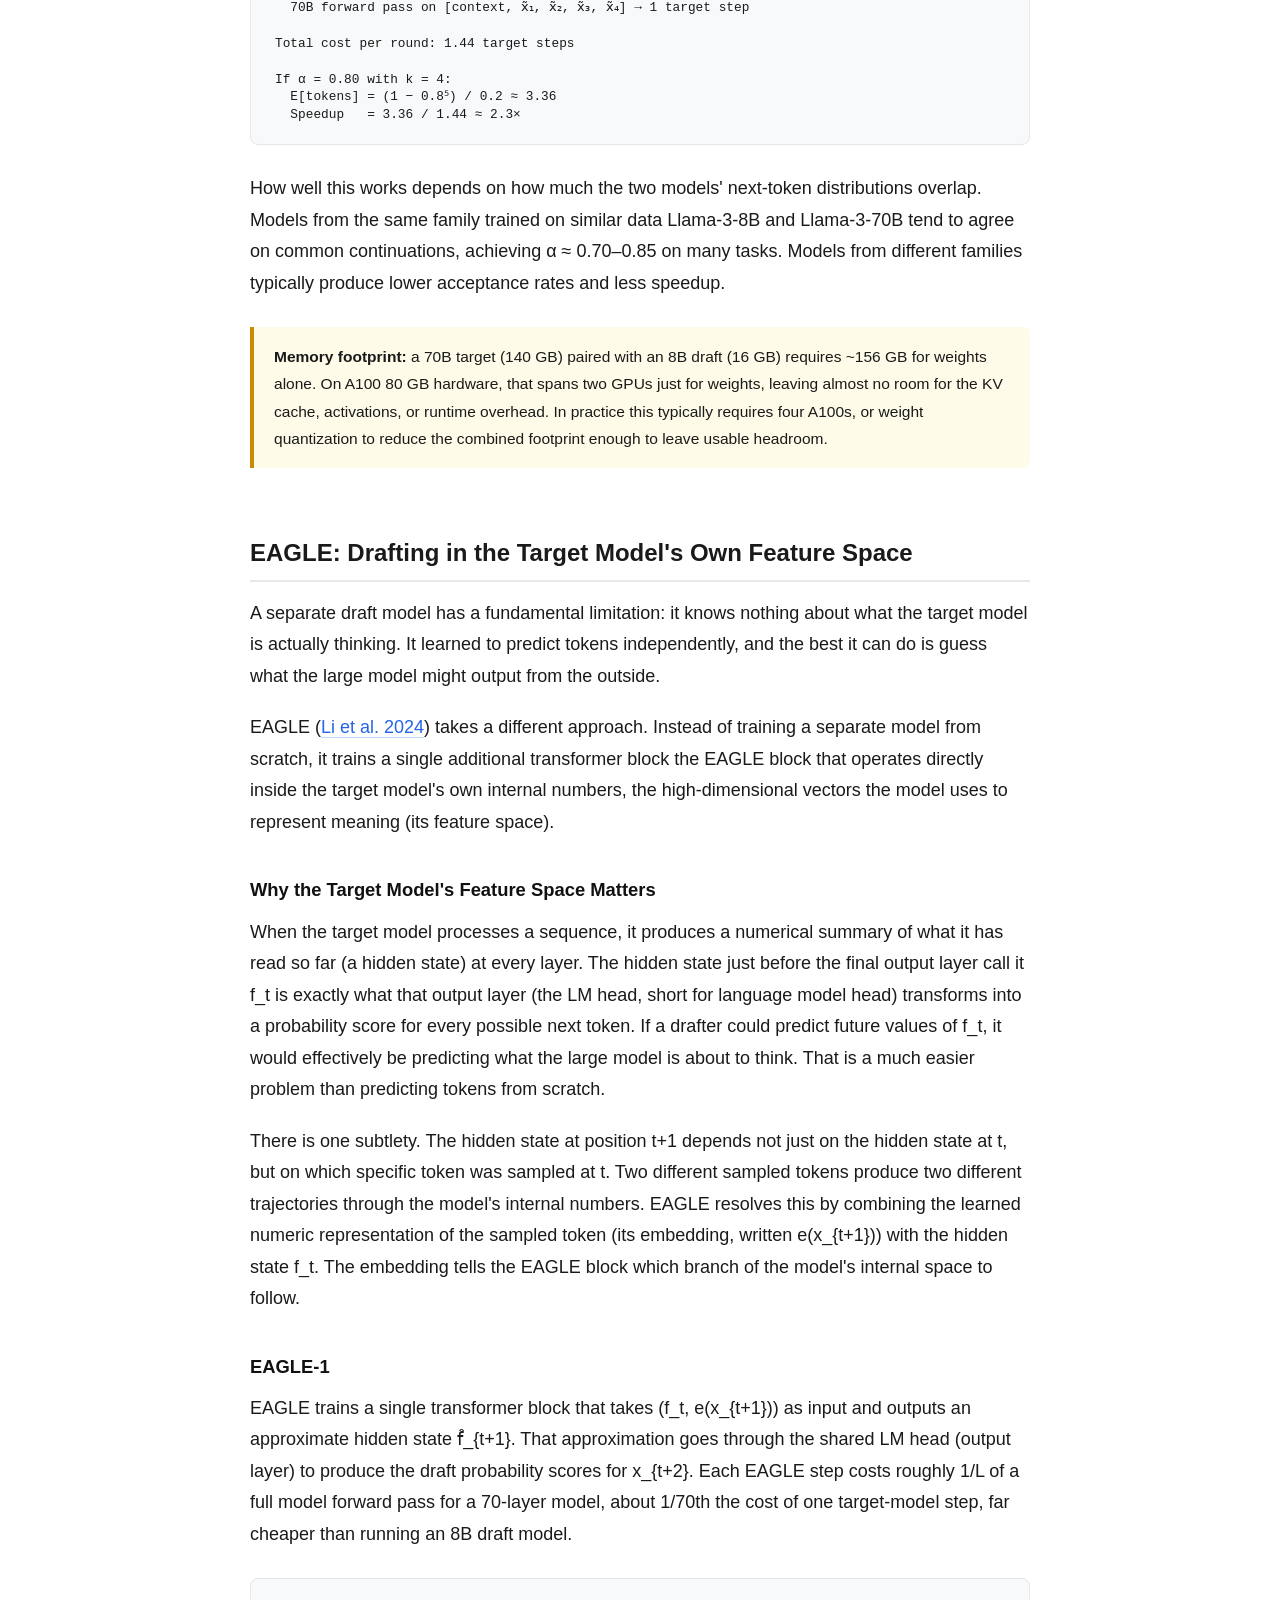
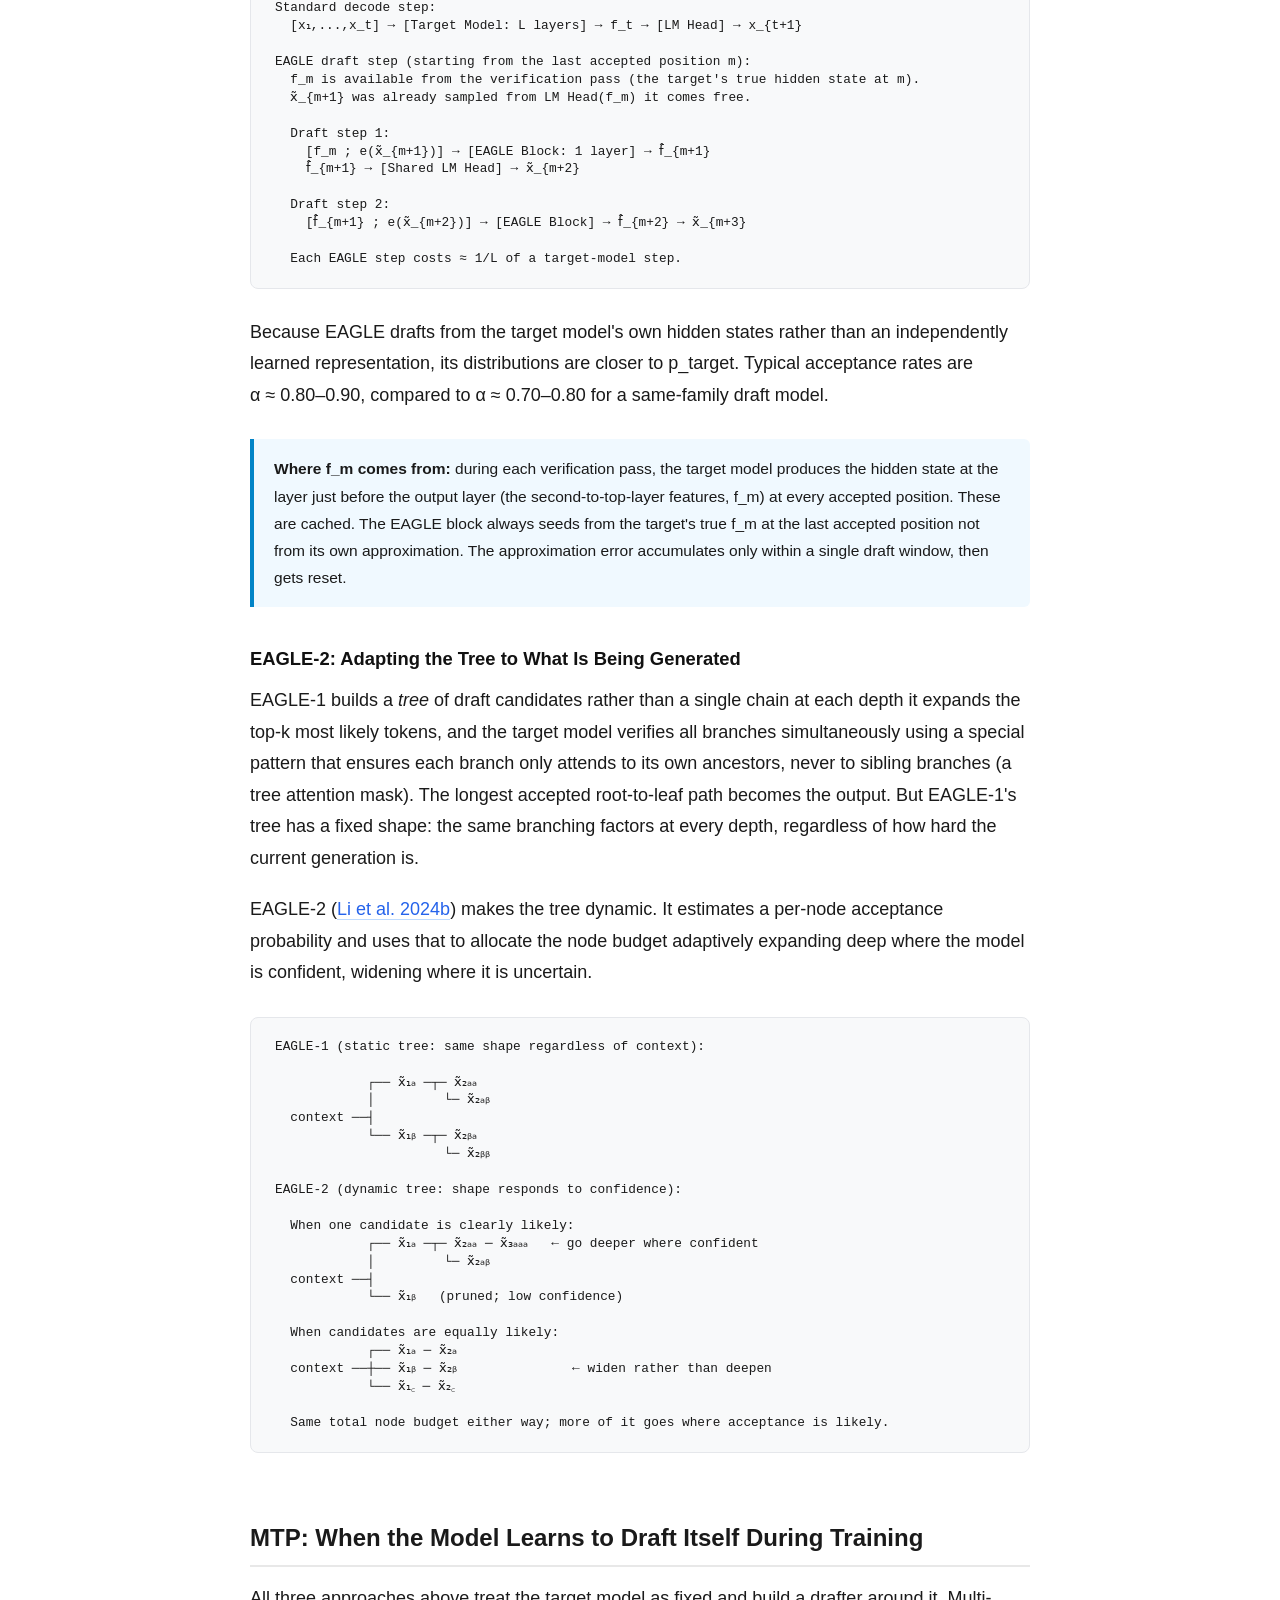
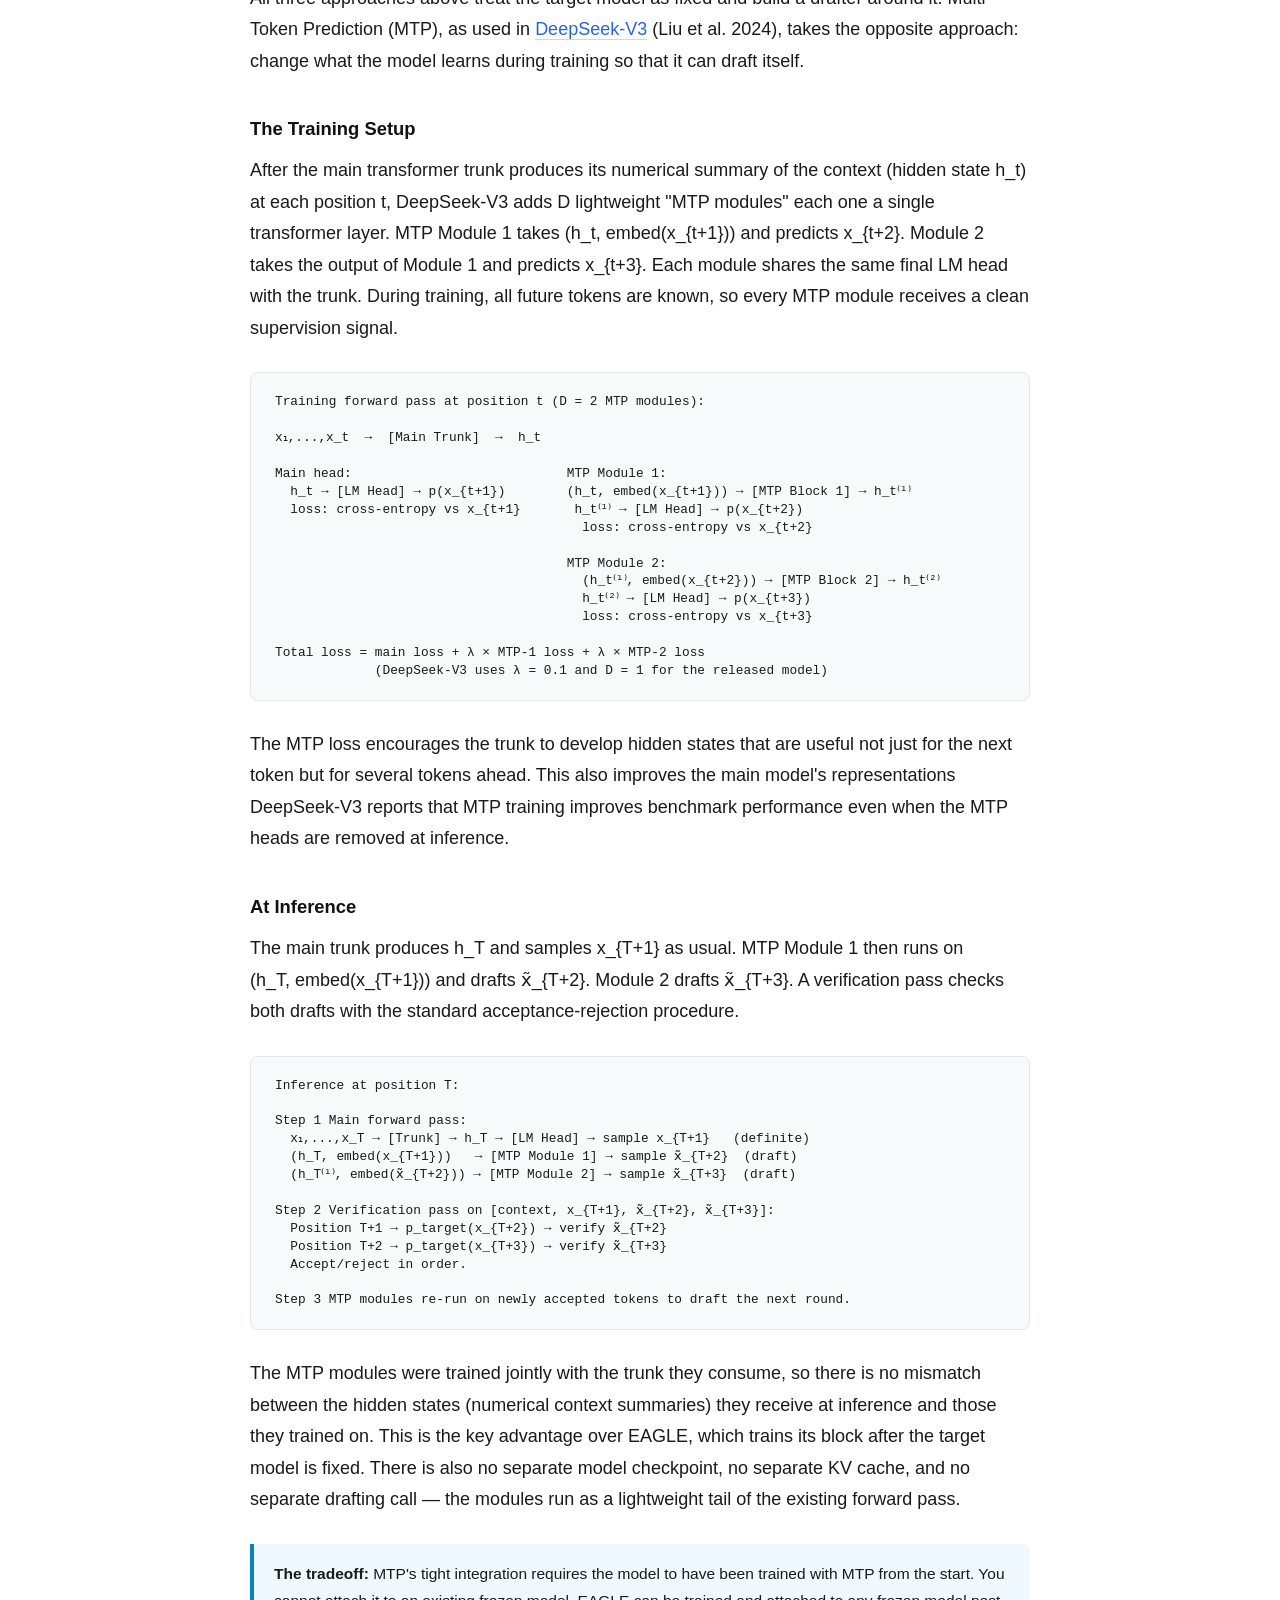
<file: articles/speculative-decoding.html>
<!DOCTYPE html>
<html lang="en">
<head>
  <meta charset="UTF-8" />
  <meta name="viewport" content="width=device-width, initial-scale=1.0" />
  <meta name="description" content="Why LLM generation is slow, how verification is faster than generation, and how four different drafting approaches exploit that asymmetry to produce multiple tokens per step." />
  <meta name="author" content="Rohan" />
  <meta name="robots" content="index, follow" />
  <meta property="og:type" content="article" />
  <meta property="og:title" content="Speculative Decoding: Four Tokens for the Price of One" />
  <meta property="og:description" content="Why generating one token is slow, how verification is faster than generation, and four different ways to exploit this asymmetry." />
  <meta property="article:published_time" content="2026-06-23" />
  <meta name="twitter:card" content="summary" />
  <title>Speculative Decoding: Four Tokens for the Price of One</title>
  <style>
    *, *::before, *::after { box-sizing: border-box; margin: 0; padding: 0; }

    body {
      font-family: -apple-system, BlinkMacSystemFont, "Segoe UI", Roboto, "Helvetica Neue", Arial, sans-serif;
      font-size: 18px;
      line-height: 1.75;
      color: #1a1a1a;
      background: #fff;
      padding: 0 20px;
    }

    .wrapper {
      max-width: 780px;
      margin: 0 auto;
      padding: 60px 0 120px;
    }

    h1 {
      font-size: 2.1rem;
      font-weight: 700;
      line-height: 1.2;
      margin-bottom: 12px;
      letter-spacing: -0.02em;
    }

    .subtitle {
      font-size: 1.1rem;
      color: #555;
      margin-bottom: 32px;
    }

    .byline {
      font-size: 0.9rem;
      color: #6b7280;
      margin-bottom: 32px;
    }

    h2 {
      font-size: 1.5rem;
      font-weight: 700;
      margin-top: 64px;
      margin-bottom: 16px;
      padding-bottom: 6px;
      border-bottom: 2px solid #e8e8e8;
    }

    h3 {
      font-size: 1.15rem;
      font-weight: 700;
      margin-top: 36px;
      margin-bottom: 10px;
      color: #111;
    }

    p { margin-bottom: 20px; }

    a {
      color: #2563eb;
      text-decoration: none;
      border-bottom: 1px solid #bfdbfe;
      transition: border-color 0.15s;
    }
    a:hover { border-color: #2563eb; }

    strong { font-weight: 600; }
    em { font-style: italic; }

    .callout {
      background: #fefce8;
      border-left: 4px solid #ca8a04;
      padding: 16px 20px;
      border-radius: 0 6px 6px 0;
      margin: 28px 0;
      font-size: 0.97rem;
    }
    .callout.blue  { background: #f0f9ff;  border-left-color: #0284c7; }
    .callout.green { background: #f0fdf4;  border-left-color: #16a34a; }
    .callout.red   { background: #fef2f2;  border-left-color: #dc2626; }
    .callout.question { background: #faf5ff; border-left-color: #7c3aed; }
    .callout p:last-child { margin-bottom: 0; }

    code {
      font-family: "SFMono-Regular", Consolas, "Liberation Mono", Menlo, monospace;
      font-size: 0.88em;
      background: #f3f4f6;
      padding: 2px 6px;
      border-radius: 4px;
      color: #1a1a1a;
    }

    pre {
      font-family: "SFMono-Regular", Consolas, "Liberation Mono", Menlo, monospace;
      font-size: 0.85rem;
      background: #f3f4f6;
      border: 1px solid #e5e7eb;
      border-radius: 8px;
      padding: 20px 24px;
      overflow-x: auto;
      line-height: 1.5;
      margin: 24px 0;
      color: #1a1a1a;
    }

    .table-wrap { overflow-x: auto; margin: 28px 0; }

    table {
      width: 100%;
      border-collapse: collapse;
      font-size: 0.93rem;
    }

    th {
      background: #f3f4f6;
      font-weight: 600;
      text-align: left;
      padding: 10px 14px;
      border: 1px solid #e5e7eb;
    }

    td {
      padding: 9px 14px;
      border: 1px solid #e5e7eb;
      vertical-align: top;
    }

    tr:nth-child(even) td { background: #fafafa; }

    .diagram {
      font-family: "SFMono-Regular", Consolas, "Liberation Mono", Menlo, monospace;
      font-size: 0.8rem;
      background: #f8f9fa;
      border: 1px solid #e5e7eb;
      border-radius: 8px;
      padding: 20px 24px;
      overflow-x: auto;
      line-height: 1.4;
      margin: 28px 0;
      white-space: pre;
    }

    hr {
      border: none;
      border-top: 1px solid #e8e8e8;
      margin: 60px 0;
    }

    ul, ol {
      padding-left: 24px;
      margin-bottom: 20px;
    }

    li { margin-bottom: 8px; }

    .toc {
      background: #f8f9fa;
      border: 1px solid #e5e7eb;
      border-radius: 8px;
      padding: 20px 24px;
      margin-bottom: 48px;
      font-size: 0.92rem;
    }
    .toc h2 {
      font-size: 0.85rem;
      text-transform: uppercase;
      letter-spacing: 0.08em;
      color: #6b7280;
      border: none;
      margin-top: 0;
      margin-bottom: 12px;
      padding-bottom: 0;
    }
    .toc ol { margin-bottom: 0; padding-left: 20px; }
    .toc li { margin-bottom: 4px; }
    .toc a { border-bottom: none; color: #374151; }
    .toc a:hover { color: #2563eb; }

    .summary-box {
      background: #f8f9fa;
      border: 1px solid #e5e7eb;
      border-radius: 8px;
      padding: 20px 24px;
      margin: 48px 0 28px;
    }
    .summary-box h2 {
      font-size: 0.85rem;
      text-transform: uppercase;
      letter-spacing: 0.08em;
      color: #6b7280;
      border: none;
      margin-top: 0;
      margin-bottom: 12px;
      padding-bottom: 0;
    }
    .summary-box ul { margin-bottom: 0; }

    .questions-box {
      background: #fff7ed;
      border: 1px solid #fed7aa;
      border-radius: 8px;
      padding: 20px 24px;
      margin: 28px 0;
    }
    .questions-box h2 {
      font-size: 0.85rem;
      text-transform: uppercase;
      letter-spacing: 0.08em;
      color: #9a3412;
      border: none;
      margin-top: 0;
      margin-bottom: 12px;
      padding-bottom: 0;
    }
    .questions-box ol { margin-bottom: 0; }

    .footer {
      margin-top: 80px;
      padding-top: 24px;
      border-top: 1px solid #e8e8e8;
      font-size: 0.88rem;
      color: #6b7280;
    }

    @media (max-width: 600px) {
      body { font-size: 16px; }
      h1 { font-size: 1.6rem; }
      h2 { font-size: 1.25rem; }
    }
  </style>
</head>
<body>
<main>
<article>
<div class="wrapper">

  <h1>Speculative Decoding: Four Tokens for the Price of One</h1>
  <p class="subtitle">Why LLM generation is slow, what mathematical asymmetry makes a faster approach possible, and how four different techniques exploit it without changing the output at all.</p>

  <p>
    When you type a question into an LLM (large language model the technology behind ChatGPT,
    Claude, and Gemini), the response appears word by word. Not all at once one token (roughly
    one word or word-fragment) at a time. Even when the answer is completely predictable, the
    model still produces each piece in sequence, one step at a time.
  </p>

  <p>
    This isn't a user interface choice. It's a fundamental constraint of how transformers work.
    And it turns out to be surprisingly wasteful. This article explains why, what the fix is,
    and how four different techniques implement that fix in practice.
  </p>

  <nav class="toc" aria-label="Table of contents">
    <h2>Contents</h2>
    <ol>
      <li><a href="#bottleneck">Why Generating One Token Uses 140&nbsp;GB of Memory</a></li>
      <li><a href="#asymmetry">Checking Four Tokens Costs the Same as Checking One</a></li>
      <li><a href="#algorithm">A Complete Speculation Round, Token by Token</a></li>
      <li><a href="#math">How Much Faster? The Expected Speedup Formula</a></li>
      <li><a href="#ngram">N-gram Drafting: Zero Extra Model Cost</a></li>
      <li><a href="#draft-model">Draft Model Drafting: A Small Model Does the Guessing</a></li>
      <li><a href="#eagle">EAGLE: Drafting in the Target Model's Own Feature Space</a></li>
      <li><a href="#mtp">MTP: When the Model Learns to Draft Itself During Training</a></li>
      <li><a href="#misconceptions">Five Things That Surprise People</a></li>
      <li><a href="#when">Which Approach Should You Use?</a></li>
    </ol>
  </nav>

  <!-- ═══════════════════════════════════════════════════════════════ -->
  <h2 id="bottleneck">Why Generating One Token Uses 140&nbsp;GB of Memory</h2>

  <p>
    To generate token number 10, the model needs tokens 1 through 9 to already exist. Before
    producing each new token, the model builds a rich summary of the entire context so far —
    and that summary can only be built once the preceding tokens exist. You cannot skip ahead.
    Every new token depends on all the tokens before it.
  </p>

  <p>
    So the model runs its full computation once this single run is called a <strong>forward
    pass</strong> to produce one token, then feeds that token back as input and runs again.
    k tokens require k forward passes, in sequence.
  </p>

  <p>
    Here is what each of those passes actually costs. When the model runs a single forward pass
    to generate one token, it loads all of its parameters from GPU memory. For Llama-3-70B stored
    in 16-bit precision (each number using 2 bytes instead of 4, halving memory use), that is
    140&nbsp;GB of data flowing from the GPU's fast on-chip memory chips (high-bandwidth memory,
    or HBM) to the compute units. The GPU's matrix-multiply units then perform a small amount of math with
    those weights and produce one token. Then the whole 140&nbsp;GB must stream again for the
    next token.
  </p>

  <p>
    Think of a chef who stores their entire ingredient inventory in a warehouse a ten-minute walk
    away. Every time they need to make a single cut, they walk to the warehouse, retrieve every
    inventory list (140 kilograms of paper), carry it back, look up one line, make the cut, and
    return the paper. The cutting takes two seconds. The walking takes everything else. The
    chef's hands are idle for 99% of the time.
  </p>

  <p>
    The GPU's compute units are in the same situation. The arithmetic intensity the ratio of
    math operations performed to bytes of weight data transferred of a single-token decode is
    roughly 1–2 FLOPs (floating-point operations) per byte. An A100 GPU needs about 156 FLOPs
    per byte to keep its compute units busy. The compute units run at less than 2% of their
    potential capacity. The bottleneck is the memory bus, not the math hardware.
  </p>

  <div class="callout red">
    <p>
      <strong>The waste:</strong> to produce one token, the GPU loads 140&nbsp;GB of weights.
      In the time that memory transfer takes, the compute units could have run 156× more
      arithmetic. Almost all of that capacity sits idle, waiting for data to arrive.
    </p>
  </div>

  <div class="callout question">
    <p>
      <strong>Before reading on:</strong> you have to load 140&nbsp;GB from memory to produce
      one token. What if you could get more than one token's worth of useful work out of a
      single memory load?
    </p>
  </div>

  <!-- ═══════════════════════════════════════════════════════════════ -->
  <h2 id="asymmetry">Checking Four Tokens Costs the Same as Checking One</h2>

  <p>
    Here is the observation that makes speculative decoding possible: generating a sequence of
    tokens and <em>checking</em> a proposed sequence of tokens are very different operations for
    a transformer.
  </p>

  <p>
    <strong>Generating</strong> k tokens takes k forward passes. You cannot parallelise across
    them. Each output token is the input to the next step.
  </p>

  <p>
    <strong>Checking</strong> whether a proposed sequence of k tokens is correct takes only one
    forward pass. The transformer's attention mechanism already processes all input positions
    simultaneously. When you run a forward pass on a sequence of n tokens, you get the model's
    output distribution at every position at once; this is exactly how prompt processing
    (prefill) works. A 100-token prompt is processed in one pass, not 100. The same mechanism
    means you can check k proposed tokens simultaneously: feed the model the existing context
    followed by the k candidates, run one forward pass, and read off the model's probability
    for each candidate position at once.
  </p>

  <p>
    So here is the question: what if a fast, cheap guesser proposed the next k tokens, and then
    the real model checked all k in one pass? If the guesser is right most of the time, you get
    k tokens for the cost of roughly one target-model step. Even when it is wrong sometimes, you
    still come out ahead as long as the guessing is cheap enough.
  </p>

  <p>
    This is <strong>speculative decoding</strong>. The cheap guesser is called the
    <strong>drafter</strong>. The large model doing verification is called the <strong>target
    model</strong>. The proposed tokens are called <strong>draft tokens</strong>. They are
    guesses the target model will either accept or correct.
  </p>

  <div class="callout">
    <p>
      <strong>The asymmetry:</strong> generating k tokens requires k passes; checking k proposed
      tokens requires one pass. A cheap drafter plus one verification step can produce multiple
      tokens for roughly the cost of one target-model call.
    </p>
  </div>

  <!-- ═══════════════════════════════════════════════════════════════ -->
  <h2 id="algorithm">A Complete Speculation Round, Token by Token</h2>

  <p>Let's trace through one full speculation round in detail.</p>

  <h3>Setup</h3>

  <p>
    The current context is <strong>"The capital of France is"</strong>. We'll draft k&nbsp;=&nbsp;4
    tokens per round. We have a drafter of some kind we'll discuss the options shortly and
    the large target model.
  </p>

  <h3>Step 1 Draft</h3>

  <p>
    The drafter runs autoregressively, four times. Each step produces one draft token x̃
    (notation for a proposed token, as opposed to one sampled directly by the target), which
    feeds into the next step:
  </p>

<div class="diagram">Drafter step 1: sees "...is"           → proposes "Paris"  (p_draft = 0.82)
Drafter step 2: sees "...is Paris"     → proposes ","      (p_draft = 0.62)
Drafter step 3: sees "...Paris ,"      → proposes "known"  (p_draft = 0.48)
Drafter step 4: sees "..., known"      → proposes "for"    (p_draft = 0.71)

Draft sequence: ["Paris", ",", "known", "for"]</div>

  <p>
    This costs whatever the drafter costs the point is that it is much cheaper than four
    full target-model steps.
  </p>

  <h3>Step 2 Verify</h3>

  <p>
    The target model runs one forward pass on the context plus the four draft tokens. The
    context's key-value cache (a stored record of prior computation) is already populated from
    previous steps, so only the 4 new positions need fresh computation. At the end of this
    single pass, the target model has produced a probability distribution at every position:
  </p>

<div class="diagram">Verification pass (only draft suffix is new; context KV is already cached):

  cached: ["The", "capital", "of", "France", "is"]   ← no recomputation needed
  new:                              ["Paris", ",", "known", "for"]   ← 4 positions computed

  Position n   (after "is")     → p_target("Paris") = 0.88   ← verify draft token 1
  Position n+1 (after "Paris")  → p_target(",")     = 0.65   ← verify draft token 2
  Position n+2 (after ",")      → p_target("known") = 0.14   ← verify draft token 3
  Position n+3 (after "known")  → p_target("for")   = 0.52   ← verify draft token 4
  Position n+4 (after "for")    → full distribution           ← bonus token (see below)</div>

  <h3>Step 3 Accept or Reject, Left to Right</h3>

  <p>
    For each draft token x̃, compute the <strong>acceptance probability</strong>:
  </p>

  <pre>acceptance_prob = min(1, p_target(x̃) / p_draft(x̃))</pre>

  <p>
    Sample u&nbsp;~&nbsp;Uniform[0,&nbsp;1]. If u&nbsp;≤&nbsp;acceptance_prob, accept the token
    and move to the next. Otherwise, reject it, sample a corrected token, and stop all
    remaining draft tokens are discarded.
  </p>

  <p>
    <strong>Why this formula, not "accept if it matches what the target would have generated"?</strong>
    The target model doesn't always pick the single most likely token it samples from a
    distribution. A draft token might differ from what the target happened to sample on this
    run, yet still be a perfectly valid sample from the target's distribution. Rejecting it
    would discard a valid token unnecessarily.
  </p>

  <p>
    The formula accounts for this. If p_target(x̃)&nbsp;≥&nbsp;p_draft(x̃) the target assigns
    at least as much probability to the draft token as the drafter did always accept. If the
    target assigns less, accept proportionally less often. Every token in the output ends up
    with exactly the probability the target model would have assigned it had it generated
    everything alone. This property is called <strong>lossless</strong>: the drafter speeds
    things up without changing what gets produced.
  </p>

  <p>
    <strong>On rejection, why not just sample from p_target?</strong> Let's look at what goes
    wrong with a concrete three-token example before working out the algebra.
  </p>

<div class="diagram">Three-token vocabulary:

          p_target   p_draft   min(·,·)   deficit = max(0, p_t − p_d)
token A:    0.60       0.20      0.20        0.40
token B:    0.30       0.50      0.30        0.00
token C:    0.10       0.30      0.10        0.00
           ─────      ─────     ─────       ─────
totals:     1.00       1.00      0.60        0.40

Acceptance passes through 0.60 of total mass. P(rejection) = 0.40.

If we sample from p_target on rejection:
  token A: 0.20 (accepted) + 0.40 × 0.60 (corrected) = 0.44  ✗  (target is 0.60)
  token B: 0.30            + 0.40 × 0.30              = 0.42  ✗  (target is 0.30)
  token C: 0.10            + 0.40 × 0.10              = 0.14  ✗  (target is 0.10)

If we sample from the deficit (normalized) on rejection:
  Adjusted distribution: token A = 0.40/0.40 = 1.0    token B = 0    token C = 0
  token A: 0.20 (accepted) + 0.40 × 1.00 (corrected) = 0.60  ✓
  token B: 0.30            + 0.40 × 0.00              = 0.30  ✓
  token C: 0.10            + 0.40 × 0.00              = 0.10  ✓</div>

  <p>
    Sampling from p_target gets the probability wrong for every token but in opposite
    directions depending on the drafter's behaviour. Tokens B and C are <em>overcounted</em>:
    the drafter was more confident about them than the target (p_draft&nbsp;&gt;&nbsp;p_target),
    so acceptance already delivered their full target mass; any correction on top pushes them
    above it. Token A is <em>undercounted</em>: the drafter underestimated it, acceptance only
    contributed 0.20 of the 0.60 needed, and the p_target correction adds only 0.24 more —
    not the 0.40 required. The deficit is the only correction that is exactly right for each
    token. Here is why.
  </p>

  <p>
    The goal is for token x to appear in the output with exactly p_target(x) probability. It
    can get there in one of two ways: it is accepted, or the round rejects and x is the corrected
    sample. Those two contributions must add up to p_target(x).
  </p>

  <p>
    <strong>What acceptance already contributes.</strong> The drafter proposes x with probability
    p_draft(x), and that proposal is accepted with probability
    min(1,&nbsp;p_target(x)&nbsp;/&nbsp;p_draft(x)). Multiplying:
  </p>

  <pre>P(x accepted) = p_draft(x) × min(1, p_target(x) / p_draft(x))
              = min(p_draft(x), p_target(x))</pre>

  <p>
    That is the mass acceptance already delivered. The corrected sample must contribute only the
    remainder:
  </p>

  <pre>P(rejection) × P(corrected = x | rejection) = p_target(x) − min(p_draft(x), p_target(x))
                                             = max(0, p_target(x) − p_draft(x))</pre>

  <p>
    <strong>Why this normalises cleanly.</strong> Sum the per-token deficits across all tokens:
  </p>

  <pre>Σ_x max(0, p_target(x) − p_draft(x))
  = 1 − Σ_x min(p_draft(x), p_target(x))
  = P(rejection)</pre>

  <p>
    The total deficit equals P(rejection) exactly, so dividing each token's deficit by
    P(rejection) gives a valid distribution that sums to 1. This is the
    <strong>adjusted distribution</strong>:
  </p>

  <pre>p_adjusted(x) = max(0, p_target(x) − p_draft(x))  (then normalize)</pre>

  <p>
    Back to the example: token B had p_draft(B)&nbsp;=&nbsp;0.50, already exceeding
    p_target(B)&nbsp;=&nbsp;0.30. Acceptance delivers min(0.50,&nbsp;0.30)&nbsp;=&nbsp;0.30 for
    token B its full target mass. The deficit is zero; the correction step must give it nothing.
    Token A, by contrast, has a deficit of 0.40, which is precisely what remains after acceptance
    contributes its 0.20.
  </p>

  <p>Applying this to the France example:</p>

<div class="diagram">Token 1: "Paris"
  p_target = 0.88,  p_draft = 0.82
  acceptance_prob = min(1, 0.88/0.82) = 1.0
  → ACCEPT

Token 2: ","
  p_target = 0.65,  p_draft = 0.62
  acceptance_prob = min(1, 0.65/0.62) = 1.0
  → ACCEPT

Token 3: "known"
  p_target = 0.14,  p_draft = 0.48
  acceptance_prob = min(1, 0.14/0.48) = 0.29
  Sample u = 0.55  →  0.55 > 0.29  →  REJECT

  Adjusted distribution at this position:
    "the":   p_target=0.45, p_draft=0.05  →  max(0, 0.45−0.05) = 0.40
    "a":     p_target=0.20, p_draft=0.04  →  max(0, 0.20−0.04) = 0.16
    "also":  p_target=0.09, p_draft=0.01  →  max(0, 0.09−0.01) = 0.08
    "known": p_target=0.14, p_draft=0.48  →  max(0, 0.14−0.48) = 0.00
    ...
  Normalize → sample → "the"

Token 4: "for"  DISCARDED (we stopped at the first rejection)</div>

  <h3>Result</h3>

  <p>
    This round produced three tokens: <strong>"Paris"</strong>, <strong>","</strong>,
    and <strong>"the"</strong>. The next round starts from this updated context.
  </p>

<div class="diagram">BASELINE (three tokens, three separate target-model steps):
  Target pass 1  →  "Paris"
  Target pass 2  →  ","
  Target pass 3  →  "the"
  Cost: 3 × (load 140 GB)

SPECULATIVE DECODING (same three tokens):
  Drafter × 4 steps      →  "Paris", ",", "known", "for"   (cheap)
  Target pass × 1:
    ✓ "Paris"   accepted
    ✓ ","       accepted
    ✗ "known"   rejected → "the"
    "for"       discarded
  Cost: 4 × (cheap draft) + 1 × (load 140 GB)

If drafter cost ≪ target cost: three tokens for roughly the price of one target step.</div>

  <div class="callout question">
    <p>
      <strong>Think about it:</strong> we discarded "for" because it came after the rejected
      "known." Why can't we keep it? After all, the target model already computed a probability
      for "for" at position n+3.
    </p>
  </div>

  <p>
    "For" was proposed by the drafter after the sequence "...,&nbsp;known" a context that no
    longer exists. You've replaced "known" with "the," so the next position is now "...,&nbsp;the".
    The drafter's proposal for what comes after "known" tells you nothing about what comes after
    "the." The token must be regenerated from the corrected context.
  </p>

  <p>
    <strong>The bonus token.</strong> Notice that the verification pass produced a full
    probability distribution at position n+4 the position <em>after</em> the last draft token
    as a free byproduct. If all k draft tokens are accepted, you can sample that distribution
    for a (k+1)th token at no extra cost. This is why the expected tokens produced per round
    slightly exceeds k even when the acceptance rate α (the probability that a single draft token
    is accepted) is high.
  </p>

  <!-- ═══════════════════════════════════════════════════════════════ -->
  <h2 id="math">How Much Faster? The Expected Speedup Formula</h2>

  <p>
    Let α be the per-token acceptance rate, averaged across positions. Assuming each token's
    acceptance is independent, the expected number of tokens produced per verification step is:
  </p>

  <pre>E[tokens per step] = (1 − α^(k+1)) / (1 − α)

where k = number of draft tokens per round</pre>

  <p>
    The formula sums over all outcomes: all k accepted (plus bonus), first rejection at position
    1, at position 2, and so on. Each outcome contributes its token count weighted by its
    probability.
  </p>

  <div class="table-wrap">
  <table>
    <caption style="caption-side:bottom; font-size:0.82rem; color:#6b7280; text-align:left; padding-top:8px;">
      Expected tokens per verification step. No speculation produces exactly 1 token per step.
    </caption>
    <thead>
      <tr>
        <th>Draft tokens (k)</th>
        <th>α = 0.60</th>
        <th>α = 0.75</th>
        <th>α = 0.85</th>
        <th>α = 0.90</th>
      </tr>
    </thead>
    <tbody>
      <tr><td>2</td><td>1.94</td><td>2.19</td><td>2.38</td><td>2.47</td></tr>
      <tr><td>4</td><td>2.30</td><td>2.93</td><td>3.46</td><td>3.77</td></tr>
      <tr><td>6</td><td>2.40</td><td>3.23</td><td>4.07</td><td>4.69</td></tr>
      <tr><td>8</td><td>2.42</td><td>3.33</td><td>4.39</td><td>5.29</td></tr>
    </tbody>
  </table>
  </div>

  <p>
    Two things stand out. First, returns diminish with k: going from k=4 to k=8 at α=0.85
    adds only ~0.93 expected tokens, not another 3.46. Second, acceptance rate matters far more
    than draft length: α=0.90 with k=4 beats α=0.60 with k=8. A better drafter is worth more
    than a longer draft.
  </p>

  <p>
    But the table assumes the drafter is free. It never is. Let c be the cost of one draft step
    as a fraction of one target-model step. The realized speedup is:
  </p>

  <pre>Speedup = E[tokens per step] / (k × c + v)
         = [(1 − α^(k+1)) / (1 − α)] / (k × c + v)

where v = cost of the verification step relative to one baseline decode step

At small batch sizes (memory-bandwidth bound):
  v ≈ 1   loading weights once covers all k+1 positions cheaply

At large batch sizes (approaching compute-bound):
  v ≈ k+1   each extra position adds proportional compute; gains disappear</pre>

  <p>
    Everything that follows n-gram, draft model, EAGLE, MTP is a different answer to one
    question: how do you keep c small while keeping α high?
  </p>

  <!-- ═══════════════════════════════════════════════════════════════ -->
  <h2 id="ngram">N-gram Drafting: Zero Extra Model Cost</h2>

  <p>
    The cheapest possible drafter doesn't run any model at all. It searches the text already
    in the context window.
  </p>

  <p>
    Before each draft round, take the last N tokens of the current context the "query n-gram"
    and search the available text (the original prompt, retrieved passages, previously
    generated output) for that exact sequence. When you find a match, the tokens that follow it
    in the source text become the draft. No model runs. No weights load. The drafter cost
    c&nbsp;≈&nbsp;0.
  </p>

<div class="diagram">Example: RAG question answering

Retrieved passage in context:
  "...the Eiffel Tower was constructed between 1887 and 1889..."

Context generated so far:
  "The Eiffel Tower was constructed between"

N-gram lookup (n=5, query: "Tower was constructed between"):
  Match found in the retrieved passage.
  Tokens that follow in passage: "1887", "and", "1889", "and"

Draft: ["1887", "and", "1889", "and"]

Target model verifies in one pass:
  ✓ "1887"   accepted
  ✓ "and"    accepted
  ✓ "1889"   accepted
  ✓ "and"    accepted  + bonus token

Five tokens out. Drafter cost: zero.</div>

  <p>
    N-gram drafting works when the model's output closely quotes or paraphrases its input.
    Retrieval-augmented generation, summarization, code completion that mirrors surrounding
    code in these cases, large stretches of the output are literal substrings of the context,
    and the n-gram lookup fires repeatedly with high acceptance rates.
  </p>

  <p>
    It fails entirely when the output is novel. Mathematical reasoning, creative writing, any
    task where the model synthesises rather than recombines input text will produce no n-gram
    matches. In those cases the drafter falls back to single-token generation and you get no
    speedup. N-gram drafting is a workload-specific tool, not a universal one.
  </p>

  <div class="callout blue">
    <p>
      <strong>In vLLM:</strong> this is called <em>prompt lookup decoding</em>, enabled via
      <code>--speculative-config</code> with <code>"method": "ngram"</code>. Because c&nbsp;≈&nbsp;0,
      even a moderate acceptance rate (α&nbsp;≈&nbsp;0.5) produces meaningful speedup on
      compatible workloads. Check the
      <a href="https://docs.vllm.ai/en/stable/features/spec_decode.html">vLLM speculative
      decoding docs</a> for current config keys rather than copying flags from older posts.
    </p>
  </div>

  <!-- ═══════════════════════════════════════════════════════════════ -->
  <h2 id="draft-model">Draft Model Drafting: A Small Model Does the Guessing</h2>

  <p>
    The original speculative decoding papers used a small language model as the drafter. The
    small model proposes k tokens one at a time, each step feeding its output back as input to
    the next (autoregressive generation); the large model then verifies all k in one pass.
  </p>

  <p>
    For this to work, the two models must share the same vocabulary and tokenizer. The acceptance
    formula compares p_target(x̃) and p_draft(x̃) over the same token ID. If the vocabularies
    differ even slightly, the comparison is undefined.
  </p>

<div class="diagram">Draft model:  Llama-3-8B   (c ≈ 8/70 ≈ 0.11 per draft step)
Target model: Llama-3-70B

k = 4 draft steps:
  8B step 1 → x̃₁   (cost: 0.11)
  8B step 2 → x̃₂   (cost: 0.11)
  8B step 3 → x̃₃   (cost: 0.11)
  8B step 4 → x̃₄   (cost: 0.11)
Total draft cost: 0.44 target steps

Verification:
  70B forward pass on [context, x̃₁, x̃₂, x̃₃, x̃₄] → 1 target step

Total cost per round: 1.44 target steps

If α = 0.80 with k = 4:
  E[tokens] = (1 − 0.8⁵) / 0.2 ≈ 3.36
  Speedup   = 3.36 / 1.44 ≈ 2.3×</div>

  <p>
    How well this works depends on how much the two models' next-token distributions overlap.
    Models from the same family trained on similar data Llama-3-8B and Llama-3-70B tend
    to agree on common continuations, achieving α&nbsp;≈&nbsp;0.70–0.85 on many tasks. Models
    from different families typically produce lower acceptance rates and less speedup.
  </p>

  <div class="callout">
    <p>
      <strong>Memory footprint:</strong> a 70B target (140&nbsp;GB) paired with an 8B draft
      (16&nbsp;GB) requires ~156&nbsp;GB for weights alone. On A100 80&nbsp;GB hardware, that
      spans two GPUs just for weights, leaving almost no room for the KV cache, activations, or
      runtime overhead. In practice this typically requires four A100s, or weight quantization
      to reduce the combined footprint enough to leave usable headroom.
    </p>
  </div>

  <!-- ═══════════════════════════════════════════════════════════════ -->
  <h2 id="eagle">EAGLE: Drafting in the Target Model's Own Feature Space</h2>

  <p>
    A separate draft model has a fundamental limitation: it knows nothing about what the target
    model is actually thinking. It learned to predict tokens independently, and the best it can
    do is guess what the large model might output from the outside.
  </p>

  <p>
    EAGLE (<a href="https://arxiv.org/abs/2401.15077">Li et al. 2024</a>) takes a different
    approach. Instead of training a separate model from scratch, it trains a single additional
    transformer block the EAGLE block that operates directly inside the target model's own
    internal numbers, the high-dimensional vectors the model uses to represent meaning
    (its feature space).
  </p>

  <h3>Why the Target Model's Feature Space Matters</h3>

  <p>
    When the target model processes a sequence, it produces a numerical summary of what it has
    read so far (a hidden state) at every layer. The hidden state just before the final output
    layer call it f_t is exactly what that output layer (the LM head, short for language
    model head) transforms into a probability score for every possible next token. If a drafter
    could predict future values of f_t, it would effectively be predicting what the large model
    is about to think. That is a much easier problem than predicting tokens from scratch.
  </p>

  <p>
    There is one subtlety. The hidden state at position t+1 depends not just on the hidden
    state at t, but on which specific token was sampled at t. Two different sampled tokens
    produce two different trajectories through the model's internal numbers. EAGLE resolves
    this by combining the learned numeric representation of the sampled token (its embedding,
    written e(x_{t+1})) with the hidden state f_t. The embedding tells the EAGLE block which
    branch of the model's internal space to follow.
  </p>

  <h3>EAGLE-1</h3>

  <p>
    EAGLE trains a single transformer block that takes (f_t, e(x_{t+1})) as input and
    outputs an approximate hidden state f̂_{t+1}. That approximation goes through the shared
    LM head (output layer) to produce the draft probability scores for x_{t+2}. Each EAGLE step costs roughly 1/L
    of a full model forward pass for a 70-layer model, about 1/70th the cost of one
    target-model step, far cheaper than running an 8B draft model.
  </p>

<div class="diagram">Standard decode step:
  [x₁,...,x_t] → [Target Model: L layers] → f_t → [LM Head] → x_{t+1}

EAGLE draft step (starting from the last accepted position m):
  f_m is available from the verification pass (the target's true hidden state at m).
  x̃_{m+1} was already sampled from LM Head(f_m) it comes free.

  Draft step 1:
    [f_m ; e(x̃_{m+1})] → [EAGLE Block: 1 layer] → f̂_{m+1}
    f̂_{m+1} → [Shared LM Head] → x̃_{m+2}

  Draft step 2:
    [f̂_{m+1} ; e(x̃_{m+2})] → [EAGLE Block] → f̂_{m+2} → x̃_{m+3}

  Each EAGLE step costs ≈ 1/L of a target-model step.</div>

  <p>
    Because EAGLE drafts from the target model's own hidden states rather than an independently
    learned representation, its distributions are closer to p_target. Typical acceptance rates
    are α&nbsp;≈&nbsp;0.80–0.90, compared to α&nbsp;≈&nbsp;0.70–0.80 for a same-family draft
    model.
  </p>

  <div class="callout blue">
    <p>
      <strong>Where f_m comes from:</strong> during each verification pass, the target model
      produces the hidden state at the layer just before the output layer (the second-to-top-layer
      features, f_m) at every accepted position. These are cached. The EAGLE block always seeds
      from the target's true f_m at the last accepted position not from its own approximation.
      The approximation error accumulates only within a single draft window, then gets reset.
    </p>
  </div>

  <h3>EAGLE-2: Adapting the Tree to What Is Being Generated</h3>

  <p>
    EAGLE-1 builds a <em>tree</em> of draft candidates rather than a single chain at each
    depth it expands the top-k most likely tokens, and the target model verifies all branches
    simultaneously using a special pattern that ensures each branch only attends to its own
    ancestors, never to sibling branches (a tree attention mask). The longest accepted
    root-to-leaf path becomes the output. But EAGLE-1's tree has a fixed shape: the same branching factors at every
    depth, regardless of how hard the current generation is.
  </p>

  <p>
    EAGLE-2 (<a href="https://arxiv.org/abs/2406.16858">Li et al. 2024b</a>) makes the tree
    dynamic. It estimates a per-node acceptance probability and uses that to allocate the node
    budget adaptively expanding deep where the model is confident, widening where it is
    uncertain.
  </p>

<div class="diagram">EAGLE-1 (static tree: same shape regardless of context):

            ┌── x̃₁ₐ ─┬─ x̃₂ₐₐ
            │         └─ x̃₂ₐᵦ
  context ──┤
            └── x̃₁ᵦ ─┬─ x̃₂ᵦₐ
                      └─ x̃₂ᵦᵦ

EAGLE-2 (dynamic tree: shape responds to confidence):

  When one candidate is clearly likely:
            ┌── x̃₁ₐ ─┬─ x̃₂ₐₐ ─ x̃₃ₐₐₐ   ← go deeper where confident
            │         └─ x̃₂ₐᵦ
  context ──┤
            └── x̃₁ᵦ   (pruned; low confidence)

  When candidates are equally likely:
            ┌── x̃₁ₐ ─ x̃₂ₐ
  context ──┼── x̃₁ᵦ ─ x̃₂ᵦ               ← widen rather than deepen
            └── x̃₁꜀ ─ x̃₂꜀

  Same total node budget either way; more of it goes where acceptance is likely.</div>

  <!-- ═══════════════════════════════════════════════════════════════ -->
  <h2 id="mtp">MTP: When the Model Learns to Draft Itself During Training</h2>

  <p>
    All three approaches above treat the target model as fixed and build a drafter around it.
    Multi-Token Prediction (MTP), as used in
    <a href="https://arxiv.org/abs/2412.19437">DeepSeek-V3</a> (Liu et al. 2024), takes the
    opposite approach: change what the model learns during training so that it can draft itself.
  </p>

  <h3>The Training Setup</h3>

  <p>
    After the main transformer trunk produces its numerical summary of the context (hidden
    state h_t) at each position t, DeepSeek-V3 adds D lightweight "MTP modules" each one
    a single transformer layer.
    MTP Module 1 takes (h_t,&nbsp;embed(x_{t+1})) and predicts x_{t+2}. Module 2 takes
    the output of Module 1 and predicts x_{t+3}. Each module shares the same final LM head
    with the trunk. During training, all future tokens are known, so every MTP module receives
    a clean supervision signal.
  </p>

<div class="diagram">Training forward pass at position t (D = 2 MTP modules):

x₁,...,x_t  →  [Main Trunk]  →  h_t

Main head:                            MTP Module 1:
  h_t → [LM Head] → p(x_{t+1})        (h_t, embed(x_{t+1})) → [MTP Block 1] → h_t⁽¹⁾
  loss: cross-entropy vs x_{t+1}       h_t⁽¹⁾ → [LM Head] → p(x_{t+2})
                                        loss: cross-entropy vs x_{t+2}

                                      MTP Module 2:
                                        (h_t⁽¹⁾, embed(x_{t+2})) → [MTP Block 2] → h_t⁽²⁾
                                        h_t⁽²⁾ → [LM Head] → p(x_{t+3})
                                        loss: cross-entropy vs x_{t+3}

Total loss = main loss + λ × MTP-1 loss + λ × MTP-2 loss
             (DeepSeek-V3 uses λ = 0.1 and D = 1 for the released model)</div>

  <p>
    The MTP loss encourages the trunk to develop hidden states that are useful not just for
    the next token but for several tokens ahead. This also improves the main model's
    representations DeepSeek-V3 reports that MTP training improves benchmark performance
    even when the MTP heads are removed at inference.
  </p>

  <h3>At Inference</h3>

  <p>
    The main trunk produces h_T and samples x_{T+1} as usual. MTP Module 1 then runs on
    (h_T,&nbsp;embed(x_{T+1})) and drafts x̃_{T+2}. Module 2 drafts x̃_{T+3}. A verification
    pass checks both drafts with the standard acceptance-rejection procedure.
  </p>

<div class="diagram">Inference at position T:

Step 1 Main forward pass:
  x₁,...,x_T → [Trunk] → h_T → [LM Head] → sample x_{T+1}   (definite)
  (h_T, embed(x_{T+1}))   → [MTP Module 1] → sample x̃_{T+2}  (draft)
  (h_T⁽¹⁾, embed(x̃_{T+2})) → [MTP Module 2] → sample x̃_{T+3}  (draft)

Step 2 Verification pass on [context, x_{T+1}, x̃_{T+2}, x̃_{T+3}]:
  Position T+1 → p_target(x_{T+2}) → verify x̃_{T+2}
  Position T+2 → p_target(x_{T+3}) → verify x̃_{T+3}
  Accept/reject in order.

Step 3 MTP modules re-run on newly accepted tokens to draft the next round.</div>

  <p>
    The MTP modules were trained jointly with the trunk they consume, so there is no mismatch
    between the hidden states (numerical context summaries) they receive at inference and those
    they trained on. This is the
    key advantage over EAGLE, which trains its block after the target model is fixed. There is
    also no separate model checkpoint, no separate KV cache, and no separate drafting call —
    the modules run as a lightweight tail of the existing forward pass.
  </p>

  <div class="callout blue">
    <p>
      <strong>The tradeoff:</strong> MTP's tight integration requires the model to have been
      trained with MTP from the start. You cannot attach it to an existing frozen model. EAGLE
      can be trained and attached to any frozen model post-hoc. MTP is more efficient; EAGLE
      is more flexible.
    </p>
  </div>

  <div class="table-wrap">
  <table>
    <thead>
      <tr>
        <th></th>
        <th>EAGLE</th>
        <th>MTP (DeepSeek-V3)</th>
      </tr>
    </thead>
    <tbody>
      <tr>
        <td>When trained?</td>
        <td>After target model is fixed; only the EAGLE block trains</td>
        <td>During pretraining; trunk and modules train jointly</td>
      </tr>
      <tr>
        <td>What does it consume?</td>
        <td>f_m from the last verification pass (target's true hidden state)</td>
        <td>h_T from the end of the same forward pass</td>
      </tr>
      <tr>
        <td>Execution</td>
        <td>Separate block runs after verification, before next round</td>
        <td>Modules run as a tail of every main forward pass</td>
      </tr>
      <tr>
        <td>Can attach to frozen model?</td>
        <td>Yes</td>
        <td>No requires MTP from the start of training</td>
      </tr>
    </tbody>
  </table>
  </div>

  <!-- ═══════════════════════════════════════════════════════════════ -->
  <h2 id="misconceptions">Five Things That Surprise People</h2>

  <h3>1. "Doesn't speculative decoding change the output?"</h3>

  <p>
    No. The acceptance-rejection procedure is provably lossless. The output distribution of the
    full system target model plus drafter plus acceptance step is identical to the
    distribution you'd get by running the target model alone. This was proved independently by
    Leviathan et al. (2023) and Chen et al. (2023). The draft tokens are just proposals; the
    target model has final authority over every token that appears in the output.
  </p>

  <h3>2. "Why discard everything after the first rejection?"</h3>

  <p>
    Because later draft tokens were generated conditioned on the rejected token being in the
    context. Draft token 4 was proposed after the sequence "...,&nbsp;known" but you've now
    replaced "known" with "the." Token 4's proposal is built on a context that no longer exists.
    There is no way to salvage it without re-running the drafter from the corrected position.
  </p>

  <h3>3. "Can I use any small model as a drafter?"</h3>

  <p>
    Only if it shares the target model's exact vocabulary and tokenizer. The acceptance formula
    compares p_target(x̃) and p_draft(x̃) over the same token ID. If the vocabularies differ,
    the token IDs don't correspond and the comparison is meaningless. Beyond vocabulary,
    acceptance rates drop significantly when the two models' distributions don't overlap well —
    same-family models trained on similar data tend to agree far more than models from different
    families or training distributions.
  </p>

  <h3>4. "Higher acceptance rate always means more speedup, right?"</h3>

  <p>
    Not necessarily. The speedup also depends on the drafter cost c. A drafter that achieves
    α&nbsp;=&nbsp;0.95 but costs 0.5 target steps per token might produce less actual speedup
    than one that achieves α&nbsp;=&nbsp;0.80 at c&nbsp;=&nbsp;0.01. Both matter:
  </p>

  <pre>Speedup = [(1 − α^(k+1)) / (1 − α)] / (k × c + v)</pre>

  <p>
    This is why n-gram drafting (c&nbsp;≈&nbsp;0) is competitive even with moderate acceptance
    rates on the right workloads.
  </p>

  <h3>5. "Speculation should help at any batch size, right?"</h3>

  <p>
    Wrong and this is where many deployments go wrong. At batch size 1–16, the GPU is
    memory-bandwidth-bound: loading weights once covers all k+1 positions cheaply, so the
    verification step costs roughly the same as one baseline decode step.
  </p>

  <p>
    At large batch sizes (32+), the GPU becomes compute-bound. The verification step now
    processes (k+1)&nbsp;×&nbsp;batch_size positions proportionally more computation. The
    denominator in the speedup formula grows with k while the numerator stays bounded. At large
    enough batch sizes, speculation reduces throughput rather than improving it. Always measure
    before deploying at batch size&nbsp;&gt;&nbsp;16.
  </p>

  <!-- ═══════════════════════════════════════════════════════════════ -->
  <h2 id="when">Which Approach Should You Use?</h2>

  <div class="table-wrap">
  <table>
    <caption style="caption-side:bottom; font-size:0.82rem; color:#6b7280; text-align:left; padding-top:8px;">
      Typical ranges from published results on chat/code tasks at batch size 1.
      Acceptance rates vary significantly by workload measure on your own distribution.
    </caption>
    <thead>
      <tr>
        <th>Approach</th>
        <th>Extra memory</th>
        <th>Draft cost c</th>
        <th>Typical α</th>
        <th>Best for</th>
      </tr>
    </thead>
    <tbody>
      <tr>
        <td><strong>N-gram</strong></td>
        <td>Negligible</td>
        <td>≈ 0</td>
        <td>0.40–0.85 (input-dependent)</td>
        <td>RAG, summarization, code with heavy context reuse</td>
      </tr>
      <tr>
        <td><strong>Draft model</strong></td>
        <td>Full small-model weights (e.g. 16 GB for 8B)</td>
        <td>≈ small/large ratio (~0.11 for 8B/70B)</td>
        <td>0.65–0.80</td>
        <td>Same-family model pair already deployed</td>
      </tr>
      <tr>
        <td><strong>EAGLE-1</strong></td>
        <td>~1–2% of target (one transformer block)</td>
        <td>≈ 1/L (~0.013 for 80-layer model)</td>
        <td>0.78–0.90</td>
        <td>Frozen target; post-hoc attachment</td>
      </tr>
      <tr>
        <td><strong>EAGLE-2</strong></td>
        <td>Same as EAGLE-1</td>
        <td>≈ 1/L (tree-adaptive)</td>
        <td>0.82–0.95</td>
        <td>Best general-purpose speedup for frozen models</td>
      </tr>
      <tr>
        <td><strong>MTP</strong></td>
        <td>D small blocks (~D/L of target)</td>
        <td>≈ D/L (inside main forward pass)</td>
        <td>0.75–0.90</td>
        <td>Models pretrained with MTP; tightest integration</td>
      </tr>
    </tbody>
  </table>
  </div>

  <div class="table-wrap">
  <table>
    <thead>
      <tr>
        <th>Situation</th>
        <th>Recommended approach</th>
        <th>Why</th>
      </tr>
    </thead>
    <tbody>
      <tr>
        <td>Real-time single-stream chat (batch ≈ 1)</td>
        <td>EAGLE-2, or MTP if the model supports it</td>
        <td>Highest α; memory-bandwidth bound; every token of latency matters</td>
      </tr>
      <tr>
        <td>RAG or summarization workload</td>
        <td>N-gram first; EAGLE-2 as fallback for novel output</td>
        <td>N-gram hits fire frequently on context-quoting output; near-zero cost</td>
      </tr>
      <tr>
        <td>Same-family model pair already in memory</td>
        <td>Draft model</td>
        <td>No extra training needed; straightforward to enable</td>
      </tr>
      <tr>
        <td>Frozen target, no pretraining budget</td>
        <td>EAGLE (train the head on your data)</td>
        <td>Best acceptance rate achievable without retraining the full model</td>
      </tr>
      <tr>
        <td>Large batch offline inference (&gt;32 sequences)</td>
        <td>Benchmark before enabling</td>
        <td>Verification cost grows proportionally; gains often disappear</td>
      </tr>
      <tr>
        <td>Model trained with MTP</td>
        <td>Enable built-in MTP speculation</td>
        <td>No separate draft checkpoint; modules already loaded; no extra call</td>
      </tr>
    </tbody>
  </table>
  </div>

  <div class="callout green">
    <p>
      <strong>Measure on your own workload.</strong> Published speedups are measured on specific
      models, hardware, batch sizes, and task distributions. α varies enormously across tasks.
      A 3× speedup on a benchmark chat dataset tells you little about your specific RAG pipeline
      or code assistant. Measure α and end-to-end latency on a representative sample of your
      real traffic before committing to a drafter choice.
    </p>
  </div>

  <hr />

  <div class="summary-box">
    <h2>Key Takeaways</h2>
    <ul>
      <li>LLM generation at small batch sizes is <strong>memory-bandwidth-bound</strong>: each token requires loading the full model's weights, leaving the compute units nearly idle.</li>
      <li><strong>Verification is cheaper than generation</strong>: checking k proposed tokens takes one forward pass; generating k tokens takes k.</li>
      <li>The <strong>acceptance-rejection procedure is lossless</strong>: the combined output distribution is identical to running the target model alone, proved by the adjusted distribution sampling on rejection.</li>
      <li>The four approaches trade off <strong>drafter cost c vs. acceptance rate α</strong>: n-gram (c≈0, workload-dependent α), draft model (moderate c, moderate α), EAGLE (low c, high α, post-hoc), MTP (lowest c, high α, requires pretraining).</li>
      <li>Speculation is most useful at <strong>batch sizes 1–16</strong>. At large batch sizes the verification cost grows proportionally and the gains disappear.</li>
    </ul>
  </div>

  <div class="questions-box">
    <h2>Practice Questions</h2>
    <ol>
      <li>
        <strong>Recall:</strong> Write out the acceptance probability formula and explain what
        each component represents. Under what condition is a draft token always accepted?
      </li>
      <li>
        <strong>Understanding:</strong> The adjusted distribution on rejection is
        max(0,&nbsp;p_target(x)&nbsp;−&nbsp;p_draft(x)), normalised. Explain in your own
        words why sampling from p_target directly on rejection would produce a biased output.
        Which tokens would be over-represented, and why?
      </li>
      <li>
        <strong>Application:</strong> You are building a code assistant. The target model is
        Llama-3-70B. You have access to Llama-3-8B and can train a small auxiliary block on
        your own code dataset. You expect completions to closely reference the surrounding file
        context about 70% of the time. You are running at batch size 1. What drafter strategy
        would you use, and why? Would your answer change at batch size 64?
      </li>
    </ol>
  </div>

  <hr />

  <h2>Further Reading</h2>

  <ul>
    <li><a href="https://arxiv.org/abs/2211.17192">Fast Inference from Transformers via Speculative Decoding</a>. Leviathan, Kalman, Matias (Google DeepMind, 2023). The original paper proving the algorithm is lossless and deriving the expected-tokens formula.</li>
    <li><a href="https://arxiv.org/abs/2302.01318">Accelerating Large Language Model Decoding with Speculative Sampling</a>. Chen, Borgeaud, Irving, Lespiau, Sifre, Jumper (DeepMind, 2023). Concurrent independent work introducing speculative sampling.</li>
    <li><a href="https://arxiv.org/abs/2401.15077">EAGLE: Speculative Sampling Requires Rethinking Feature Uncertainty</a>. Li et al. (2024). Section 3 is the key read for the mechanism.</li>
    <li><a href="https://arxiv.org/abs/2406.16858">EAGLE-2: Faster Inference of Language Models with Dynamic Draft Trees</a>. Li et al. (2024). Extends EAGLE with adaptive tree construction.</li>
    <li><a href="https://arxiv.org/abs/2412.19437">DeepSeek-V3 Technical Report</a>. Liu et al. (2024). Section 2.2 covers MTP training; Appendix D covers the speculative decoding inference procedure.</li>
    <li><a href="https://docs.vllm.ai/en/stable/features/spec_decode.html">vLLM Speculative Decoding documentation</a>. Configuration for draft models, n-gram (prompt lookup), and EAGLE.</li>
    <li><a href="https://arxiv.org/abs/2310.08461">Online Speculative Decoding</a>. Liu et al. (2023). Extends the algorithm to continuously update the draft model online using target model outputs.</li>
  </ul>

  <div class="footer">
    <p>
      Written by Rohan. The speculative sampling algorithm and lossless correctness proof are
      from Leviathan et al. (2023) and Chen et al. (2023). EAGLE and EAGLE-2 are from Li et al.
      (2024). MTP details from the DeepSeek-V3 Technical Report (2024). Acceptance rate ranges
      are approximate measure on your own workload before reporting speedup claims.
    </p>
  </div>

</div>
</article>
</main>
</body>
</html>
</file>
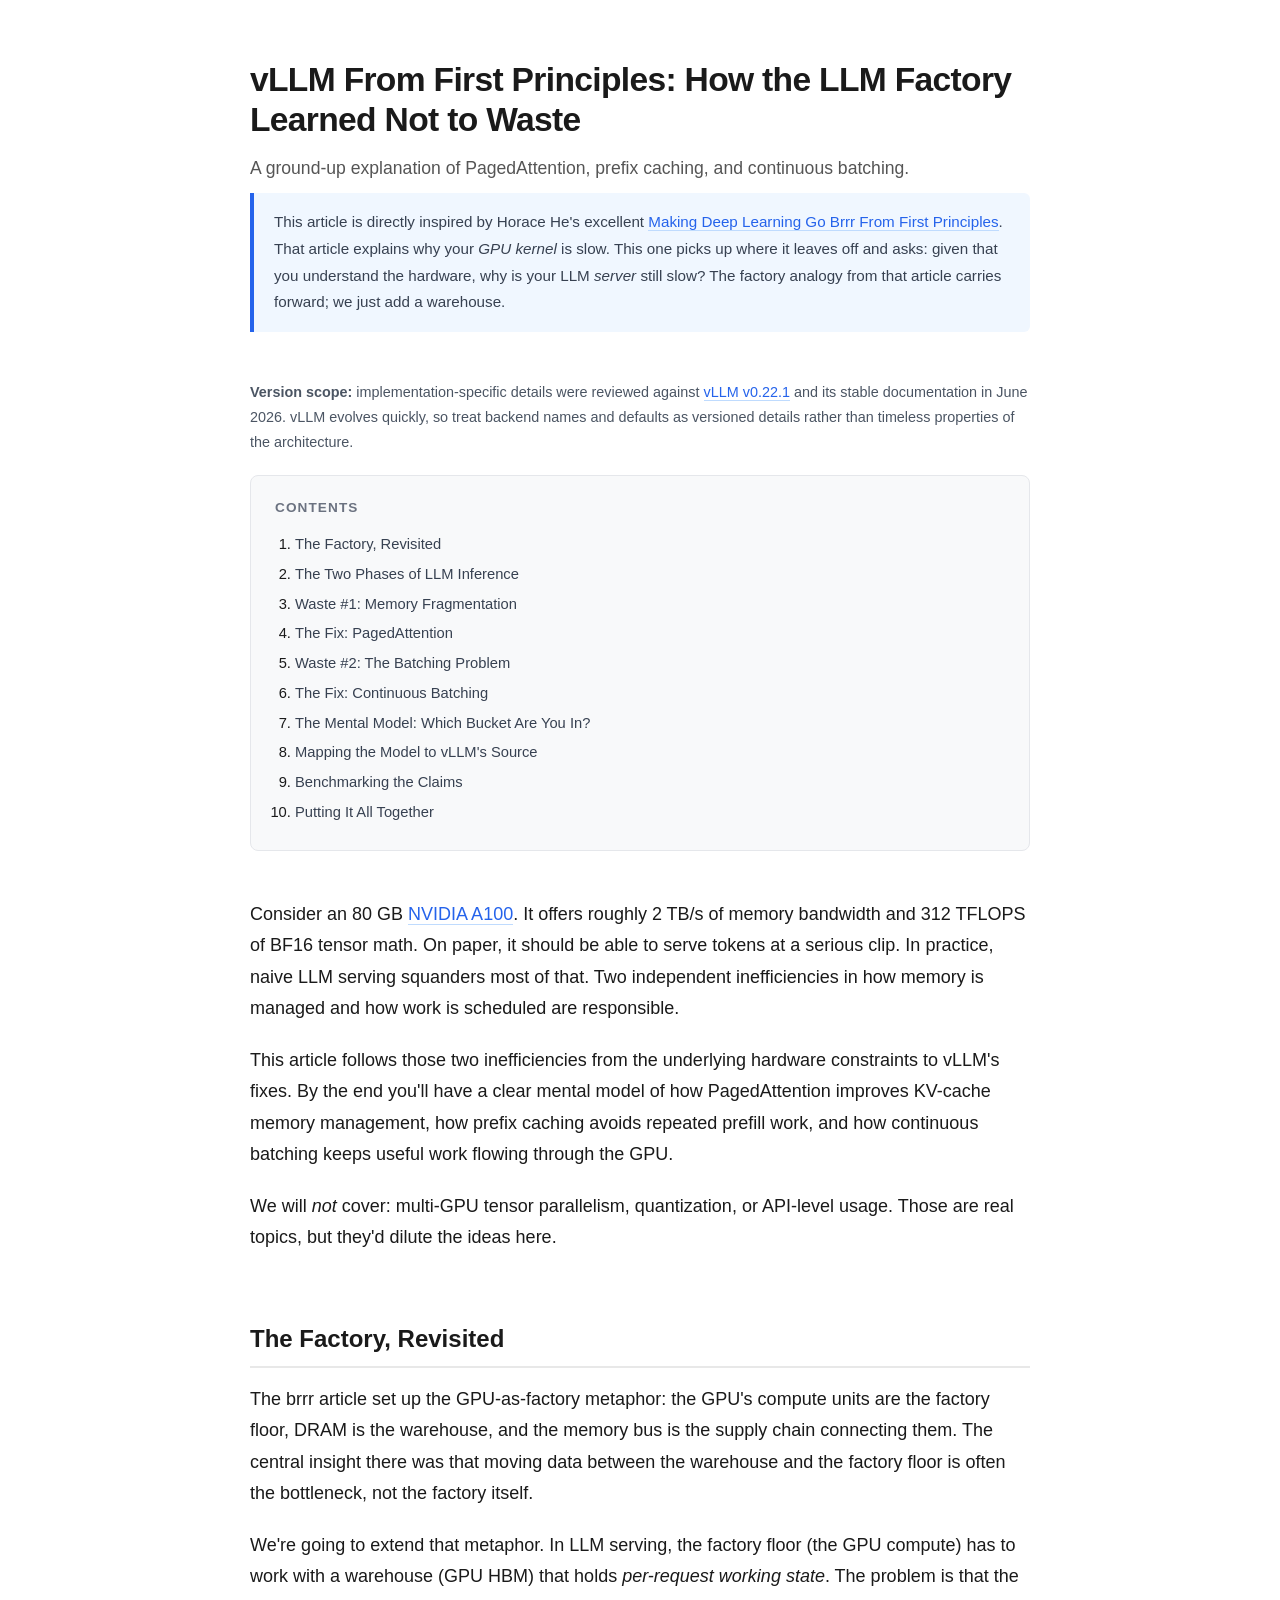
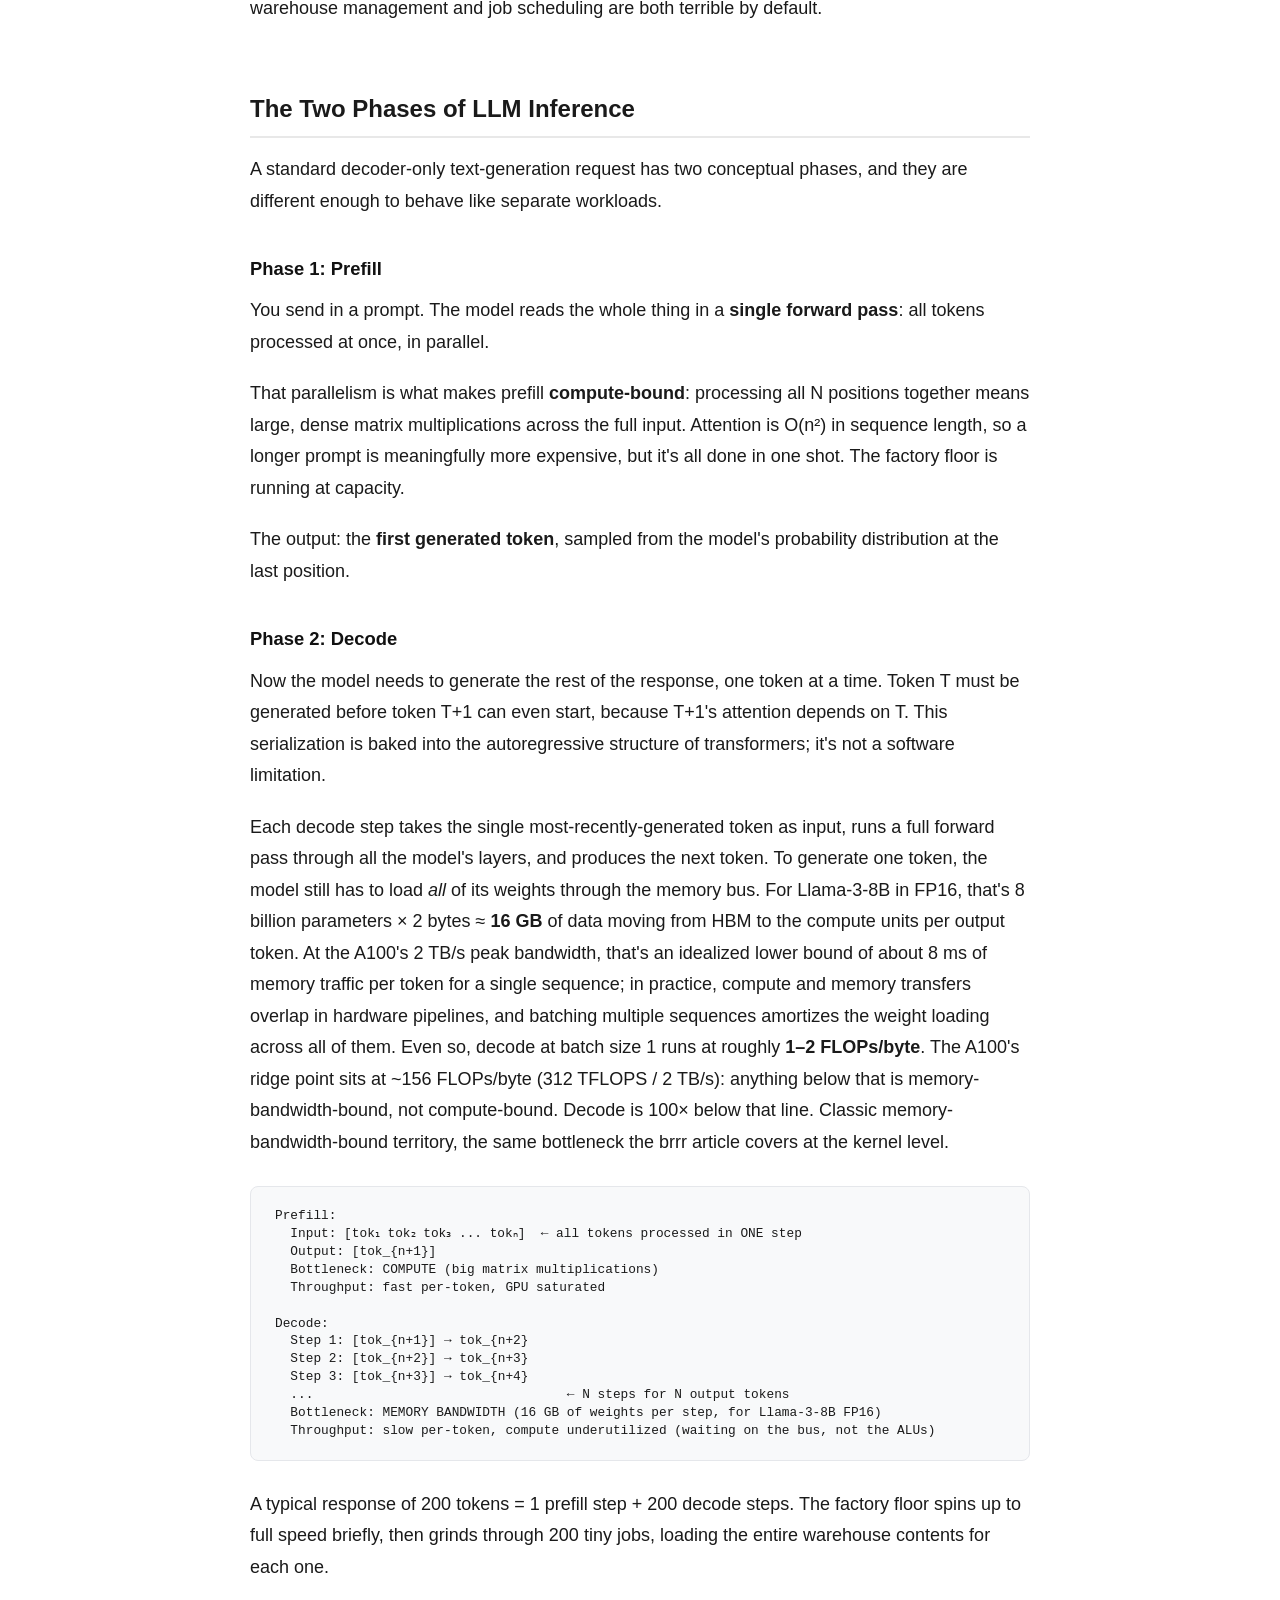
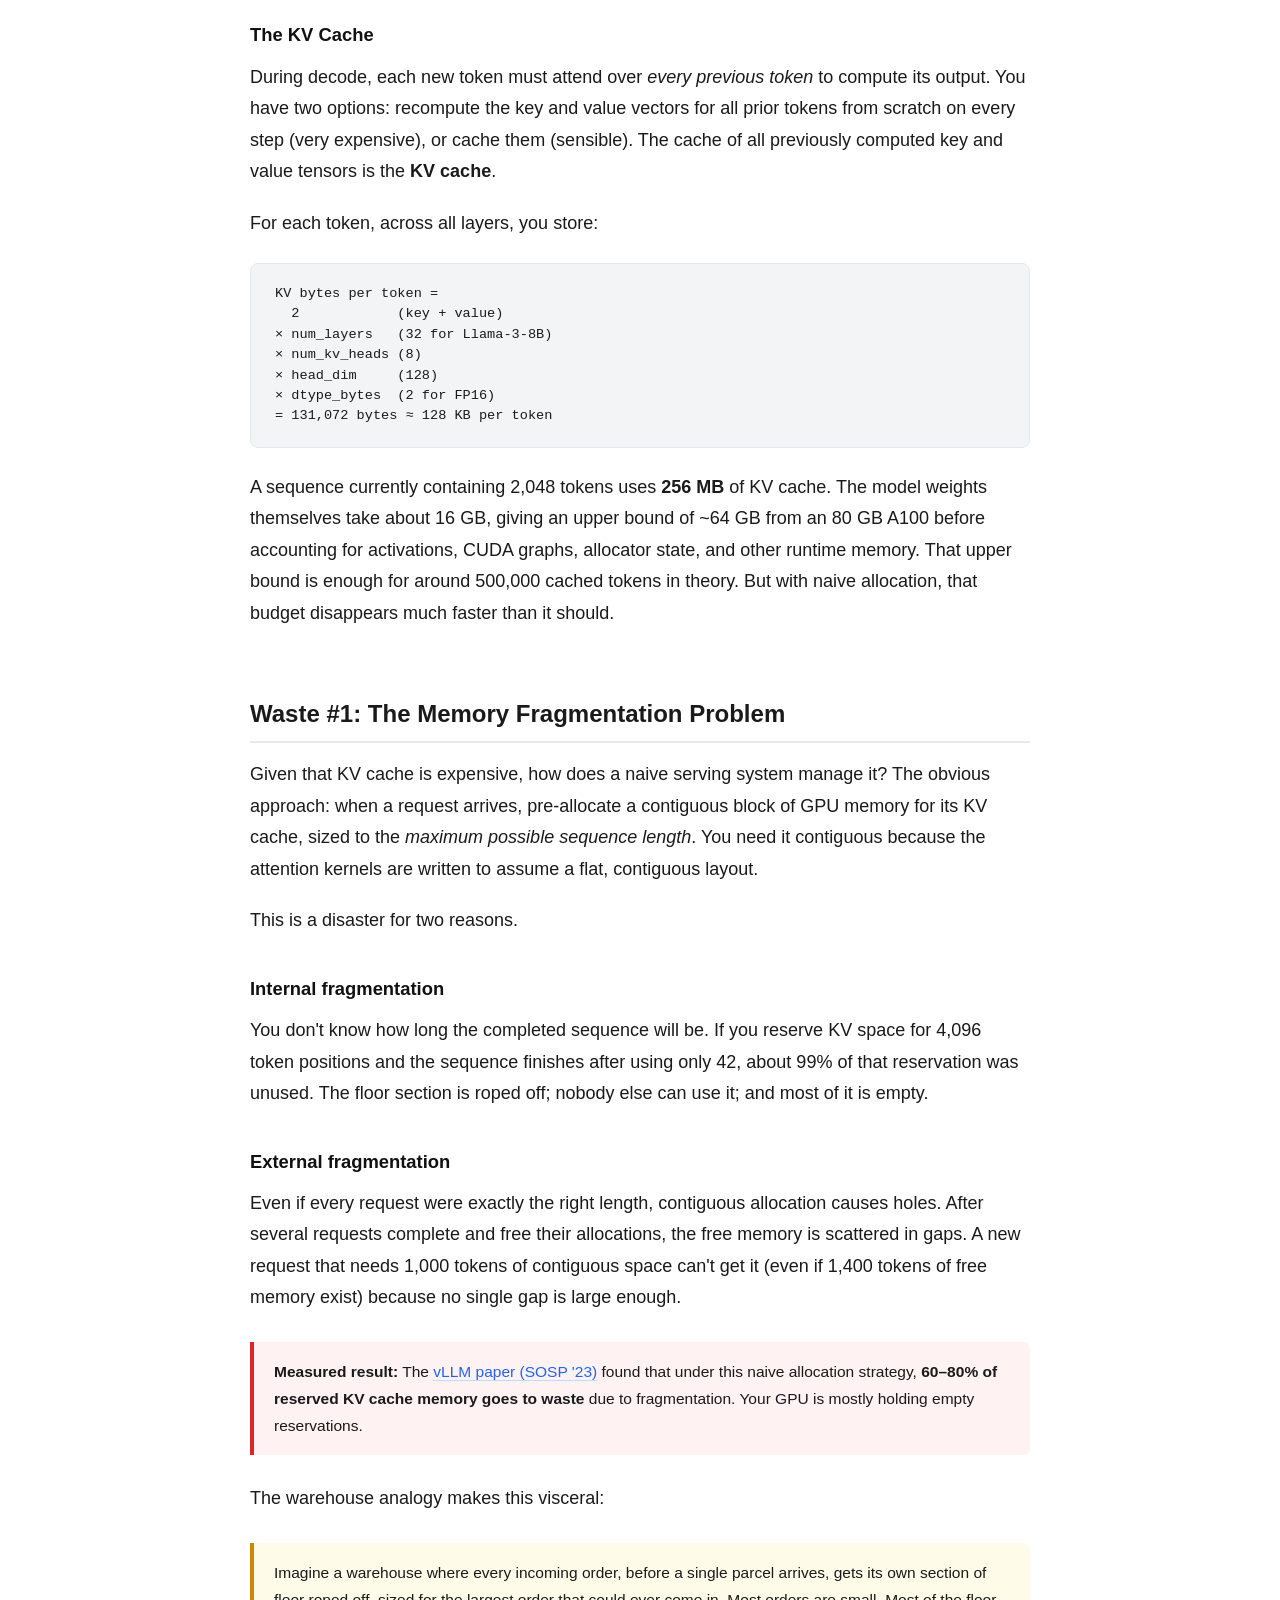
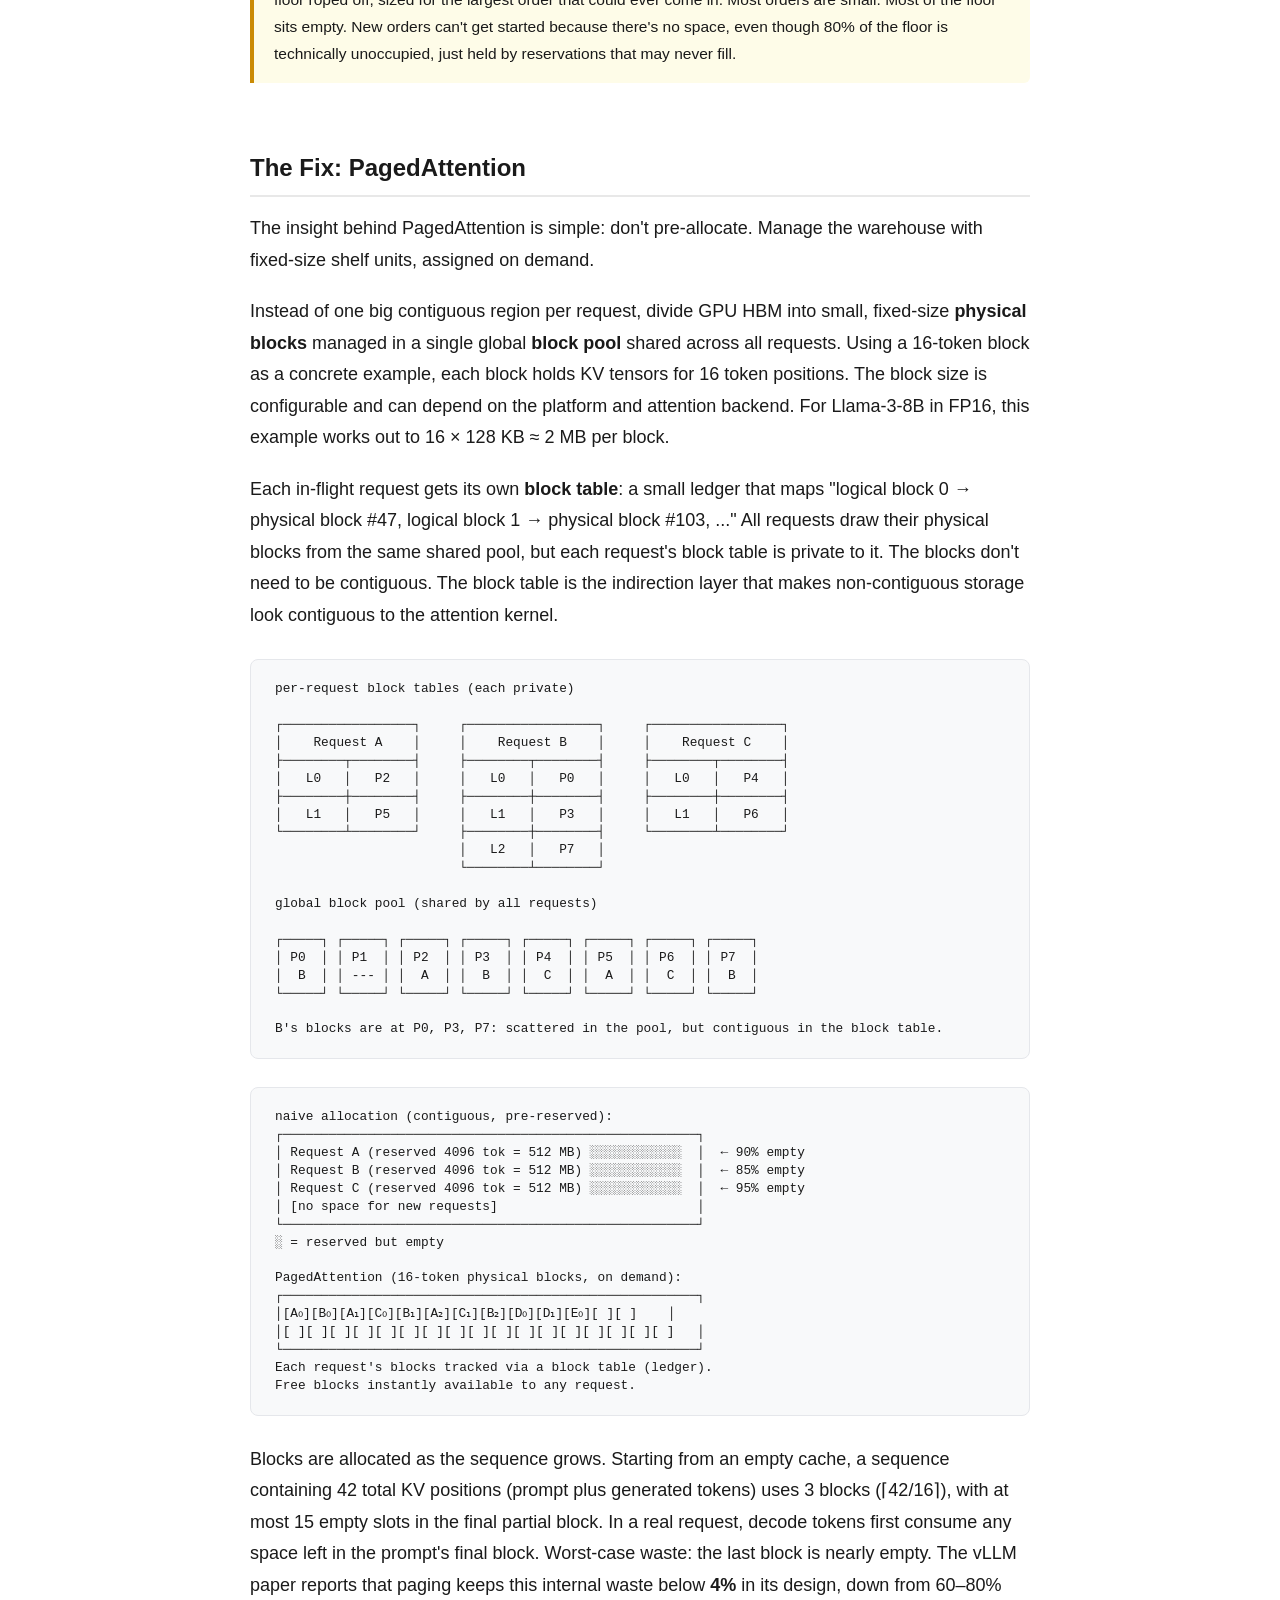
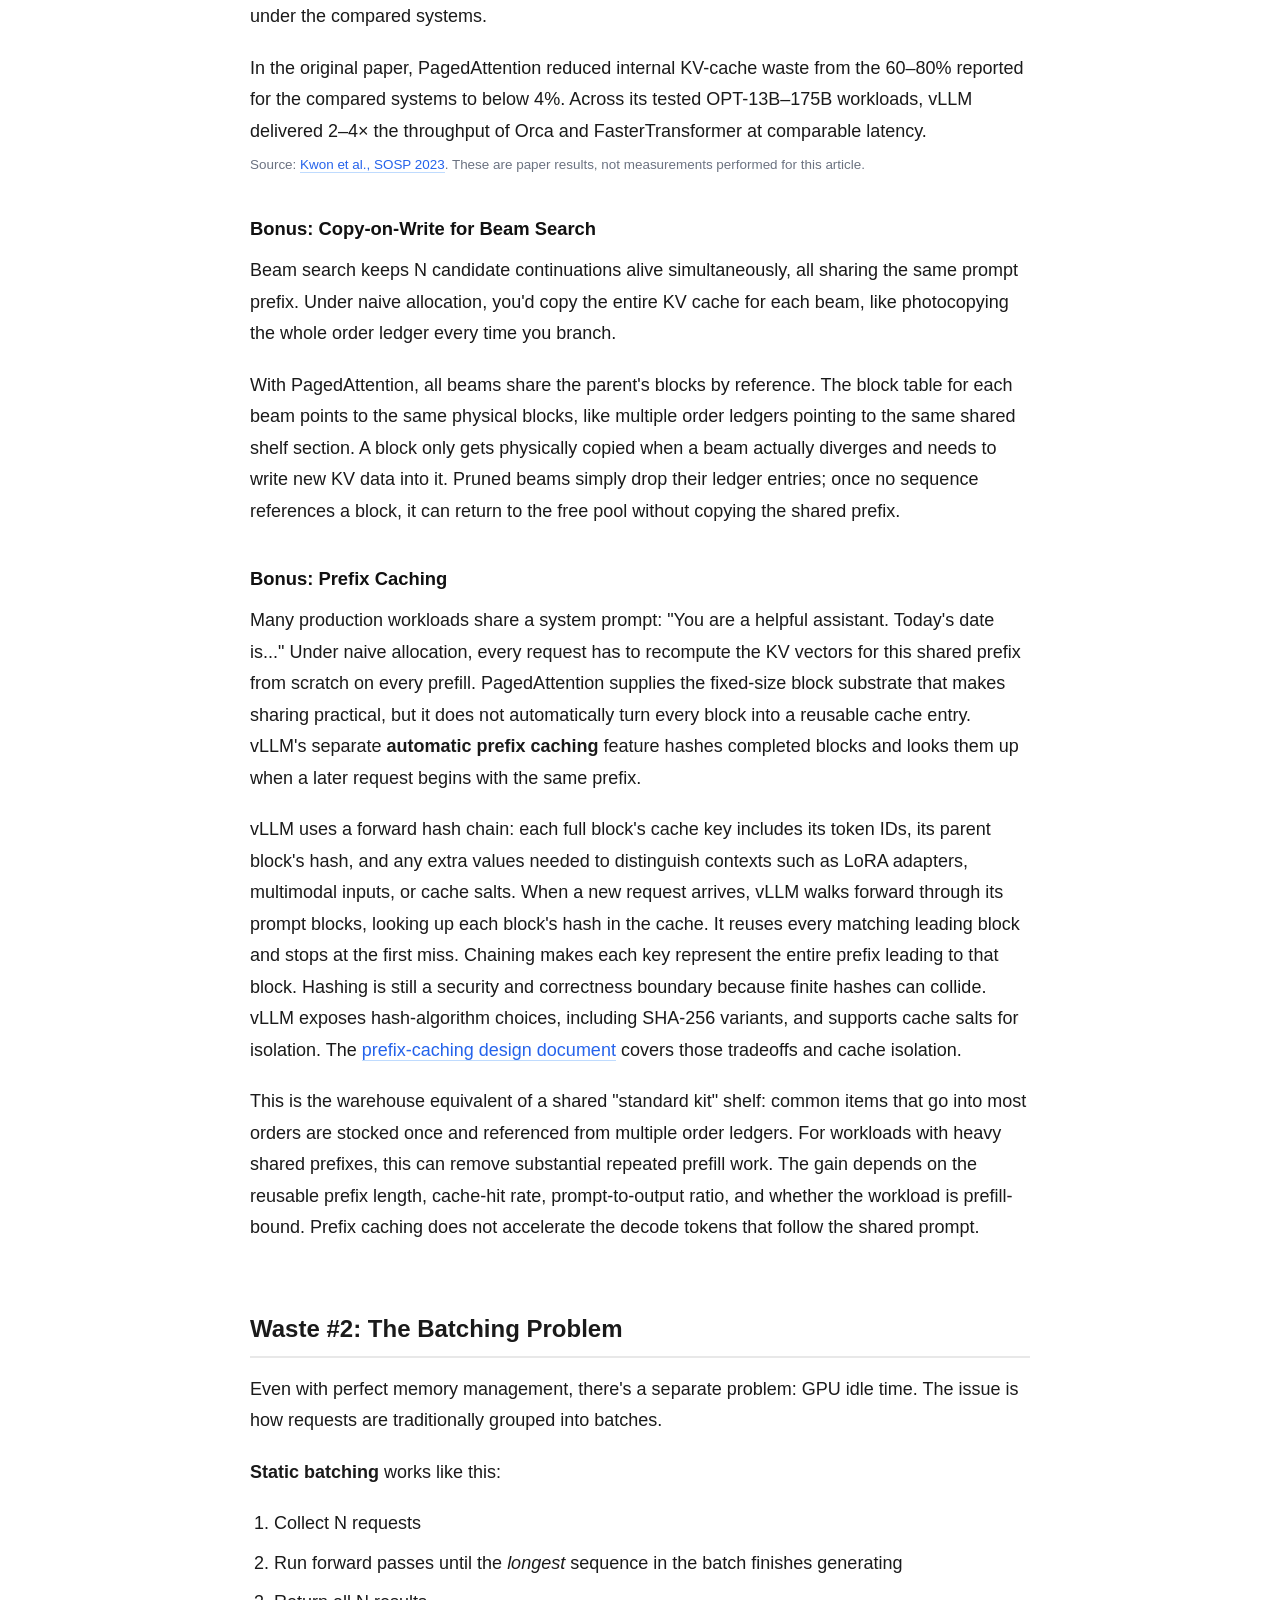
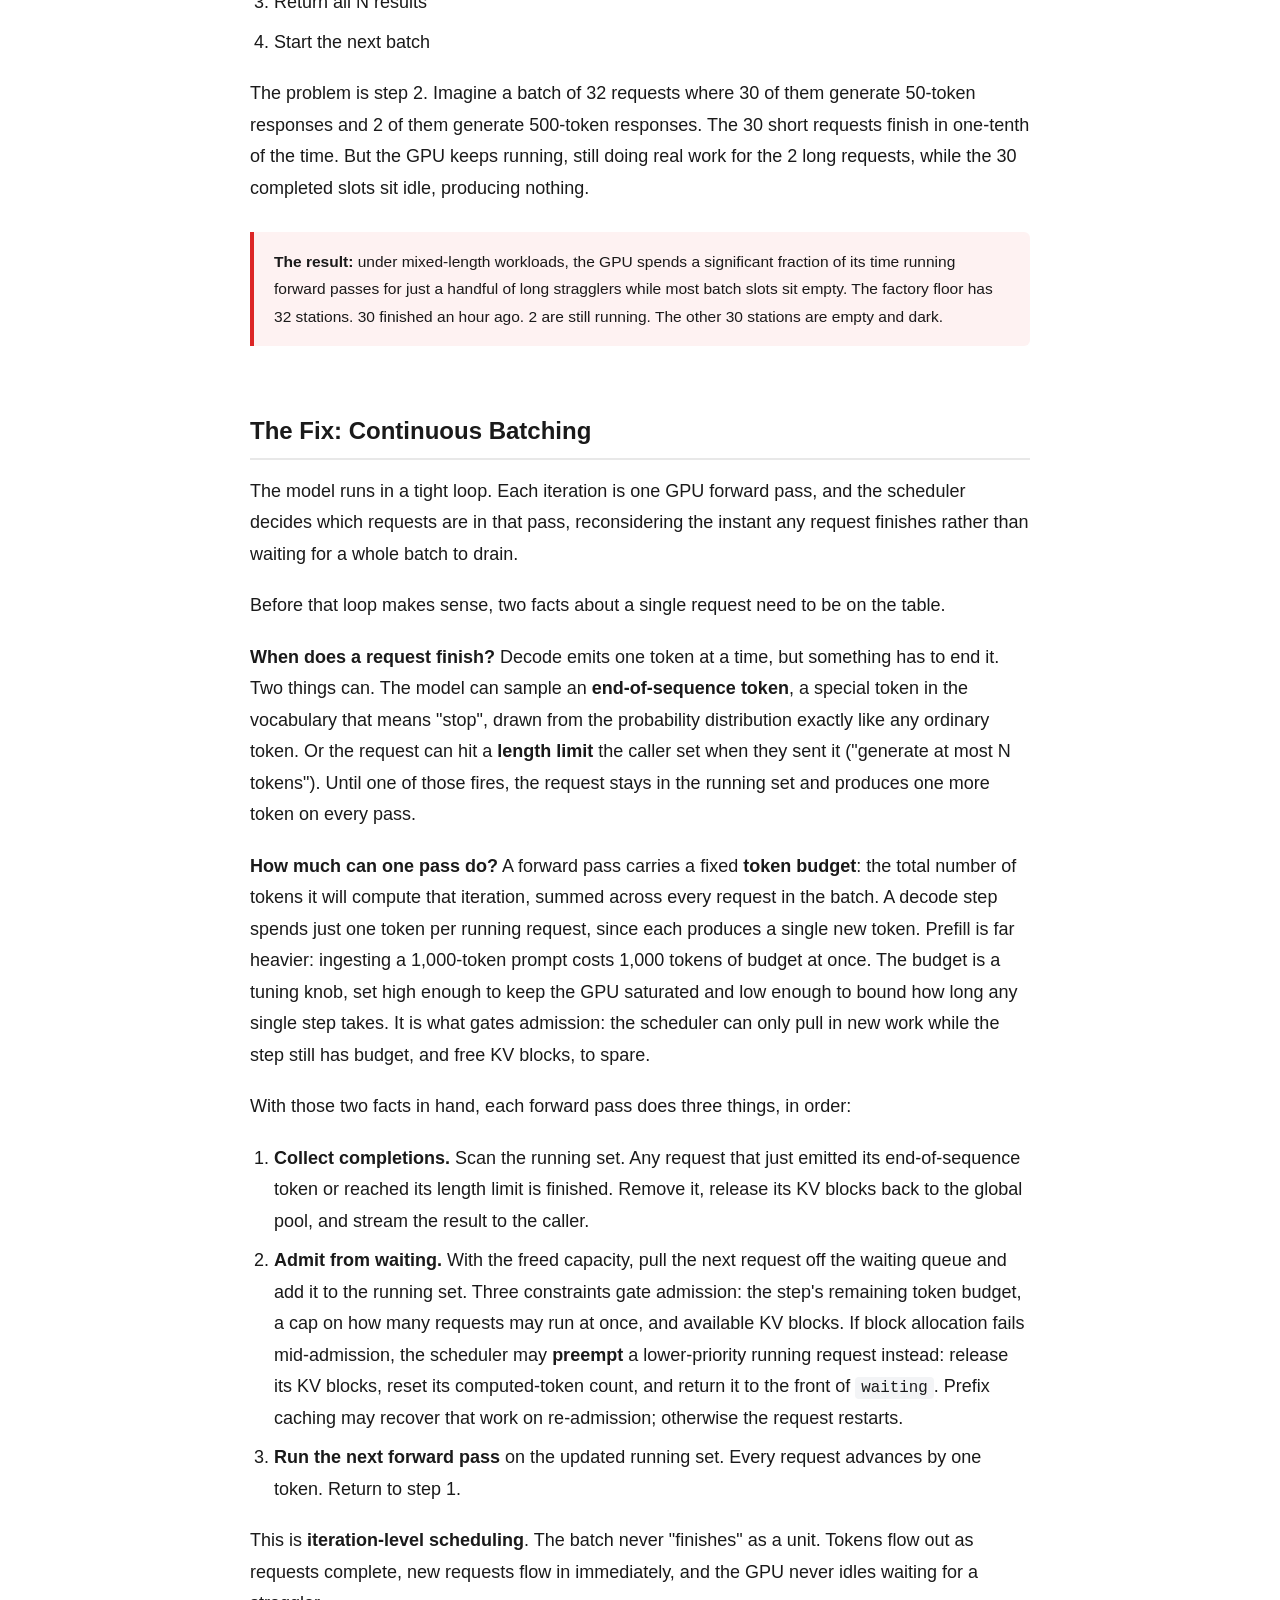
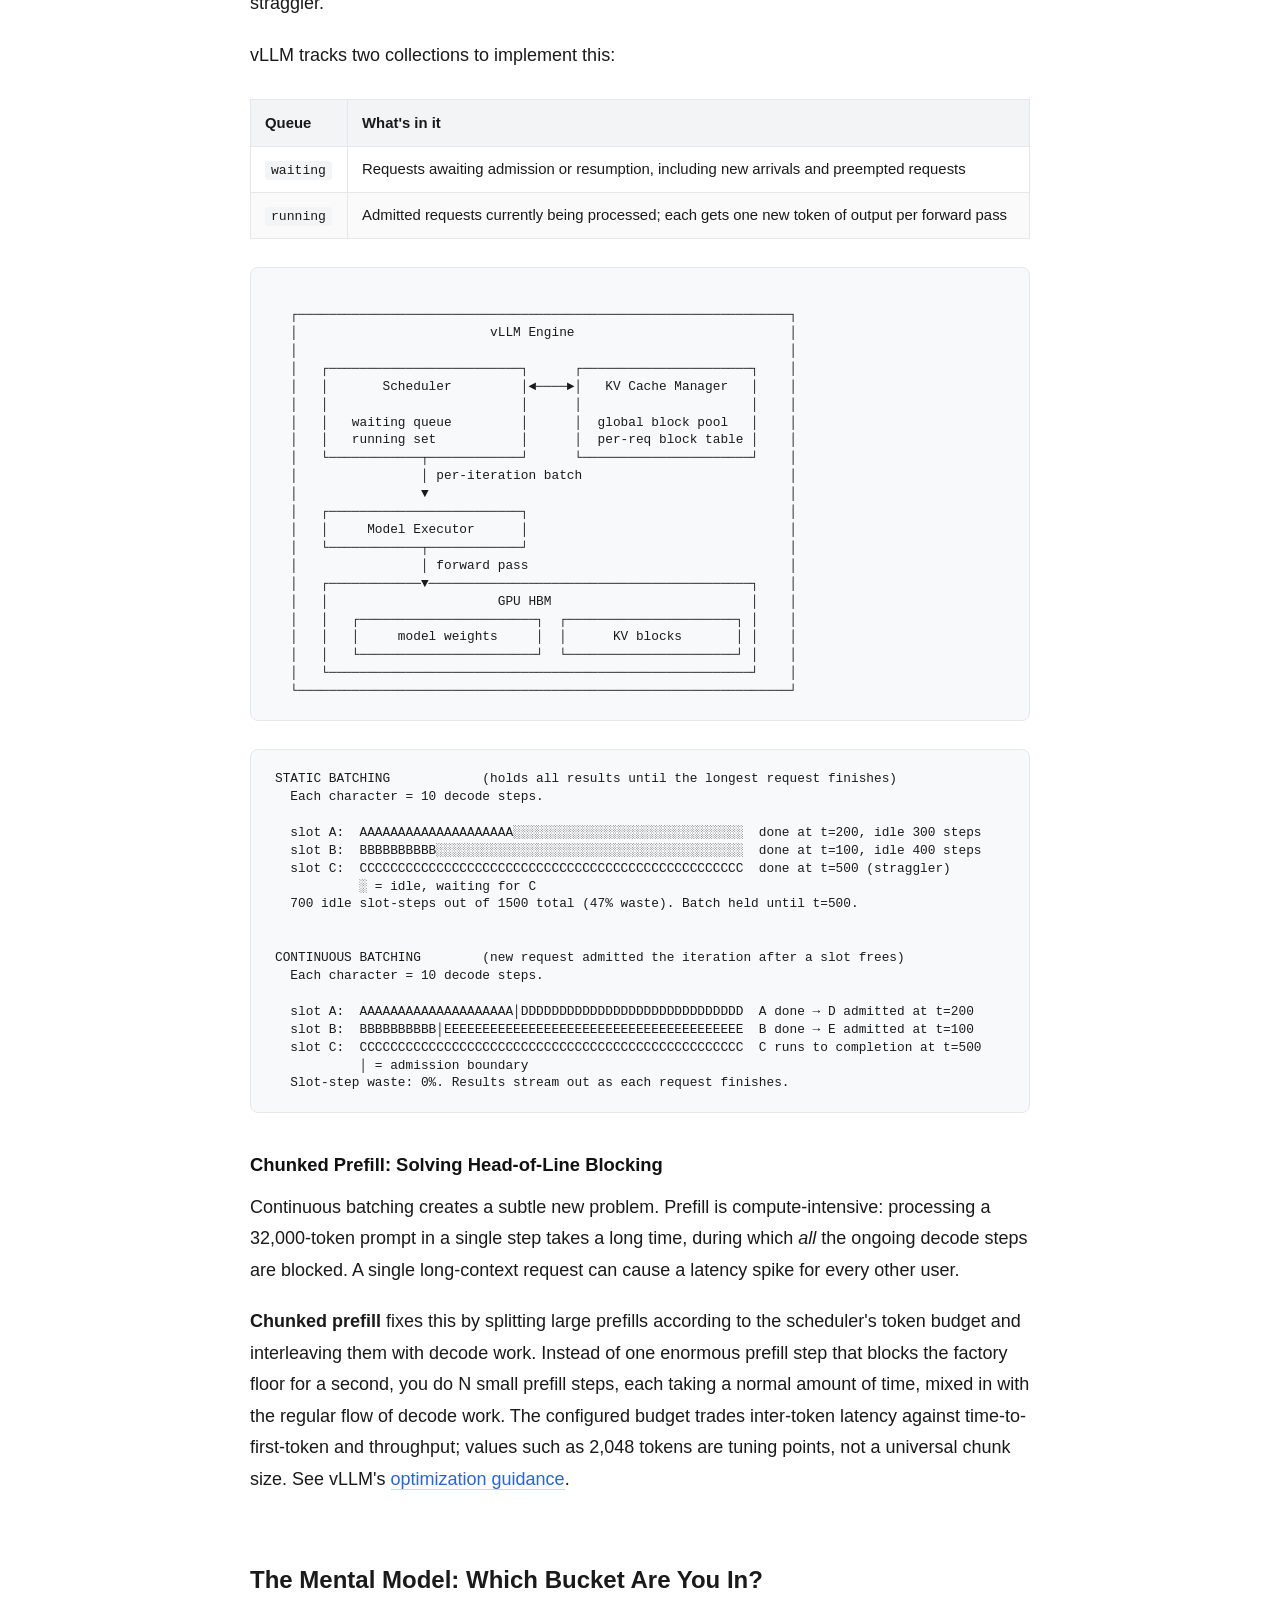
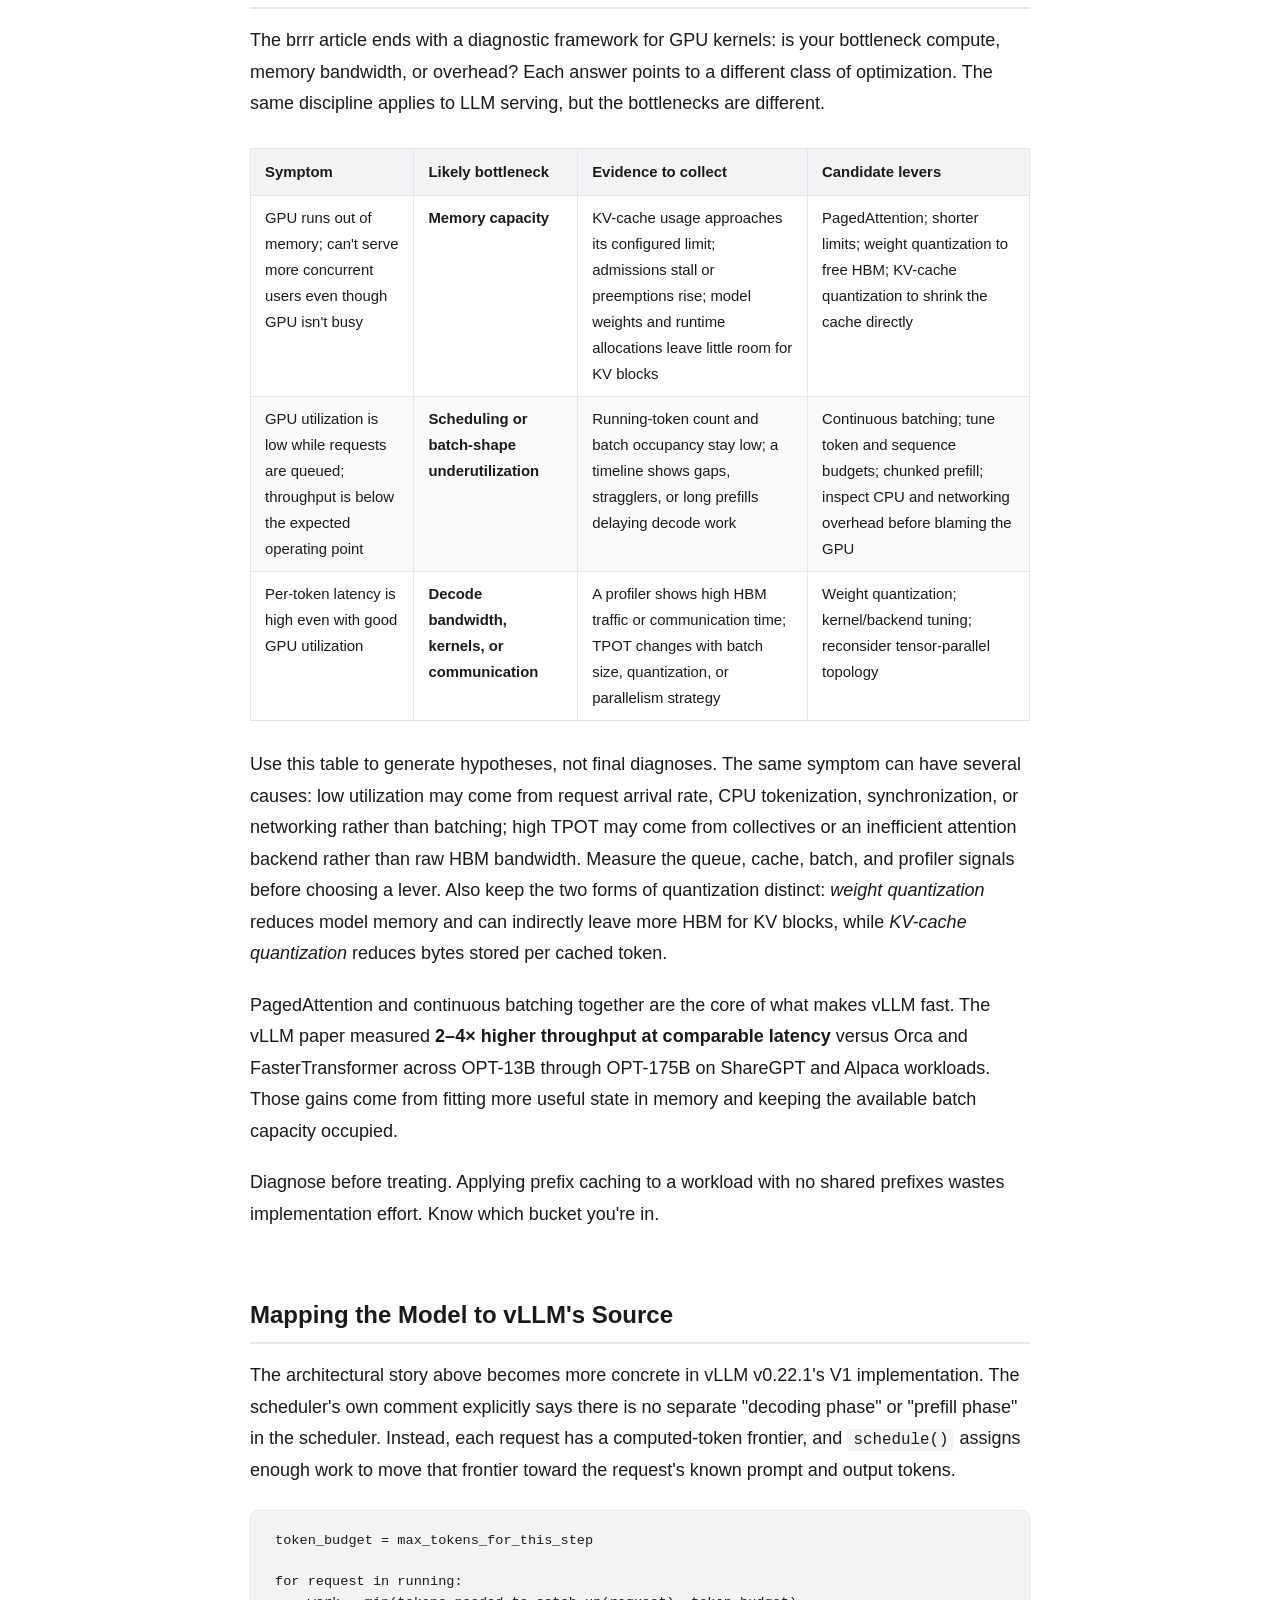
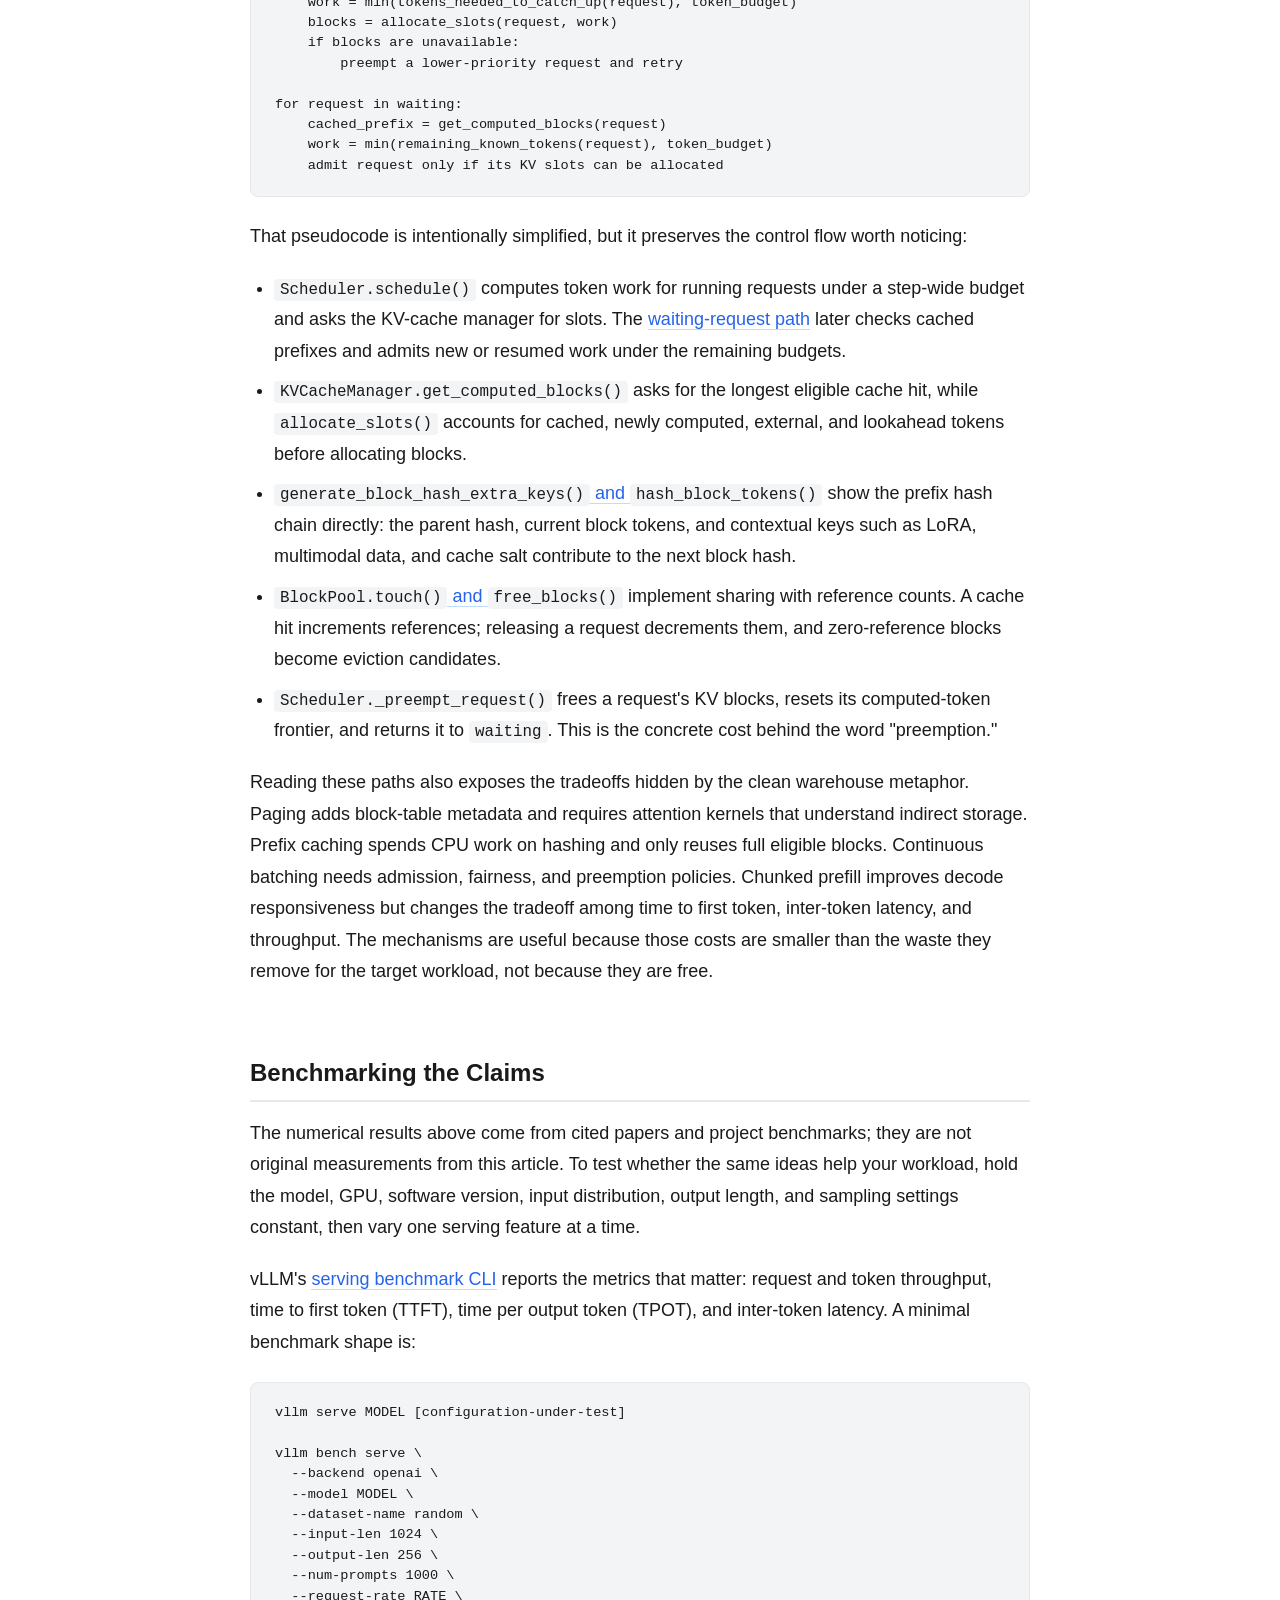
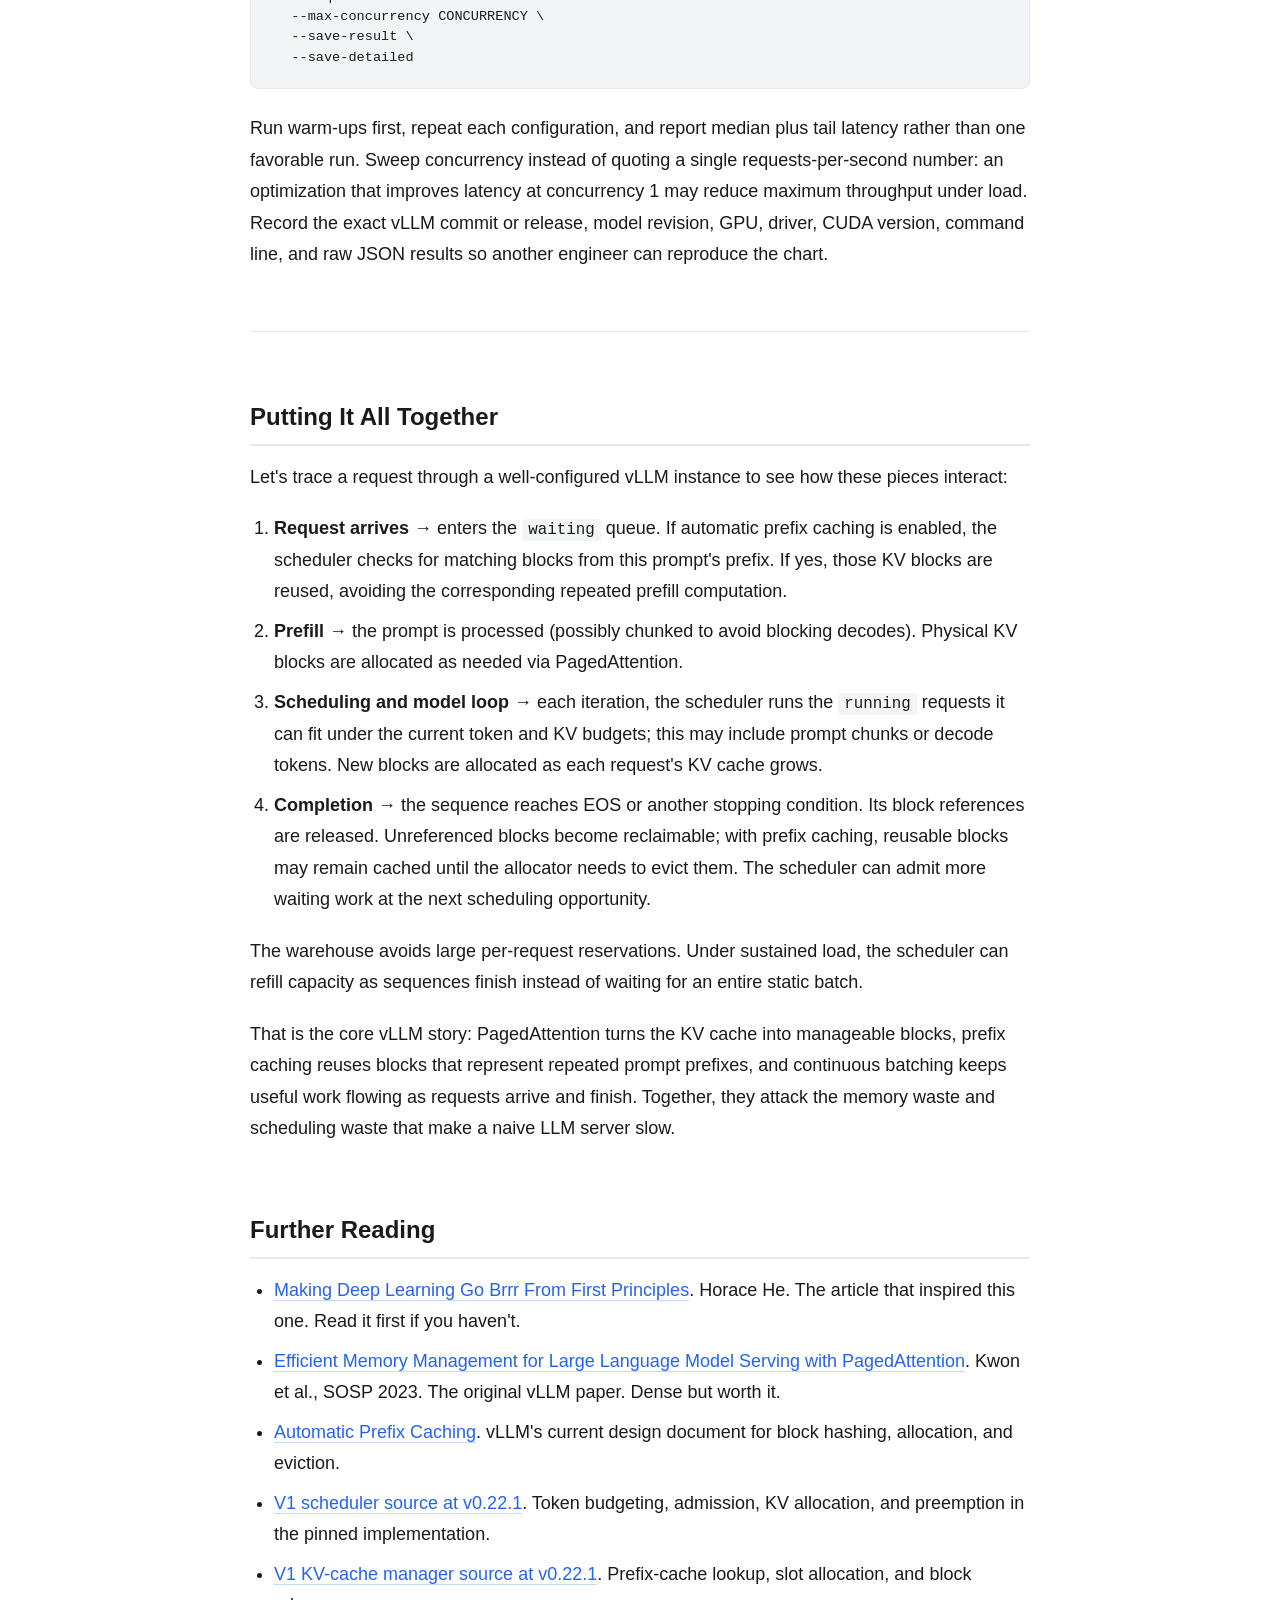
<file: articles/vllm-from-first-principles.html>
<!DOCTYPE html>
<html lang="en">
<head>
  <meta charset="UTF-8" />
  <meta name="viewport" content="width=device-width, initial-scale=1.0" />
  <meta name="description" content="A first-principles explanation of how vLLM improves LLM serving with PagedAttention, continuous batching, and prefix caching." />
  <meta name="author" content="Rohan" />
  <meta name="robots" content="index, follow" />
  <meta property="og:type" content="article" />
  <meta property="og:title" content="vLLM From First Principles: How the LLM Factory Learned Not to Waste" />
  <meta property="og:description" content="How vLLM manages KV-cache memory and schedules requests to improve LLM serving throughput." />
  <meta property="article:published_time" content="2026-06-12" />
  <meta property="article:modified_time" content="2026-06-15" />
  <meta name="twitter:card" content="summary" />
  <title>vLLM From First Principles: How the LLM Factory Learned Not to Waste</title>
  <style>
    *, *::before, *::after { box-sizing: border-box; margin: 0; padding: 0; }

    body {
      font-family: -apple-system, BlinkMacSystemFont, "Segoe UI", Roboto, "Helvetica Neue", Arial, sans-serif;
      font-size: 18px;
      line-height: 1.75;
      color: #1a1a1a;
      background: #fff;
      padding: 0 20px;
    }

    .wrapper {
      max-width: 780px;
      margin: 0 auto;
      padding: 60px 0 120px;
    }

    /* ── Typography ─────────────────────────────────────────────── */
    h1 {
      font-size: 2.1rem;
      font-weight: 700;
      line-height: 1.2;
      margin-bottom: 12px;
      letter-spacing: -0.02em;
    }

    .subtitle {
      font-size: 1.1rem;
      color: #555;
      margin-bottom: 10px;
    }

    .byline {
      font-size: 0.9rem;
      color: #6b7280;
      margin-bottom: 32px;
    }

    .summary {
      background: #f0fdf4;
      border: 1px solid #bbf7d0;
      border-radius: 8px;
      padding: 20px 24px;
      margin-bottom: 28px;
    }

    .summary h2 {
      font-size: 0.85rem;
      text-transform: uppercase;
      letter-spacing: 0.08em;
      color: #166534;
      border: none;
      margin: 0 0 12px;
      padding: 0;
    }

    .summary ul { margin-bottom: 0; }

    .source-note {
      color: #6b7280;
      font-size: 0.84rem;
      margin-top: -14px;
    }

    .version-note {
      color: #4b5563;
      font-size: 0.9rem;
    }

    h2 {
      font-size: 1.5rem;
      font-weight: 700;
      margin-top: 64px;
      margin-bottom: 16px;
      padding-bottom: 6px;
      border-bottom: 2px solid #e8e8e8;
    }

    h3 {
      font-size: 1.15rem;
      font-weight: 700;
      margin-top: 36px;
      margin-bottom: 10px;
      color: #111;
    }

    p {
      margin-bottom: 20px;
    }

    a {
      color: #2563eb;
      text-decoration: none;
      border-bottom: 1px solid #bfdbfe;
      transition: border-color 0.15s;
    }
    a:hover { border-color: #2563eb; }

    strong { font-weight: 600; }
    em { font-style: italic; }

    /* ── Attribution box ────────────────────────────────────────── */
    .attribution {
      background: #f0f7ff;
      border-left: 4px solid #2563eb;
      padding: 16px 20px;
      border-radius: 0 6px 6px 0;
      margin-bottom: 48px;
      font-size: 0.95rem;
      color: #374151;
    }

    /* ── Callout / insight boxes ────────────────────────────────── */
    .callout {
      background: #fefce8;
      border-left: 4px solid #ca8a04;
      padding: 16px 20px;
      border-radius: 0 6px 6px 0;
      margin: 28px 0;
      font-size: 0.97rem;
    }

    .callout.blue {
      background: #f0f9ff;
      border-left-color: #0284c7;
    }

    .callout.green {
      background: #f0fdf4;
      border-left-color: #16a34a;
    }

    .callout.red {
      background: #fef2f2;
      border-left-color: #dc2626;
    }

    .callout p:last-child { margin-bottom: 0; }

    /* ── Code / monospace ───────────────────────────────────────── */
    code {
      font-family: "SFMono-Regular", Consolas, "Liberation Mono", Menlo, monospace;
      font-size: 0.88em;
      background: #f3f4f6;
      padding: 2px 6px;
      border-radius: 4px;
      color: #1a1a1a;
    }

    pre {
      font-family: "SFMono-Regular", Consolas, "Liberation Mono", Menlo, monospace;
      font-size: 0.85rem;
      background: #f3f4f6;
      border: 1px solid #e5e7eb;
      border-radius: 8px;
      padding: 20px 24px;
      overflow-x: auto;
      line-height: 1.5;
      margin: 24px 0;
      color: #1a1a1a;
    }

    /* ── Tables ─────────────────────────────────────────────────── */
    .table-wrap { overflow-x: auto; margin: 28px 0; }

    table {
      width: 100%;
      border-collapse: collapse;
      font-size: 0.93rem;
    }

    th {
      background: #f3f4f6;
      font-weight: 600;
      text-align: left;
      padding: 10px 14px;
      border: 1px solid #e5e7eb;
    }

    td {
      padding: 9px 14px;
      border: 1px solid #e5e7eb;
      vertical-align: top;
    }

    tr:nth-child(even) td { background: #fafafa; }

    /* ── Diagrams / ASCII art ───────────────────────────────────── */
    .diagram {
      font-family: "SFMono-Regular", Consolas, "Liberation Mono", Menlo, monospace;
      font-size: 0.8rem;
      background: #f8f9fa;
      border: 1px solid #e5e7eb;
      border-radius: 8px;
      padding: 20px 24px;
      overflow-x: auto;
      line-height: 1.4;
      margin: 28px 0;
      white-space: pre;
    }

    /* ── Section divider ────────────────────────────────────────── */
    hr {
      border: none;
      border-top: 1px solid #e8e8e8;
      margin: 60px 0;
    }

    /* ── Lists ──────────────────────────────────────────────────── */
    ul, ol {
      padding-left: 24px;
      margin-bottom: 20px;
    }

    li { margin-bottom: 8px; }

    /* ── Table of contents ──────────────────────────────────────── */
    .toc {
      background: #f8f9fa;
      border: 1px solid #e5e7eb;
      border-radius: 8px;
      padding: 20px 24px;
      margin-bottom: 48px;
      font-size: 0.92rem;
    }
    .toc h2 {
      font-size: 0.85rem;
      text-transform: uppercase;
      letter-spacing: 0.08em;
      color: #6b7280;
      border: none;
      margin-top: 0;
      margin-bottom: 12px;
      padding-bottom: 0;
    }
    .toc ol {
      margin-bottom: 0;
      padding-left: 20px;
    }
    .toc li { margin-bottom: 4px; }
    .toc a { border-bottom: none; color: #374151; }
    .toc a:hover { color: #2563eb; }

    /* ── Footer ─────────────────────────────────────────────────── */
    .footer {
      margin-top: 80px;
      padding-top: 24px;
      border-top: 1px solid #e8e8e8;
      font-size: 0.88rem;
      color: #6b7280;
    }

    @media (max-width: 600px) {
      body { font-size: 16px; }
      h1 { font-size: 1.6rem; }
      h2 { font-size: 1.25rem; }
    }
  </style>
</head>
<body>
<main>
<article>
<div class="wrapper">

  <h1>vLLM From First Principles: How the LLM Factory Learned Not to Waste</h1>
  <p class="subtitle">A ground-up explanation of PagedAttention, prefix caching, and continuous batching.</p>

  <div class="attribution">
    This article is directly inspired by Horace He's excellent
    <a href="https://horace.io/brrr_intro.html">Making Deep Learning Go Brrr From First Principles</a>.
    That article explains why your <em>GPU kernel</em> is slow. This one picks up where it leaves off and asks:
    given that you understand the hardware, why is your LLM <em>server</em> still slow?
    The factory analogy from that article carries forward; we just add a warehouse.
  </div>

  <p class="version-note">
    <strong>Version scope:</strong> implementation-specific details were reviewed against
    <a href="https://github.com/vllm-project/vllm/releases/tag/v0.22.1">vLLM v0.22.1</a>
    and its stable documentation in June 2026. vLLM evolves quickly, so treat backend names
    and defaults as versioned details rather than timeless properties of the architecture.
  </p>

  <nav class="toc" aria-label="Table of contents">
    <h2>Contents</h2>
    <ol>
      <li><a href="#factory">The Factory, Revisited</a></li>
      <li><a href="#phases">The Two Phases of LLM Inference</a></li>
      <li><a href="#waste1">Waste #1: Memory Fragmentation</a></li>
      <li><a href="#paged">The Fix: PagedAttention</a></li>
      <li><a href="#waste2">Waste #2: The Batching Problem</a></li>
      <li><a href="#continuous">The Fix: Continuous Batching</a></li>
      <li><a href="#mental-model">The Mental Model: Which Bucket Are You In?</a></li>
      <li><a href="#source-map">Mapping the Model to vLLM's Source</a></li>
      <li><a href="#benchmark">Benchmarking the Claims</a></li>
      <li><a href="#together">Putting It All Together</a></li>
    </ol>
  </nav>

  <p>
    Consider an 80&nbsp;GB
    <a href="https://www.nvidia.com/en-us/data-center/a100/">NVIDIA A100</a>.
    It offers roughly 2&nbsp;TB/s of memory bandwidth and 312 TFLOPS of BF16 tensor math.
    On paper, it should be able to serve tokens at a serious clip.
    In practice, naive LLM serving squanders most of that. Two independent inefficiencies in how memory is managed and how work is scheduled are responsible.
  </p>

  <p>
    This article follows those two inefficiencies from the underlying hardware constraints to
    vLLM's fixes. By the end you'll have a clear mental model of how PagedAttention improves
    KV-cache memory management, how prefix caching avoids repeated prefill work, and how continuous
    batching keeps useful work flowing through the GPU.
  </p>

  <p>
    We will <em>not</em> cover: multi-GPU tensor parallelism, quantization, or API-level usage.
    Those are real topics, but they'd dilute the ideas here.
  </p>

  <!-- ═══════════════════════════════════════════════════════════════ -->
  <h2 id="factory">The Factory, Revisited</h2>

  <p>
    The brrr article set up the GPU-as-factory metaphor: the GPU's compute units are the factory floor,
    DRAM is the warehouse, and the memory bus is the supply chain connecting them.
    The central insight there was that moving data between the warehouse and the factory floor is often
    the bottleneck, not the factory itself.
  </p>

  <p>
    We're going to extend that metaphor. In LLM serving, the factory floor (the GPU compute) has to work
    with a warehouse (GPU HBM) that holds <em>per-request working state</em>. The problem is that
    the warehouse management and job scheduling are both terrible by default.
  </p>

  <!-- ═══════════════════════════════════════════════════════════════ -->
  <h2 id="phases">The Two Phases of LLM Inference</h2>

  <p>
    A standard decoder-only text-generation request has two conceptual phases, and they are
    different enough to behave like separate workloads.
  </p>

  <h3>Phase 1: Prefill</h3>

  <p>
    You send in a prompt. The model reads the whole thing in a <strong>single forward pass</strong>: all
    tokens processed at once, in parallel.
  </p>

  <p>
    That parallelism is what makes prefill <strong>compute-bound</strong>: processing all N positions
    together means large, dense matrix multiplications across the full input. Attention is O(n²) in
    sequence length, so a longer prompt is meaningfully more expensive, but it's all done in one shot.
    The factory floor is running at capacity.
  </p>

  <p>
    The output: the <strong>first generated token</strong>, sampled from the model's probability
    distribution at the last position.
  </p>

  <h3>Phase 2: Decode</h3>

  <p>
    Now the model needs to generate the rest of the response, one token at a time.
    Token T must be generated before token T+1 can even start, because T+1's attention depends on T.
    This serialization is baked into the autoregressive structure of transformers; it's not a software limitation.
  </p>

  <p>
    Each decode step takes the single most-recently-generated token as input, runs a full forward pass
    through all the model's layers, and produces the next token. To generate one token, the model still
    has to load <em>all</em> of its weights through the memory bus. For Llama-3-8B in FP16,
    that's 8 billion parameters × 2 bytes ≈ <strong>16&nbsp;GB</strong>
    of data moving from HBM to the compute units per output token.
    At the A100's 2&nbsp;TB/s peak bandwidth, that's an idealized lower bound of about
    8&nbsp;ms of memory traffic per token for a single sequence; in practice, compute and memory
    transfers overlap in hardware pipelines, and batching multiple sequences amortizes the weight
    loading across all of them. Even so, decode at batch size 1 runs at roughly <strong>1&ndash;2&nbsp;FLOPs/byte</strong>.
    The A100's ridge point sits at ~156&nbsp;FLOPs/byte (312&nbsp;TFLOPS / 2&nbsp;TB/s): anything below that is
    memory-bandwidth-bound, not compute-bound. Decode is 100&times; below that line. Classic
    memory-bandwidth-bound territory, the same bottleneck the brrr article covers at the kernel level.
  </p>

<div class="diagram">Prefill:
  Input: [tok₁ tok₂ tok₃ ... tokₙ]  ← all tokens processed in ONE step
  Output: [tok_{n+1}]
  Bottleneck: COMPUTE (big matrix multiplications)
  Throughput: fast per-token, GPU saturated

Decode:
  Step 1: [tok_{n+1}] → tok_{n+2}
  Step 2: [tok_{n+2}] → tok_{n+3}
  Step 3: [tok_{n+3}] → tok_{n+4}
  ...                                 ← N steps for N output tokens
  Bottleneck: MEMORY BANDWIDTH (16 GB of weights per step, for Llama-3-8B FP16)
  Throughput: slow per-token, compute underutilized (waiting on the bus, not the ALUs)</div>

  <p>
    A typical response of 200 tokens = 1 prefill step + 200 decode steps.
    The factory floor spins up to full speed briefly, then grinds through 200 tiny jobs,
    loading the entire warehouse contents for each one.
  </p>

  <h3>The KV Cache</h3>

  <p>
    During decode, each new token
    must attend over <em>every previous token</em> to compute its output. You have two options:
    recompute the key and value vectors for all prior tokens from scratch on every step (very expensive),
    or cache them (sensible). The cache of all previously computed key and value tensors is the
    <strong>KV cache</strong>.
  </p>

  <p>
    For each token, across all layers, you store:
  </p>

  <pre>KV bytes per token =
  2            (key + value)
× num_layers   (32 for Llama-3-8B)
× num_kv_heads (8)
× head_dim     (128)
× dtype_bytes  (2 for FP16)
= 131,072 bytes ≈ 128 KB per token</pre>

  <p>
    A sequence currently containing 2,048 tokens uses <strong>256&nbsp;MB</strong> of KV cache.
    The model weights themselves take about 16&nbsp;GB, giving an upper bound of ~64&nbsp;GB from
    an 80&nbsp;GB A100 before accounting for activations, CUDA graphs, allocator state, and other
    runtime memory. That upper bound is enough for around 500,000 cached tokens in theory.
    But with naive allocation, that budget disappears much faster than it should.
  </p>

  <!-- ═══════════════════════════════════════════════════════════════ -->
  <h2 id="waste1">Waste #1: The Memory Fragmentation Problem</h2>

  <p>
    Given that KV cache is expensive, how does a naive serving system manage it?
    The obvious approach: when a request arrives, pre-allocate a contiguous block of GPU memory
      for its KV cache, sized to the <em>maximum possible sequence length</em>.
    You need it contiguous because the attention kernels are written to assume a flat, contiguous layout.
  </p>

  <p>
    This is a disaster for two reasons.
  </p>

  <h3>Internal fragmentation</h3>

  <p>
    You don't know how long the completed sequence will be. If you reserve KV space for 4,096 token
    positions and the sequence finishes after using only 42, about 99% of that reservation was unused.
    The floor section is roped off; nobody else can use it; and most of it is empty.
  </p>

  <h3>External fragmentation</h3>

  <p>
    Even if every request were exactly the right length, contiguous allocation causes holes.
    After several requests complete and free their allocations, the free memory is scattered in gaps.
    A new request that needs 1,000 tokens of contiguous space can't get it (even if 1,400 tokens of
    free memory exist) because no single gap is large enough.
  </p>

  <div class="callout red">
    <p>
        <strong>Measured result:</strong> The
        <a href="https://arxiv.org/abs/2309.06180">vLLM paper (SOSP '23)</a>
        found that under this naive allocation strategy,
      <strong>60–80% of reserved KV cache memory goes to waste</strong> due to fragmentation.
      Your GPU is mostly holding empty reservations.
    </p>
  </div>

  <p>The warehouse analogy makes this visceral:</p>

  <div class="callout">
    <p>
      Imagine a warehouse where every incoming order, before a single parcel arrives, gets its own
      section of floor roped off, sized for the largest order that could ever come in.
      Most orders are small. Most of the floor sits empty. New orders can't get started because
      there's no space, even though 80% of the floor is technically unoccupied, just held by
      reservations that may never fill.
    </p>
  </div>

  <!-- ═══════════════════════════════════════════════════════════════ -->
  <h2 id="paged">The Fix: PagedAttention</h2>

  <p>
    The insight behind PagedAttention is simple: don't pre-allocate. Manage the warehouse with
    fixed-size shelf units, assigned on demand.
  </p>

  <p>
    Instead of one big contiguous region per request, divide GPU HBM into small, fixed-size
      <strong>physical blocks</strong> managed in a single global <strong>block pool</strong> shared
      across all requests. Using a 16-token block as a concrete example,
      each block holds KV tensors for 16 token positions. The block size is configurable and can
      depend on the platform and attention backend. For Llama-3-8B in FP16, this example works out
      to 16 × 128&nbsp;KB ≈ 2&nbsp;MB per block.
  </p>

  <p>
    Each in-flight request gets its own <strong>block table</strong>: a small ledger that maps
    "logical block 0 → physical block #47, logical block 1 → physical block #103, ..."
    All requests draw their physical blocks from the same shared pool, but each request's
    block table is private to it. The blocks don't need to be contiguous. The block table is the
    indirection layer that makes non-contiguous storage look contiguous to the attention kernel.
  </p>

<div class="diagram">per-request block tables (each private)

┌─────────────────┐     ┌─────────────────┐     ┌─────────────────┐
│    Request A    │     │    Request B    │     │    Request C    │
├────────┬────────┤     ├────────┬────────┤     ├────────┬────────┤
│   L0   │   P2   │     │   L0   │   P0   │     │   L0   │   P4   │
├────────┼────────┤     ├────────┼────────┤     ├────────┼────────┤
│   L1   │   P5   │     │   L1   │   P3   │     │   L1   │   P6   │
└────────┴────────┘     ├────────┼────────┤     └────────┴────────┘
                        │   L2   │   P7   │
                        └────────┴────────┘

global block pool (shared by all requests)

┌─────┐ ┌─────┐ ┌─────┐ ┌─────┐ ┌─────┐ ┌─────┐ ┌─────┐ ┌─────┐
│ P0  │ │ P1  │ │ P2  │ │ P3  │ │ P4  │ │ P5  │ │ P6  │ │ P7  │
│  B  │ │ --- │ │  A  │ │  B  │ │  C  │ │  A  │ │  C  │ │  B  │
└─────┘ └─────┘ └─────┘ └─────┘ └─────┘ └─────┘ └─────┘ └─────┘

B's blocks are at P0, P3, P7: scattered in the pool, but contiguous in the block table.</div>

<div class="diagram">naive allocation (contiguous, pre-reserved):
┌──────────────────────────────────────────────────────┐
│ Request A (reserved 4096 tok = 512 MB) ░░░░░░░░░░░░  │  ← 90% empty
│ Request B (reserved 4096 tok = 512 MB) ░░░░░░░░░░░░  │  ← 85% empty
│ Request C (reserved 4096 tok = 512 MB) ░░░░░░░░░░░░  │  ← 95% empty
│ [no space for new requests]                          │
└──────────────────────────────────────────────────────┘
░ = reserved but empty

PagedAttention (16-token physical blocks, on demand):
┌──────────────────────────────────────────────────────┐
│[A₀][B₀][A₁][C₀][B₁][A₂][C₁][B₂][D₀][D₁][E₀][ ][ ]    │
│[ ][ ][ ][ ][ ][ ][ ][ ][ ][ ][ ][ ][ ][ ][ ][ ][ ]   │
└──────────────────────────────────────────────────────┘
Each request's blocks tracked via a block table (ledger).
Free blocks instantly available to any request.</div>

  <p>
    Blocks are allocated as the sequence grows. Starting from an empty cache, a sequence containing
    42 total KV positions (prompt plus generated tokens) uses 3 blocks (⌈42/16⌉), with at most
    15 empty slots in the final partial block. In a real request, decode tokens first consume any
    space left in the prompt's final block.
    Worst-case waste: the last block is nearly empty. The vLLM paper reports that paging keeps this
    internal waste below <strong>4%</strong> in its design, down from 60–80% under the compared systems.
  </p>

  <p>
    In the original paper, PagedAttention reduced internal KV-cache waste from the 60–80% reported
    for the compared systems to below 4%. Across its tested OPT-13B–175B workloads, vLLM delivered
    2–4× the throughput of Orca and FasterTransformer at comparable latency.
  </p>
  <p class="source-note">
    Source: <a href="https://arxiv.org/abs/2309.06180">Kwon et al., SOSP 2023</a>.
    These are paper results, not measurements performed for this article.
  </p>

  <h3>Bonus: Copy-on-Write for Beam Search</h3>

  <p>
    Beam search keeps N candidate continuations alive simultaneously, all sharing the same prompt prefix.
    Under naive allocation, you'd copy the entire KV cache for each beam, like photocopying the
    whole order ledger every time you branch.
  </p>

  <p>
    With PagedAttention, all beams share the parent's blocks by reference. The block table for each
    beam points to the same physical blocks, like multiple order ledgers pointing to the same shared
    shelf section. A block only gets physically copied when a beam actually diverges and needs to write
      new KV data into it. Pruned beams simply drop their ledger entries; once no sequence references
      a block, it can return to the free pool without copying the shared prefix.
  </p>

  <h3>Bonus: Prefix Caching</h3>

  <p>
    Many production workloads share a system prompt: "You are a helpful assistant. Today's date is..."
    Under naive allocation, every request has to recompute the KV vectors for this shared prefix from
    scratch on every prefill. PagedAttention supplies the fixed-size block substrate that makes
    sharing practical, but it does not automatically turn every block into a reusable cache entry.
    vLLM's separate <strong>automatic prefix caching</strong> feature hashes completed blocks and
    looks them up when a later request begins with the same prefix.
  </p>

  <p>
      vLLM uses a forward hash chain: each full block's cache key includes its token IDs, its
      parent block's hash, and any extra values needed to distinguish contexts such as LoRA adapters,
      multimodal inputs, or cache salts.
      When a new request arrives, vLLM walks forward through its prompt blocks, looking up each
      block's hash in the cache. It reuses every matching leading block and stops at the first miss.
      Chaining makes each key represent the entire prefix leading to that block. Hashing is still a
    security and correctness boundary because finite hashes can collide. vLLM exposes hash-algorithm
    choices, including SHA-256 variants, and supports cache salts for isolation. The
      <a href="https://docs.vllm.ai/en/stable/design/prefix_caching/">prefix-caching design document</a>
      covers those tradeoffs and cache isolation.
  </p>

  <p>
    This is the warehouse equivalent of a shared "standard kit" shelf: common items that go into most
    orders are stocked once and referenced from multiple order ledgers.
      For workloads with heavy shared prefixes, this can remove substantial repeated prefill work.
      The gain depends on the reusable prefix length, cache-hit rate, prompt-to-output ratio, and
      whether the workload is prefill-bound. Prefix caching does not accelerate the decode tokens
      that follow the shared prompt.
  </p>

  <!-- ═══════════════════════════════════════════════════════════════ -->
  <h2 id="waste2">Waste #2: The Batching Problem</h2>

  <p>
    Even with perfect memory management, there's a separate problem: GPU idle time. The issue is how requests are traditionally grouped into batches.
  </p>

  <p>
    <strong>Static batching</strong> works like this:
  </p>
  <ol>
    <li>Collect N requests</li>
    <li>Run forward passes until the <em>longest</em> sequence in the batch finishes generating</li>
    <li>Return all N results</li>
    <li>Start the next batch</li>
  </ol>

  <p>
    The problem is step 2. Imagine a batch of 32 requests where 30 of them generate 50-token responses
    and 2 of them generate 500-token responses. The 30 short requests finish in one-tenth of the time.
    But the GPU keeps running, still doing real work for the 2 long requests, while the 30 completed slots
    sit idle, producing nothing.
  </p>

  <div class="callout red">
    <p>
      <strong>The result:</strong> under mixed-length workloads, the GPU spends a significant fraction
      of its time running forward passes for just a handful of long stragglers while most batch slots
      sit empty. The factory floor has 32 stations. 30 finished an hour ago. 2 are still running.
      The other 30 stations are empty and dark.
    </p>
  </div>

  <!-- ═══════════════════════════════════════════════════════════════ -->
  <h2 id="continuous">The Fix: Continuous Batching</h2>

  <p>
    The model runs in a tight loop. Each iteration is one GPU forward pass, and the
    scheduler decides which requests are in that pass, reconsidering the instant any
    request finishes rather than waiting for a whole batch to drain.
  </p>

  <p>Before that loop makes sense, two facts about a single request need to be on the table.</p>

  <p>
    <strong>When does a request finish?</strong> Decode emits one token at a time, but
    something has to end it. Two things can. The model can sample an
    <strong>end-of-sequence token</strong>, a special token in the vocabulary that means
    "stop", drawn from the probability distribution exactly like any ordinary token. Or
    the request can hit a <strong>length limit</strong> the caller set when they sent it
    ("generate at most N tokens"). Until one of those fires, the request stays in the
    running set and produces one more token on every pass.
  </p>

  <p>
    <strong>How much can one pass do?</strong> A forward pass carries a fixed
    <strong>token budget</strong>: the total number of tokens it will compute that
    iteration, summed across every request in the batch. A decode step spends just one
    token per running request, since each produces a single new token. Prefill is far
    heavier: ingesting a 1,000-token prompt costs 1,000 tokens of budget at once. The
    budget is a tuning knob, set high enough to keep the GPU saturated and low enough to
    bound how long any single step takes. It is what gates admission: the scheduler can
    only pull in new work while the step still has budget, and free KV blocks, to spare.
  </p>

  <p>With those two facts in hand, each forward pass does three things, in order:</p>

  <ol>
    <li>
      <strong>Collect completions.</strong> Scan the running set. Any request that just
      emitted its end-of-sequence token or reached its length limit is finished. Remove it,
      release its KV blocks back to the global pool, and stream the result to the caller.
    </li>
    <li>
      <strong>Admit from waiting.</strong> With the freed capacity, pull the next request
      off the waiting queue and add it to the running set. Three constraints gate admission:
      the step's remaining token budget, a cap on how many requests may run at once, and available KV blocks.
      If block allocation fails mid-admission, the scheduler may <strong>preempt</strong>
      a lower-priority running request instead: release its KV blocks, reset its
      computed-token count, and return it to the front of <code>waiting</code>. Prefix
      caching may recover that work on re-admission; otherwise the request restarts.
    </li>
    <li>
      <strong>Run the next forward pass</strong> on the updated running set. Every request
      advances by one token. Return to step 1.
    </li>
  </ol>

  <p>
    This is <strong>iteration-level scheduling</strong>. The batch never "finishes" as a
    unit. Tokens flow out as requests complete, new requests flow in immediately, and the
    GPU never idles waiting for a straggler.
  </p>

  <p>vLLM tracks two collections to implement this:</p>

  <div class="table-wrap">
  <table>
    <thead>
      <tr><th scope="col">Queue</th><th scope="col">What's in it</th></tr>
    </thead>
    <tbody>
      <tr><td><code>waiting</code></td><td>Requests awaiting admission or resumption, including new arrivals and preempted requests</td></tr>
      <tr><td><code>running</code></td><td>Admitted requests currently being processed; each gets one new token of output per forward pass</td></tr>
    </tbody>
  </table>
  </div>

<div class="diagram">  
  ┌────────────────────────────────────────────────────────────────┐
  │                         vLLM Engine                            │
  │                                                                │
  │   ┌─────────────────────────┐      ┌──────────────────────┐    │
  │   │       Scheduler         │◄────►│   KV Cache Manager   │    │
  │   │                         │      │                      │    │
  │   │   waiting queue         │      │  global block pool   │    │
  │   │   running set           │      │  per-req block table │    │
  │   └────────────┬────────────┘      └──────────────────────┘    │
  │                │ per-iteration batch                           │
  │                ▼                                               │
  │   ┌─────────────────────────┐                                  │
  │   │     Model Executor      │                                  │
  │   └────────────┬────────────┘                                  │
  │                │ forward pass                                  │
  │   ┌────────────▼──────────────────────────────────────────┐    │
  │   │                      GPU HBM                          │    │
  │   │   ┌───────────────────────┐  ┌──────────────────────┐ │    │
  │   │   │     model weights     │  │      KV blocks       │ │    │
  │   │   └───────────────────────┘  └──────────────────────┘ │    │
  │   └───────────────────────────────────────────────────────┘    │
  └────────────────────────────────────────────────────────────────┘</div>

<div class="diagram">STATIC BATCHING            (holds all results until the longest request finishes)
  Each character = 10 decode steps.

  slot A:  AAAAAAAAAAAAAAAAAAAA░░░░░░░░░░░░░░░░░░░░░░░░░░░░░░  done at t=200, idle 300 steps
  slot B:  BBBBBBBBBB░░░░░░░░░░░░░░░░░░░░░░░░░░░░░░░░░░░░░░░░  done at t=100, idle 400 steps
  slot C:  CCCCCCCCCCCCCCCCCCCCCCCCCCCCCCCCCCCCCCCCCCCCCCCCCC  done at t=500 (straggler)
           ░ = idle, waiting for C
  700 idle slot-steps out of 1500 total (47% waste). Batch held until t=500.


CONTINUOUS BATCHING        (new request admitted the iteration after a slot frees)
  Each character = 10 decode steps.

  slot A:  AAAAAAAAAAAAAAAAAAAA│DDDDDDDDDDDDDDDDDDDDDDDDDDDDD  A done → D admitted at t=200
  slot B:  BBBBBBBBBB│EEEEEEEEEEEEEEEEEEEEEEEEEEEEEEEEEEEEEEE  B done → E admitted at t=100
  slot C:  CCCCCCCCCCCCCCCCCCCCCCCCCCCCCCCCCCCCCCCCCCCCCCCCCC  C runs to completion at t=500
           │ = admission boundary
  Slot-step waste: 0%. Results stream out as each request finishes.</div>

  <h3>Chunked Prefill: Solving Head-of-Line Blocking</h3>

  <p>
    Continuous batching creates a subtle new problem. Prefill is compute-intensive:
    processing a 32,000-token prompt in a single step takes a long time,
    during which <em>all</em> the ongoing decode steps are blocked.
    A single long-context request can cause a latency spike for every other user.
  </p>

  <p>
      <strong>Chunked prefill</strong> fixes this by splitting large prefills according to the
      scheduler's token budget and interleaving them with decode work.
      Instead of one enormous prefill step that blocks the factory floor for a second,
      you do N small prefill steps, each taking a normal amount of time, mixed in with
      the regular flow of decode work. The configured budget trades inter-token latency against
      time-to-first-token and throughput; values such as 2,048 tokens are tuning points, not a
      universal chunk size. See vLLM's
      <a href="https://docs.vllm.ai/en/stable/configuration/optimization/">optimization guidance</a>.
  </p>

  <!-- ═══════════════════════════════════════════════════════════════ -->
  <h2 id="mental-model">The Mental Model: Which Bucket Are You In?</h2>

  <p>
    The brrr article ends with a diagnostic framework for GPU kernels: is your bottleneck compute,
    memory bandwidth, or overhead? Each answer points to a different class of optimization.
    The same discipline applies to LLM serving, but the bottlenecks are different.
  </p>

  <div class="table-wrap">
  <table>
    <thead>
      <tr>
        <th scope="col">Symptom</th>
        <th scope="col">Likely bottleneck</th>
        <th scope="col">Evidence to collect</th>
        <th scope="col">Candidate levers</th>
      </tr>
    </thead>
    <tbody>
      <tr>
        <td>GPU runs out of memory; can't serve more concurrent users even though GPU isn't busy</td>
        <td><strong>Memory capacity</strong></td>
        <td>KV-cache usage approaches its configured limit; admissions stall or preemptions rise; model weights and runtime allocations leave little room for KV blocks</td>
        <td>PagedAttention; shorter limits; weight quantization to free HBM; KV-cache quantization to shrink the cache directly</td>
      </tr>
      <tr>
        <td>GPU utilization is low while requests are queued; throughput is below the expected operating point</td>
        <td><strong>Scheduling or batch-shape underutilization</strong></td>
        <td>Running-token count and batch occupancy stay low; a timeline shows gaps, stragglers, or long prefills delaying decode work</td>
        <td>Continuous batching; tune token and sequence budgets; chunked prefill; inspect CPU and networking overhead before blaming the GPU</td>
      </tr>
      <tr>
        <td>Per-token latency is high even with good GPU utilization</td>
        <td><strong>Decode bandwidth, kernels, or communication</strong></td>
        <td>A profiler shows high HBM traffic or communication time; TPOT changes with batch size, quantization, or parallelism strategy</td>
        <td>Weight quantization; kernel/backend tuning; reconsider tensor-parallel topology</td>
      </tr>
    </tbody>
  </table>
  </div>

  <p>
    Use this table to generate hypotheses, not final diagnoses. The same symptom can have several
    causes: low utilization may come from request arrival rate, CPU tokenization, synchronization,
    or networking rather than batching; high TPOT may come from collectives or an inefficient
    attention backend rather than raw HBM bandwidth. Measure the queue, cache, batch, and profiler
    signals before choosing a lever. Also keep the two forms of quantization distinct:
    <em>weight quantization</em> reduces model memory and can indirectly leave more HBM for KV blocks,
    while <em>KV-cache quantization</em> reduces bytes stored per cached token.
  </p>

  <p>
    PagedAttention and continuous batching together are the core of what makes vLLM fast.
    The vLLM paper measured <strong>2–4× higher throughput at comparable latency</strong>
    versus Orca and FasterTransformer across OPT-13B through OPT-175B on ShareGPT and Alpaca workloads.
    Those gains come from fitting more useful state in memory and keeping the available batch
    capacity occupied.
  </p>

  <p>
    Diagnose before treating. Applying prefix caching to a workload with no shared prefixes wastes implementation effort.
    Know which bucket you're in.
  </p>

  <!-- ═══════════════════════════════════════════════════════════════ -->
  <h2 id="source-map">Mapping the Model to vLLM's Source</h2>

  <p>
    The architectural story above becomes more concrete in vLLM v0.22.1's V1 implementation.
    The scheduler's own comment explicitly says there is no separate "decoding phase" or "prefill
    phase" in the scheduler. Instead, each request has a computed-token frontier, and
    <code>schedule()</code> assigns enough work to move that frontier toward the request's known
    prompt and output tokens.
  </p>

  <pre>token_budget = max_tokens_for_this_step

for request in running:
    work = min(tokens_needed_to_catch_up(request), token_budget)
    blocks = allocate_slots(request, work)
    if blocks are unavailable:
        preempt a lower-priority request and retry

for request in waiting:
    cached_prefix = get_computed_blocks(request)
    work = min(remaining_known_tokens(request), token_budget)
    admit request only if its KV slots can be allocated</pre>

  <p>
    That pseudocode is intentionally simplified, but it preserves the control flow worth noticing:
  </p>

  <ul>
    <li>
      <a href="https://github.com/vllm-project/vllm/blob/v0.22.1/vllm/v1/core/sched/scheduler.py#L329-L448"><code>Scheduler.schedule()</code></a>
      computes token work for running requests under a step-wide budget and asks the KV-cache manager
      for slots. The
      <a href="https://github.com/vllm-project/vllm/blob/v0.22.1/vllm/v1/core/sched/scheduler.py#L590-L731">waiting-request path</a>
      later checks cached prefixes and admits new or resumed work under the remaining budgets.
    </li>
    <li>
      <a href="https://github.com/vllm-project/vllm/blob/v0.22.1/vllm/v1/core/kv_cache_manager.py#L194-L234"><code>KVCacheManager.get_computed_blocks()</code></a>
      asks for the longest eligible cache hit, while
      <a href="https://github.com/vllm-project/vllm/blob/v0.22.1/vllm/v1/core/kv_cache_manager.py#L236-L425"><code>allocate_slots()</code></a>
      accounts for cached, newly computed, external, and lookahead tokens before allocating blocks.
    </li>
    <li>
      <a href="https://github.com/vllm-project/vllm/blob/v0.22.1/vllm/v1/core/kv_cache_utils.py#L503-L568"><code>generate_block_hash_extra_keys()</code> and <code>hash_block_tokens()</code></a>
      show the prefix hash chain directly: the parent hash, current block tokens, and contextual
      keys such as LoRA, multimodal data, and cache salt contribute to the next block hash.
    </li>
    <li>
      <a href="https://github.com/vllm-project/vllm/blob/v0.22.1/vllm/v1/core/block_pool.py#L402-L433"><code>BlockPool.touch()</code> and <code>free_blocks()</code></a>
      implement sharing with reference counts. A cache hit increments references; releasing a request
      decrements them, and zero-reference blocks become eviction candidates.
    </li>
    <li>
      <a href="https://github.com/vllm-project/vllm/blob/v0.22.1/vllm/v1/core/sched/scheduler.py#L929-L949"><code>Scheduler._preempt_request()</code></a>
      frees a request's KV blocks, resets its computed-token frontier, and returns it to
      <code>waiting</code>. This is the concrete cost behind the word "preemption."
    </li>
  </ul>

  <p>
    Reading these paths also exposes the tradeoffs hidden by the clean warehouse metaphor.
    Paging adds block-table metadata and requires attention kernels that understand indirect storage.
    Prefix caching spends CPU work on hashing and only reuses full eligible blocks. Continuous
    batching needs admission, fairness, and preemption policies. Chunked prefill improves decode
    responsiveness but changes the tradeoff among time to first token, inter-token latency, and
    throughput. The mechanisms are useful because those costs are smaller than the waste they remove
    for the target workload, not because they are free.
  </p>

  <!-- ═══════════════════════════════════════════════════════════════ -->
  <h2 id="benchmark">Benchmarking the Claims</h2>

  <p>
    The numerical results above come from cited papers and project benchmarks; they are not original
    measurements from this article. To test whether the same ideas help your workload, hold the model,
    GPU, software version, input distribution, output length, and sampling settings constant, then vary
    one serving feature at a time.
  </p>

  <p>
    vLLM's <a href="https://docs.vllm.ai/en/stable/cli/bench/serve/">serving benchmark CLI</a>
    reports the metrics that matter: request and token throughput, time to first token (TTFT),
    time per output token (TPOT), and inter-token latency. A minimal benchmark shape is:
  </p>

  <pre>vllm serve MODEL [configuration-under-test]

vllm bench serve \
  --backend openai \
  --model MODEL \
  --dataset-name random \
  --input-len 1024 \
  --output-len 256 \
  --num-prompts 1000 \
  --request-rate RATE \
  --max-concurrency CONCURRENCY \
  --save-result \
  --save-detailed</pre>

  <p>
    Run warm-ups first, repeat each configuration, and report median plus tail latency rather than
    one favorable run. Sweep concurrency instead of quoting a single requests-per-second number:
    an optimization that improves latency at concurrency 1 may reduce maximum throughput under load.
    Record the exact vLLM commit or release, model revision, GPU, driver, CUDA version, command line,
    and raw JSON results so another engineer can reproduce the chart.
  </p>

  <hr />

  <h2 id="together">Putting It All Together</h2>

  <p>
    Let's trace a request through a well-configured vLLM instance to see how these pieces interact:
  </p>

  <ol>
    <li>
      <strong>Request arrives</strong> → enters the <code>waiting</code> queue.
      If automatic prefix caching is enabled, the scheduler checks for matching blocks from this prompt's prefix.
      If yes, those KV blocks are reused, avoiding the corresponding repeated prefill computation.
    </li>
    <li>
      <strong>Prefill</strong> → the prompt is processed (possibly chunked to avoid blocking decodes).
      Physical KV blocks are allocated as needed via PagedAttention.
    </li>
    <li>
      <strong>Scheduling and model loop</strong> → each iteration, the scheduler runs the <code>running</code>
      requests it can fit under the current token and KV budgets; this may include prompt chunks
      or decode tokens. New blocks are allocated as each request's KV cache grows.
    </li>
    <li>
      <strong>Completion</strong> → the sequence reaches EOS or another stopping condition.
      Its block references are released. Unreferenced blocks become reclaimable; with prefix caching,
      reusable blocks may remain cached until the allocator needs to evict them. The scheduler can
      admit more waiting work at the next scheduling opportunity.
    </li>
  </ol>

  <p>
    The warehouse avoids large per-request reservations. Under sustained load, the scheduler can refill
    capacity as sequences finish instead of waiting for an entire static batch.
  </p>

  <p>
    That is the core vLLM story: PagedAttention turns the KV cache into manageable blocks,
    prefix caching reuses blocks that represent repeated prompt prefixes, and continuous batching
    keeps useful work flowing as requests arrive and finish. Together, they attack the memory waste
    and scheduling waste that make a naive LLM server slow.
  </p>

  <!-- ═══════════════════════════════════════════════════════════════ -->
  <h2>Further Reading</h2>

  <ul>
    <li><a href="https://horace.io/brrr_intro.html">Making Deep Learning Go Brrr From First Principles</a>. Horace He. The article that inspired this one. Read it first if you haven't.</li>
    <li><a href="https://arxiv.org/abs/2309.06180">Efficient Memory Management for Large Language Model Serving with PagedAttention</a>. Kwon et al., SOSP 2023. The original vLLM paper. Dense but worth it.</li>
    <li><a href="https://docs.vllm.ai/en/stable/design/prefix_caching/">Automatic Prefix Caching</a>. vLLM's current design document for block hashing, allocation, and eviction.</li>
    <li><a href="https://github.com/vllm-project/vllm/blob/v0.22.1/vllm/v1/core/sched/scheduler.py">V1 scheduler source at v0.22.1</a>. Token budgeting, admission, KV allocation, and preemption in the pinned implementation.</li>
    <li><a href="https://github.com/vllm-project/vllm/blob/v0.22.1/vllm/v1/core/kv_cache_manager.py">V1 KV-cache manager source at v0.22.1</a>. Prefix-cache lookup, slot allocation, and block release.</li>
    <li><a href="https://www.aleksagordic.com/blog/vllm">Inside vLLM: Anatomy of a High-Throughput LLM Inference System</a>. A detailed code-level walkthrough.</li>
    <li><a href="https://insujang.github.io/2024-01-07/llm-inference-continuous-batching-and-pagedattention/">LLM Inference: Continuous Batching and PagedAttention</a>. Clear derivation of the continuous batching math.</li>
  </ul>

  <div class="footer">
    <p>Written by Rohan with help from the vLLM SOSP '23 paper, current vLLM documentation and source, and the factory metaphor that Horace He built and graciously left for others to extend.</p>
  </div>

</div>
</article>
</main>
</body>
</html>
</file>
